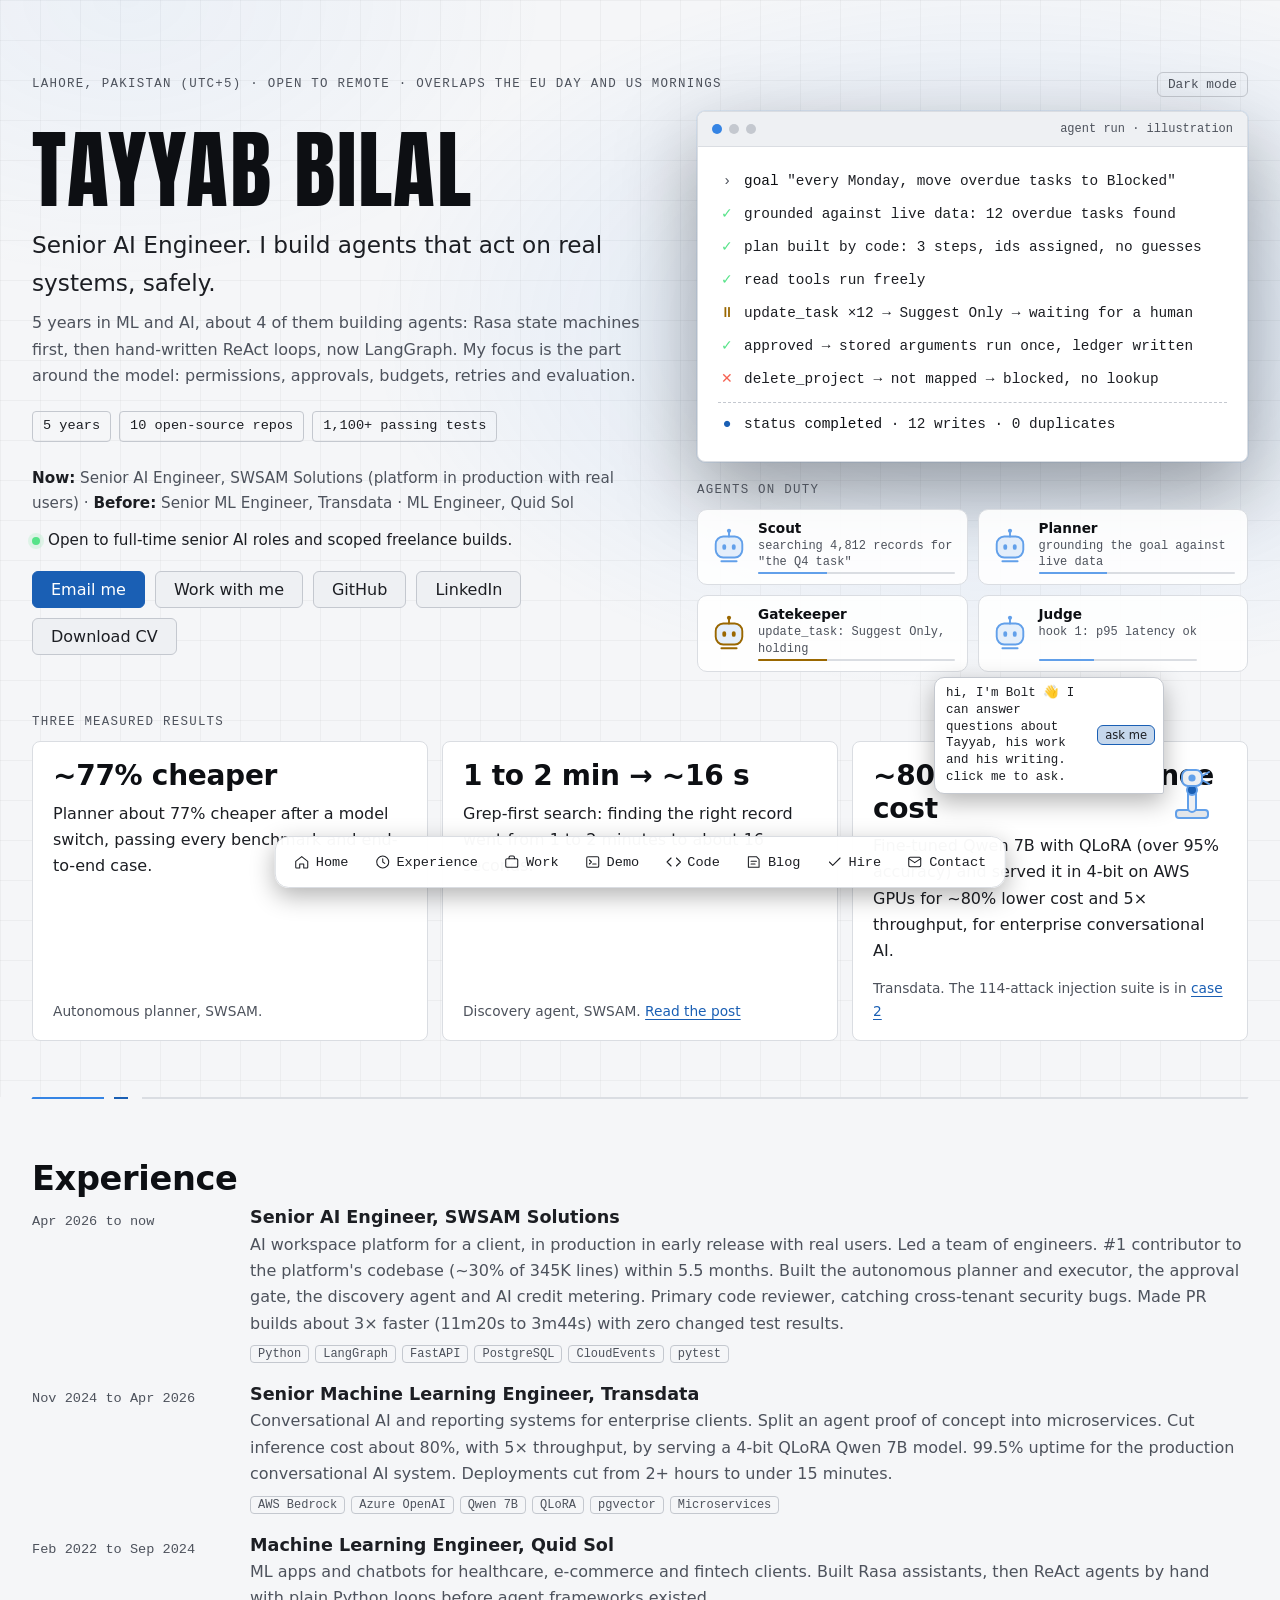
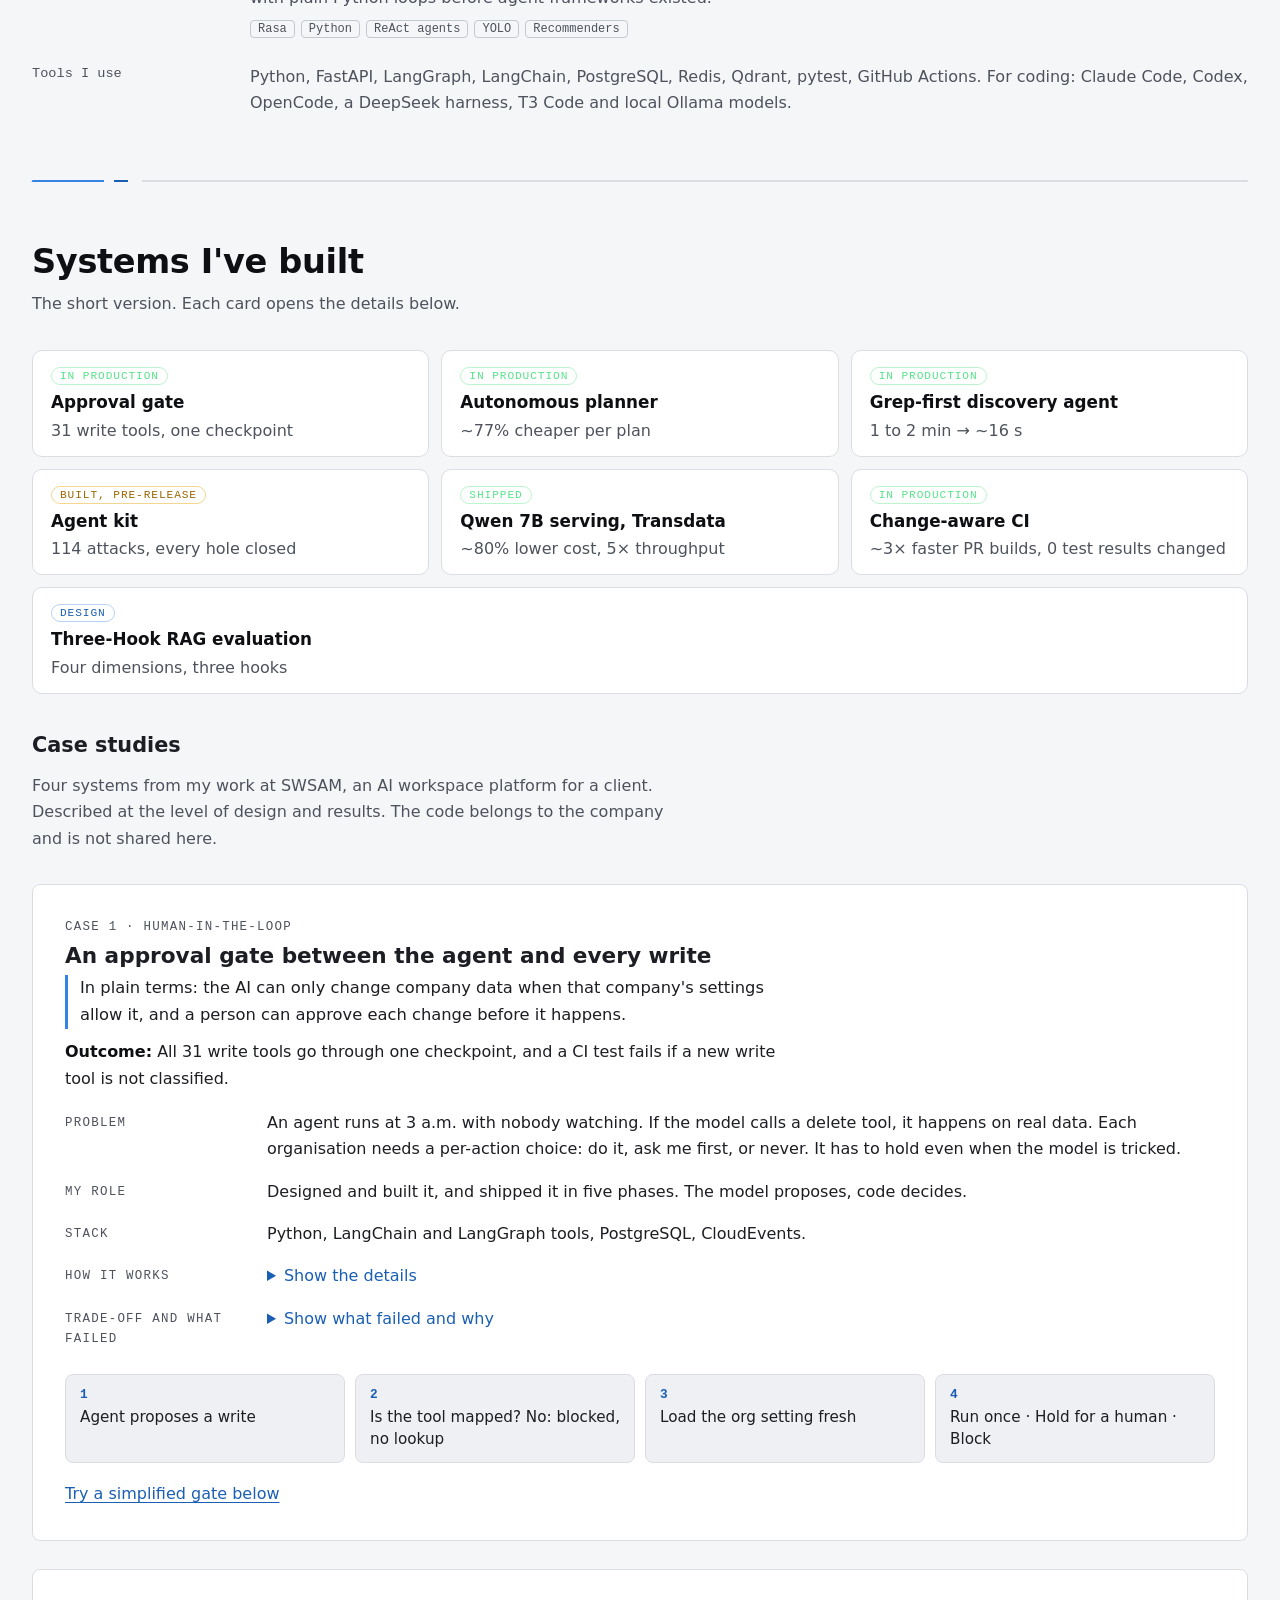
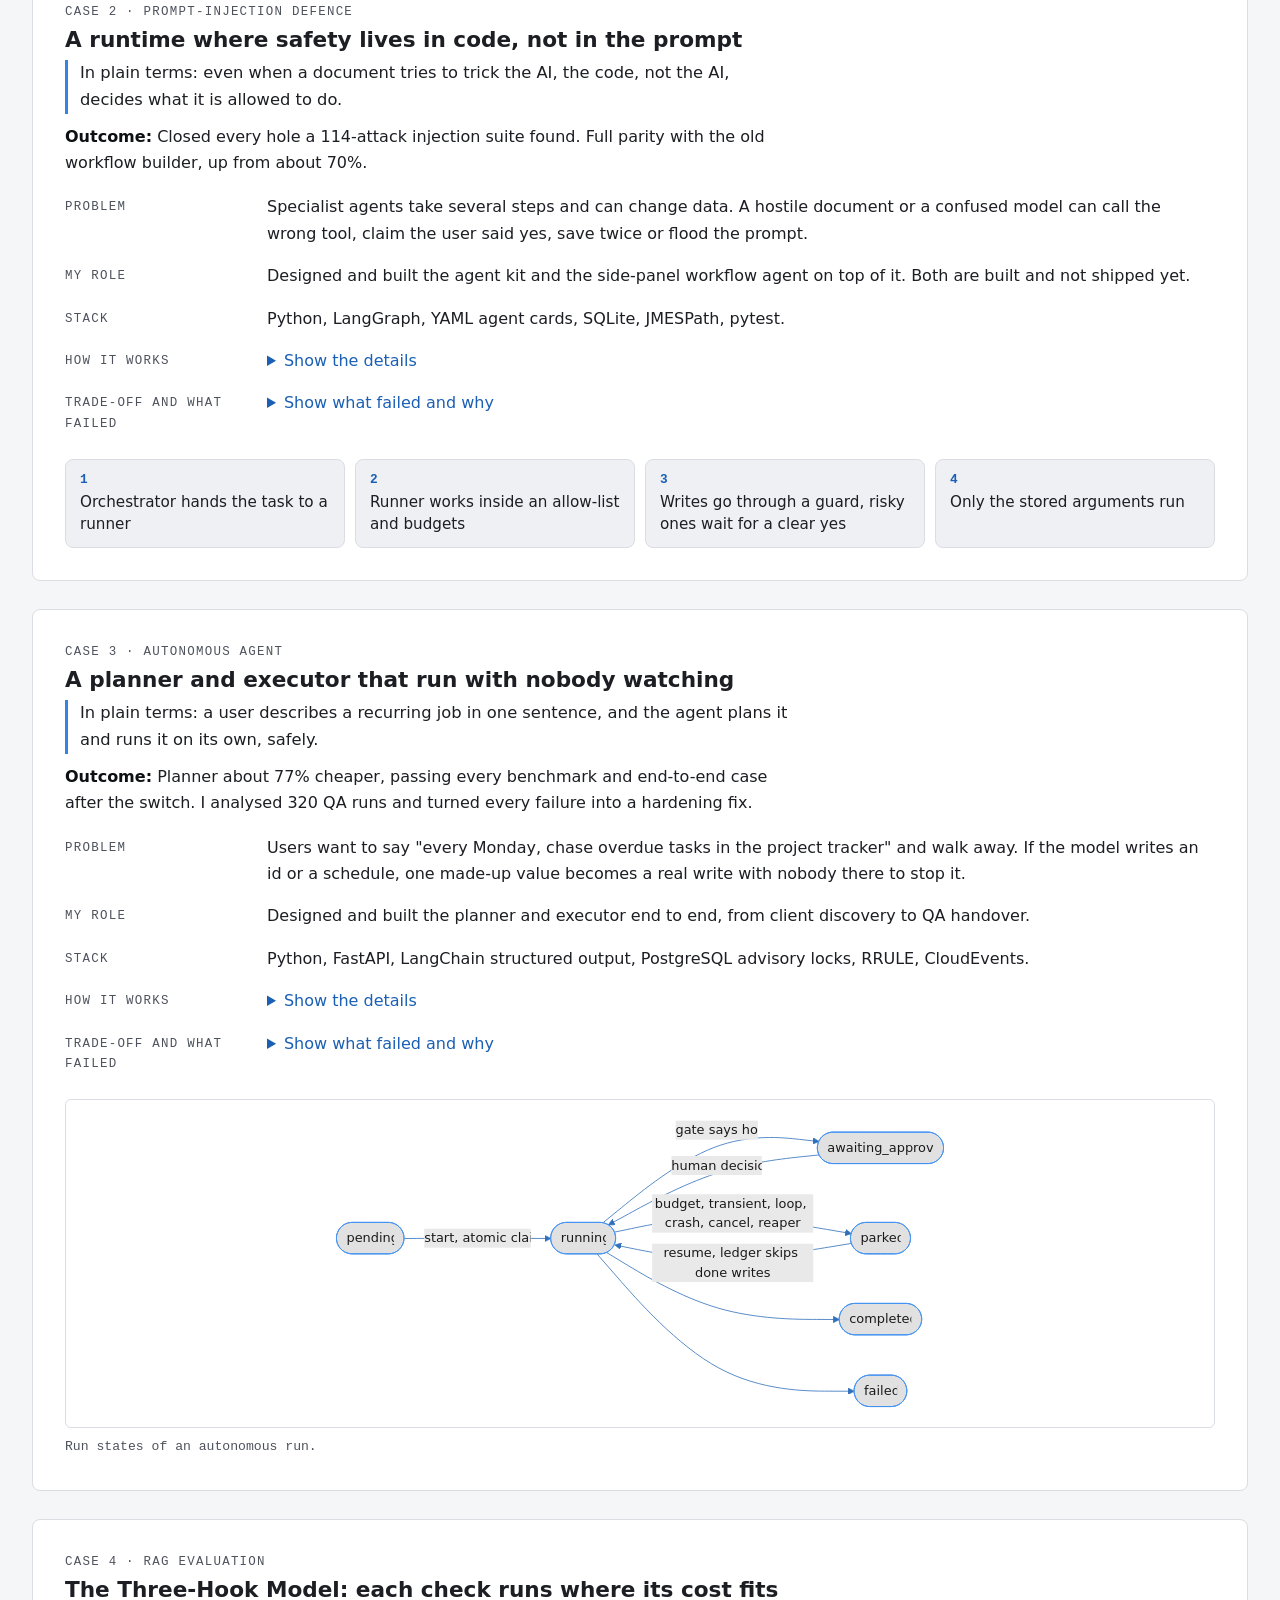
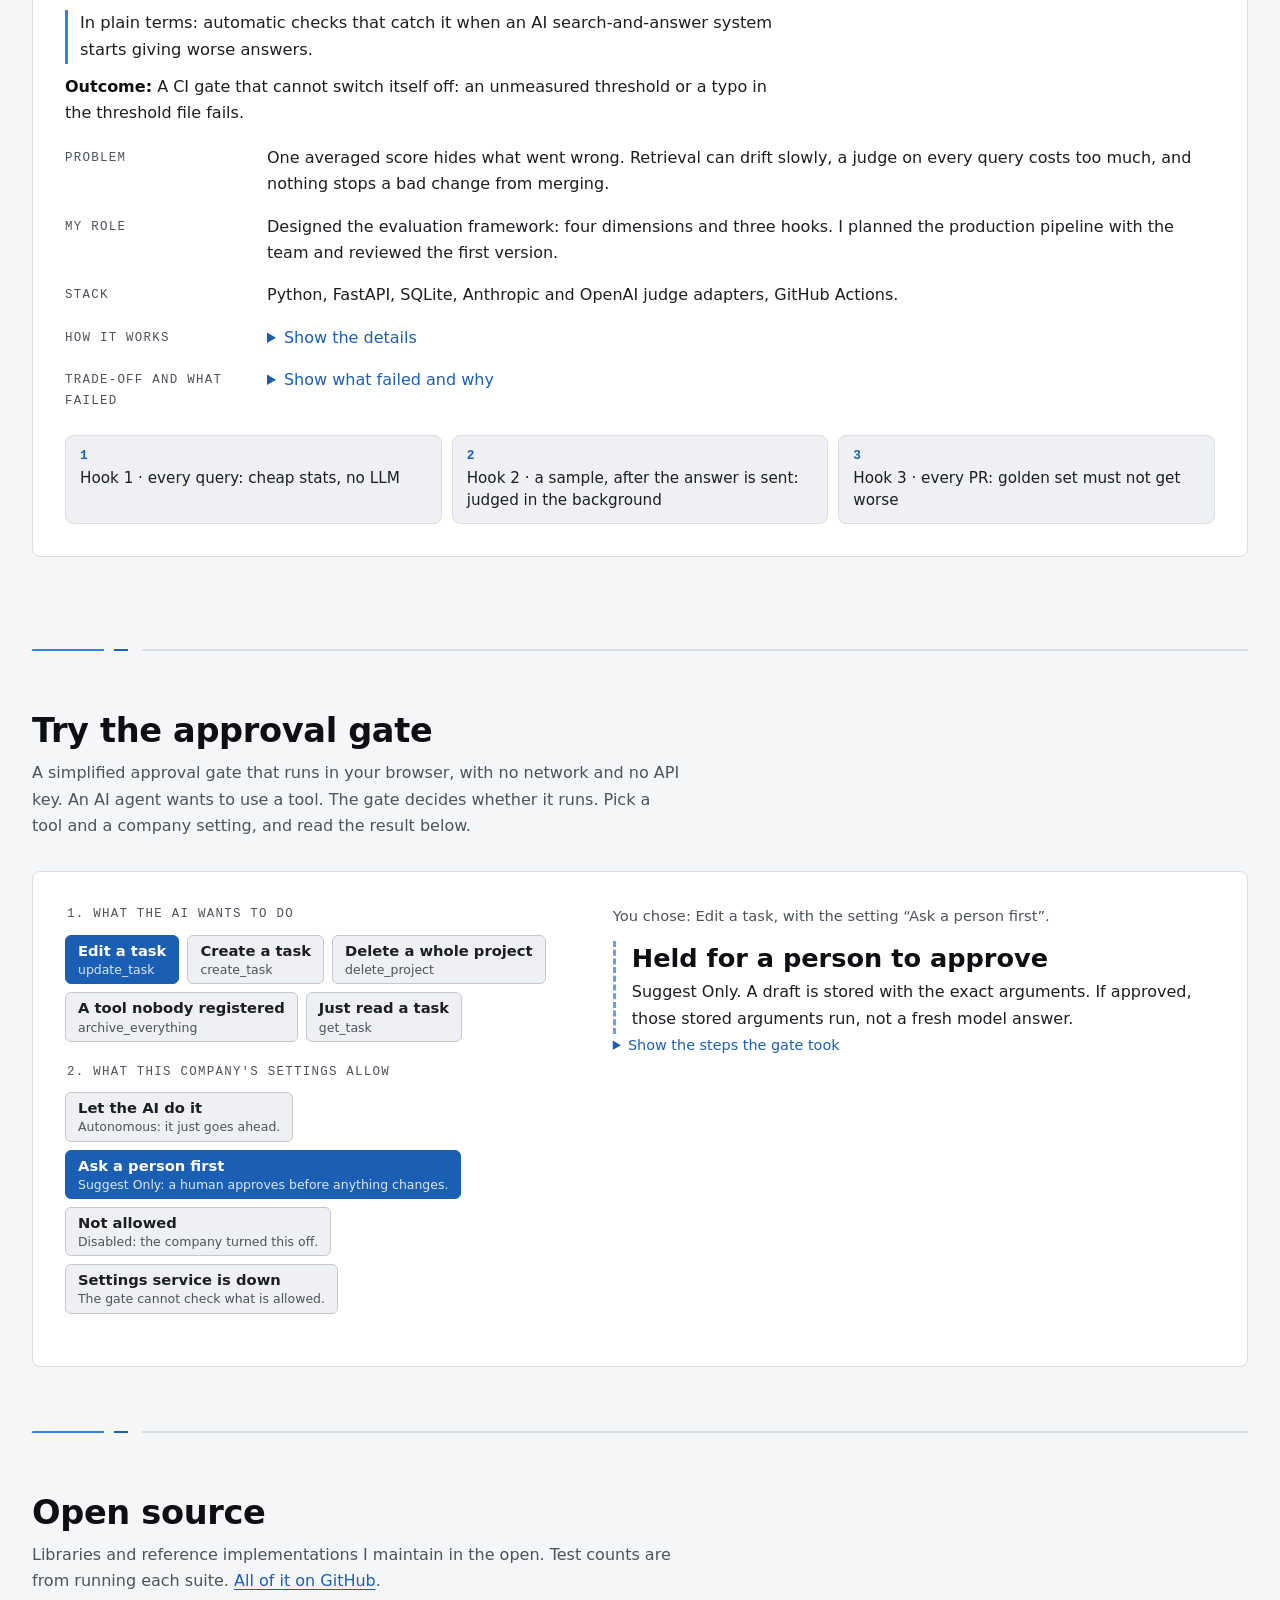
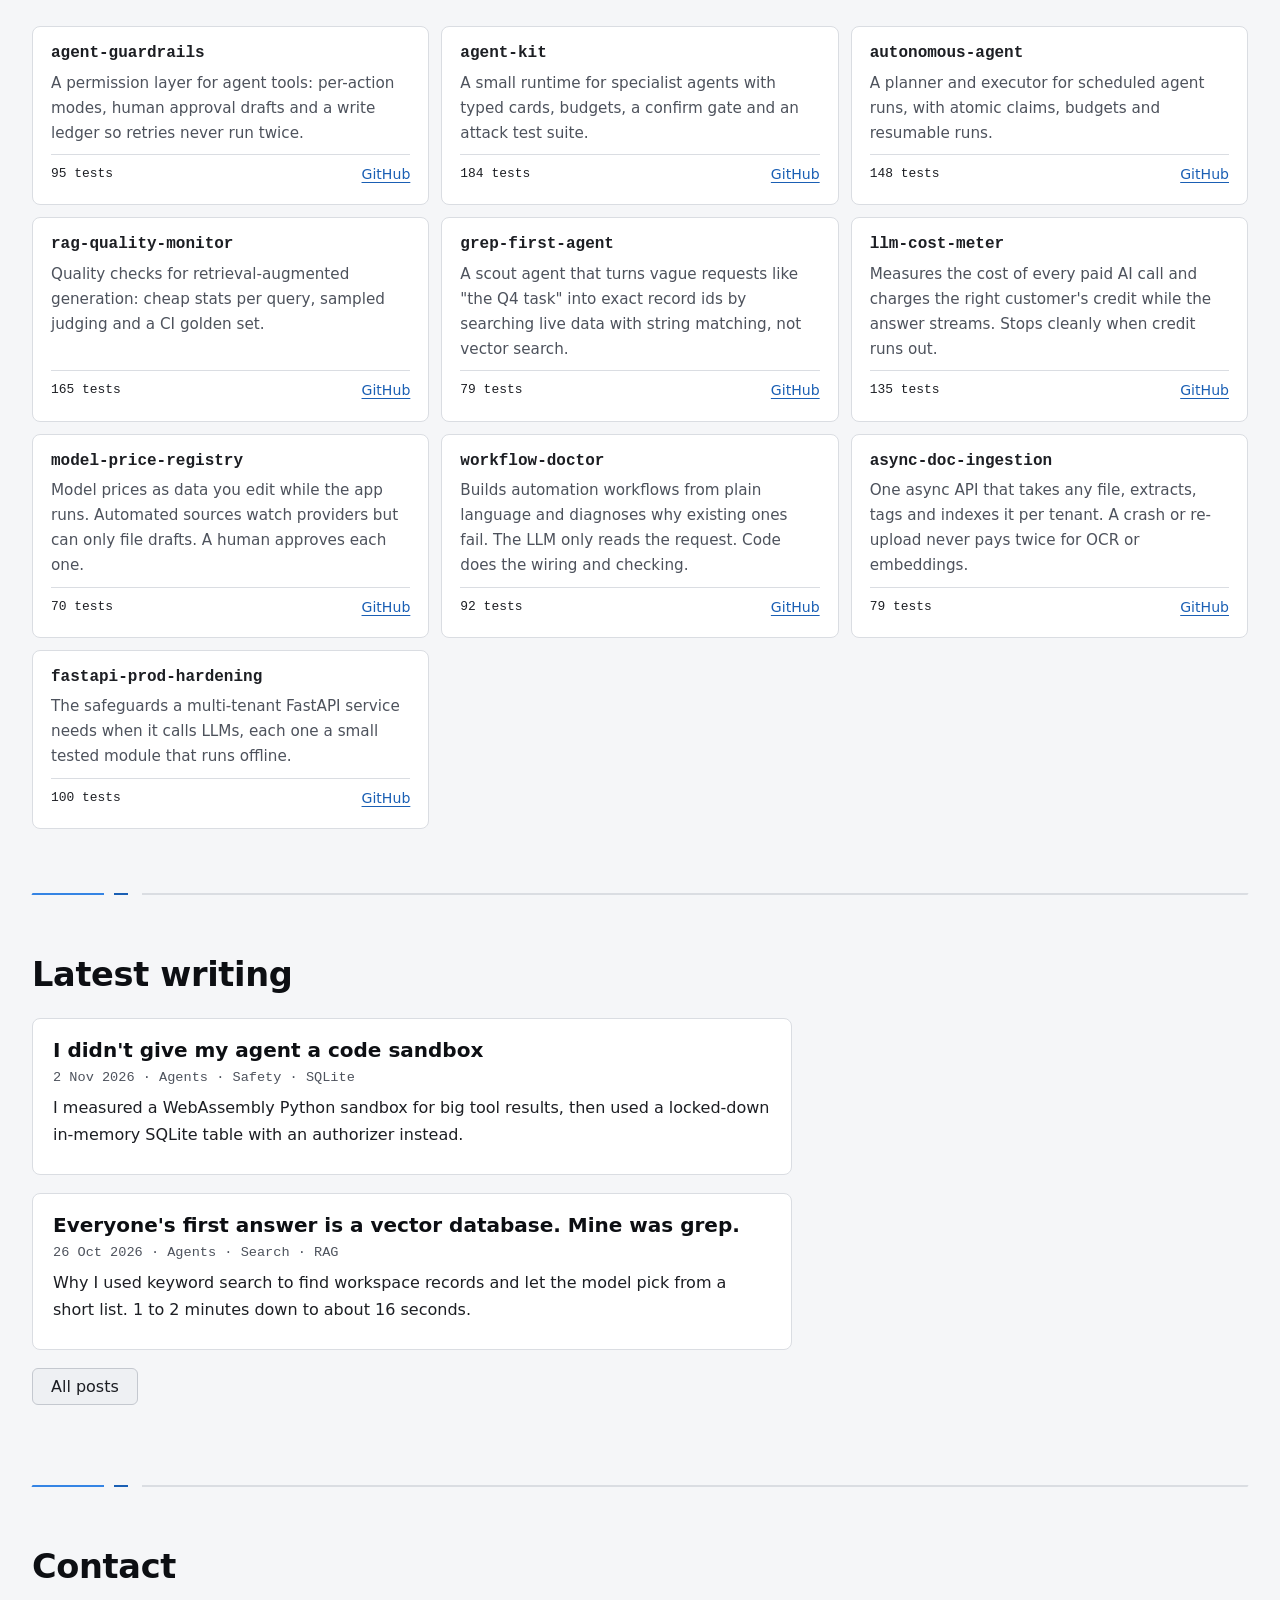
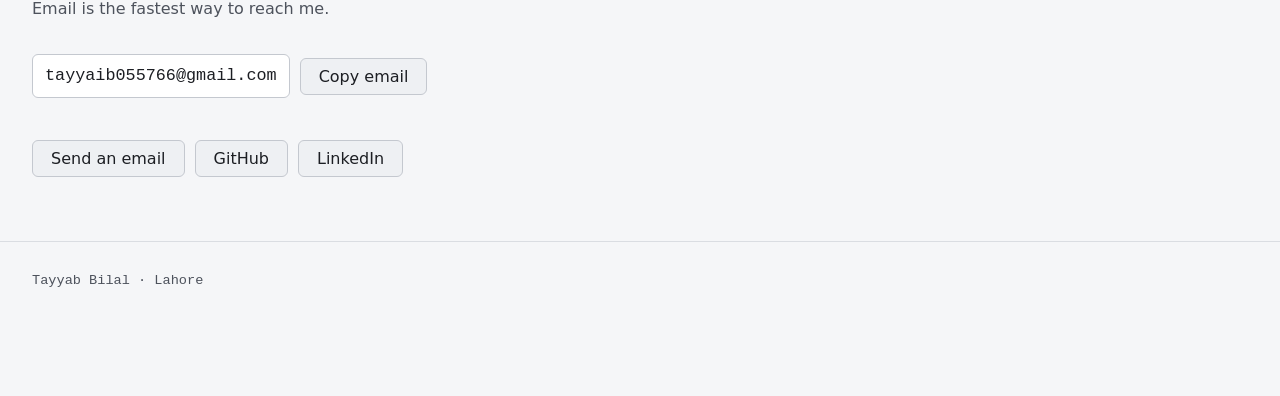
<file: index.html>
<!doctype html>
<html lang="en">
<head>
<meta charset="utf-8">
<meta name="viewport" content="width=device-width, initial-scale=1">
<title>Tayyab Bilal, Senior AI Engineer</title>
<meta name="description" content="Tayyab Bilal, Senior AI Engineer in Lahore. I build agents that act on real systems, safely. Case studies, open-source code and a live approval-gate demo.">
<meta property="og:type" content="website">
<meta property="og:title" content="Tayyab Bilal, Senior AI Engineer">
<meta property="og:description" content="I build agents that act on real systems, safely. 5 years, 10 open-source repos, 1,100+ passing tests.">
<meta property="og:url" content="https://tayyab-bilal.github.io/">
<meta property="og:image" content="https://tayyab-bilal.github.io/assets/og.png">
<meta property="og:image:width" content="1200">
<meta property="og:image:height" content="630">
<meta name="twitter:card" content="summary_large_image">
<meta name="bolt-api" content="https://bolt.tayyaib055766.workers.dev">
<meta name="theme-color" content="#121316">
<script>try{var t=localStorage.getItem("theme");if(t)document.documentElement.dataset.theme=t}catch(e){}</script>
<link rel="icon" href="assets/favicon.svg" type="image/svg+xml">
<link rel="preconnect" href="https://fonts.googleapis.com">
<link rel="preconnect" href="https://fonts.gstatic.com" crossorigin>
<link href="https://fonts.googleapis.com/css2?family=Anton&family=Ubuntu+Sans:wght@400;500;600&family=Ubuntu+Sans+Mono:wght@400;500&display=swap" rel="stylesheet">
<link rel="stylesheet" href="assets/style.css?v=20261104">
</head>
<body>
<a class="skip" href="#main">Skip to content</a>
<main id="main">
<section class="hero" id="top">
  <div class="wrap">
    <div class="topbar"><p class="eyebrow label-mono">Lahore, Pakistan (UTC+5) · Open to remote · Overlaps the EU day and US mornings</p><button class="theme-toggle" id="theme-toggle" type="button" aria-label="Switch light or dark theme">Light mode</button></div>
    <div class="hero-grid">
    <div class="hero-copy">
    <h1>Tayyab Bilal</h1>
    <p class="role">Senior AI Engineer. I build agents that act on real systems, safely.</p>
    <p class="sub">5 years in ML and AI, about 4 of them building agents: Rasa state machines first, then hand-written ReAct loops, now LangGraph. My focus is the part around the model: permissions, approvals, budgets, retries and evaluation.</p>
    <ul class="chips" aria-label="Quick facts">
      <li>5 years</li>
      <li>10 open-source repos</li>
      <li>1,100+ passing tests</li>
    </ul>
    <p class="history"><strong>Now:</strong> Senior AI Engineer, SWSAM Solutions (platform in production with real users) · <strong>Before:</strong> Senior ML Engineer, Transdata · ML Engineer, Quid Sol</p>
    <p class="avail"><span class="dot" aria-hidden="true"></span>Open to full-time senior AI roles and scoped freelance builds.</p>
    <div class="btns">
      <a class="btn primary" href="mailto:tayyaib055766@gmail.com">Email me</a>
      <a class="btn" href="work.html">Work with me</a>
      <a class="btn" href="https://github.com/Tayyab-Bilal">GitHub</a>
      <a class="btn" href="https://www.linkedin.com/in/tayyab-bilal-tdev/">LinkedIn</a>
      <a class="btn" href="cv.pdf" download="Tayyab-Bilal-CV.pdf">Download CV</a>
    </div>
    </div>
    <div class="hero-side">
    <figure class="console panel" aria-label="Illustration of an agent run passing through the approval gate">
      <div class="console-bar"><span></span><span></span><span></span><em>agent run · illustration</em></div>
      <ol class="console-lines">
        <li><b>goal</b> "every Monday, move overdue tasks to Blocked"</li>
        <li class="ok">grounded against live data: 12 overdue tasks found</li>
        <li class="ok">plan built by code: 3 steps, ids assigned, no guesses</li>
        <li class="ok">read tools run freely</li>
        <li class="hold">update_task ×12 → Suggest Only → waiting for a human</li>
        <li class="ok">approved → stored arguments run once, ledger written</li>
        <li class="block">delete_project → not mapped → blocked, no lookup</li>
        <li class="done">status <b>completed</b> · 12 writes · 0 duplicates</li>
      </ol>
    </figure>
    <section class="crew" aria-label="Agents on duty, an illustration">
      <p class="label-mono crew-title">Agents on duty</p>
      <ul>
        <li class="agent" data-agent="scout" data-tasks='searching 4,812 records for "the Q4 task"|3 candidates found, model picks one|resolved to TSK-1182 in 16 s'><svg class="bot" viewBox="0 0 40 40" aria-hidden="true"><line x1="20" y1="3" x2="20" y2="9"/><circle class="ant" cx="20" cy="3" r="2.2"/><rect x="6" y="9" width="28" height="22" rx="8"/><g class="eyes"><rect x="13" y="17" width="4" height="6" rx="2"/><rect x="23" y="17" width="4" height="6" rx="2"/></g><path d="M12 35h16"/></svg><div><b>Scout</b><span class="what">searching 4,812 records for "the Q4 task"</span><i class="bar"></i></div></li>
        <li class="agent" data-agent="planner" data-tasks='grounding the goal against live data|code assigns ids, no guessed values|plan ready: 3 steps, every Monday'><svg class="bot" viewBox="0 0 40 40" aria-hidden="true"><line x1="20" y1="3" x2="20" y2="9"/><circle class="ant" cx="20" cy="3" r="2.2"/><rect x="6" y="9" width="28" height="22" rx="8"/><g class="eyes"><rect x="13" y="17" width="4" height="6" rx="2"/><rect x="23" y="17" width="4" height="6" rx="2"/></g><path d="M12 35h16"/></svg><div><b>Planner</b><span class="what">grounding the goal against live data</span><i class="bar"></i></div></li>
        <li class="agent" data-agent="gate" data-tasks='update_task: Suggest Only, holding|human said yes, running stored args once|delete_project: not mapped, blocked'><svg class="bot" viewBox="0 0 40 40" aria-hidden="true"><line x1="20" y1="3" x2="20" y2="9"/><circle class="ant" cx="20" cy="3" r="2.2"/><rect x="6" y="9" width="28" height="22" rx="8"/><g class="eyes"><rect x="13" y="17" width="4" height="6" rx="2"/><rect x="23" y="17" width="4" height="6" rx="2"/></g><path d="M12 35h16"/></svg><div><b>Gatekeeper</b><span class="what">update_task: Suggest Only, holding</span><i class="bar"></i></div></li>
        <li class="agent" data-agent="judge" data-tasks='hook 1: p95 latency ok|hook 2: judging sample 17 of 50|hook 3: golden set, no regression'><svg class="bot" viewBox="0 0 40 40" aria-hidden="true"><line x1="20" y1="3" x2="20" y2="9"/><circle class="ant" cx="20" cy="3" r="2.2"/><rect x="6" y="9" width="28" height="22" rx="8"/><g class="eyes"><rect x="13" y="17" width="4" height="6" rx="2"/><rect x="23" y="17" width="4" height="6" rx="2"/></g><path d="M12 35h16"/></svg><div><b>Judge</b><span class="what">hook 1: p95 latency ok</span><i class="bar"></i></div></li>
      </ul>
    </section>
    </div>
    </div>

    <h2 class="results-title">Three measured results</h2>
    <ul class="results">
      <li class="result panel hud">
        <span class="big">~77% cheaper</span>
        <p>Planner about 77% cheaper after a model switch, passing every benchmark and end-to-end case.</p>
        <span class="src">Autonomous planner, SWSAM.</span>
      </li>
      <li class="result panel hud">
        <span class="big">1 to 2 min &rarr; ~16 s</span>
        <p>Grep-first search: finding the right record went from 1 to 2 minutes to about 16 seconds.</p>
        <span class="src">Discovery agent, SWSAM. <a href="#writing">Read the post</a></span>
      </li>
      <li class="result panel hud">
        <span class="big">~80% lower inference cost</span>
        <p>Fine-tuned Qwen 7B with QLoRA (over 95% accuracy) and served it in 4-bit on AWS GPUs for ~80% lower cost and 5&times; throughput, for enterprise conversational AI.</p>
        <span class="src">Transdata. The 114-attack injection suite is in <a href="#case-kit">case 2</a></span>
      </li>
    </ul>
  </div>
</section>

<section id="experience">
  <div class="wrap">
    <h2>Experience</h2>
    <ul class="jobs">
      <li class="job">
        <span class="when">Apr 2026 to now</span>
        <div>
          <h3>Senior AI Engineer, SWSAM Solutions</h3>
          <p>AI workspace platform for a client, in production in early release with real users. Led a team of engineers. #1 contributor to the platform's codebase (~30% of 345K lines) within 5.5 months. Built the autonomous planner and executor, the approval gate, the discovery agent and AI credit metering. Primary code reviewer, catching cross-tenant security bugs. Made PR builds about 3&times; faster (11m20s to 3m44s) with zero changed test results.</p>
          <ul class="tags"><li>Python</li><li>LangGraph</li><li>FastAPI</li><li>PostgreSQL</li><li>CloudEvents</li><li>pytest</li></ul>
        </div>
      </li>
      <li class="job">
        <span class="when">Nov 2024 to Apr 2026</span>
        <div>
          <h3>Senior Machine Learning Engineer, Transdata</h3>
          <p>Conversational AI and reporting systems for enterprise clients. Split an agent proof of concept into microservices. Cut inference cost about 80%, with 5&times; throughput, by serving a 4-bit QLoRA Qwen 7B model. 99.5% uptime for the production conversational AI system. Deployments cut from 2+ hours to under 15 minutes.</p>
          <ul class="tags"><li>AWS Bedrock</li><li>Azure OpenAI</li><li>Qwen 7B</li><li>QLoRA</li><li>pgvector</li><li>Microservices</li></ul>
        </div>
      </li>
      <li class="job">
        <span class="when">Feb 2022 to Sep 2024</span>
        <div>
          <h3>Machine Learning Engineer, Quid Sol</h3>
          <p>ML apps and chatbots for healthcare, e-commerce and fintech clients. Built Rasa assistants, then ReAct agents by hand with plain Python loops before agent frameworks existed.</p>
          <ul class="tags"><li>Rasa</li><li>Python</li><li>ReAct agents</li><li>YOLO</li><li>Recommenders</li></ul>
        </div>
      </li>
      <li class="job">
        <span class="when">Tools I use</span>
        <div>
          <p>Python, FastAPI, LangGraph, LangChain, PostgreSQL, Redis, Qdrant, pytest, GitHub Actions. For coding: Claude Code, Codex, OpenCode, a DeepSeek harness, T3 Code and local Ollama models.</p>
        </div>
      </li>
    </ul>
  </div>
</section>

<section id="work">
  <div class="wrap">
    <h2>Systems I've built</h2>
    <p class="lede">The short version. Each card opens the details below.</p>
    <ul class="systems">
      <li><a href="#case-gate"><span class="badge live">In production</span><b>Approval gate</b><span class="num">31 write tools, one checkpoint</span></a></li>
      <li><a href="#case-auto"><span class="badge live">In production</span><b>Autonomous planner</b><span class="num">~77% cheaper per plan</span></a></li>
      <li><a href="#writing"><span class="badge live">In production</span><b>Grep-first discovery agent</b><span class="num">1 to 2 min &rarr; ~16 s</span></a></li>
      <li><a href="#case-kit"><span class="badge pre">Built, pre-release</span><b>Agent kit</b><span class="num">114 attacks, every hole closed</span></a></li>
      <li><a href="#experience"><span class="badge live">Shipped</span><b>Qwen 7B serving, Transdata</b><span class="num">~80% lower cost, 5&times; throughput</span></a></li>
      <li><a href="#experience"><span class="badge live">In production</span><b>Change-aware CI</b><span class="num">~3&times; faster PR builds, 0 test results changed</span></a></li>
      <li><a href="#case-rag"><span class="badge oss">Design</span><b>Three-Hook RAG evaluation</b><span class="num">Four dimensions, three hooks</span></a></li>
    </ul>
    <h3 class="sub-h">Case studies</h3>
    <p class="lede">Four systems from my work at SWSAM, an AI workspace platform for a client. Described at the level of design and results. The code belongs to the company and is not shared here.</p>

    <article class="case panel hud" id="case-gate">
      <header>
        <p class="kicker">Case 1 · Human-in-the-loop</p>
        <h3>An approval gate between the agent and every write</h3>
        <p class="plain">In plain terms: the AI can only change company data when that company's settings allow it, and a person can approve each change before it happens.</p>
        <p class="outcome"><strong>Outcome:</strong> All 31 write tools go through one checkpoint, and a CI test fails if a new write tool is not classified.</p>
      </header>
      <div class="case-grid">
        <dl class="report">
          <dt>Problem</dt>
          <dd>An agent runs at 3 a.m. with nobody watching. If the model calls a delete tool, it happens on real data. Each organisation needs a per-action choice: do it, ask me first, or never. It has to hold even when the model is tricked.</dd>
          <dt>My role</dt>
          <dd>Designed and built it, and shipped it in five phases. The model proposes, code decides.</dd>
          <dt>Stack</dt>
          <dd>Python, LangChain and LangGraph tools, PostgreSQL, CloudEvents.</dd>
          <dt>How it works</dt>
          <dd><details><summary>Show the details</summary><ul>
            <li>A fixed map ties each write tool to one permission action. Unmapped tools are refused before any lookup, and delete tools are denied on purpose.</li>
            <li>The mode (Autonomous, Suggest Only, Disabled) is read fresh on every call. Suggest Only stores a draft with signed arguments, and approval replays exactly those arguments, once.</li>
            <li>A permissions outage is retried, then the run is parked. It is never reported as "disabled".</li>
          </ul></details></dd>
          <dt>Trade-off and what failed</dt>
          <dd><details><summary>Show what failed and why</summary><p>An outage used to show up as "disabled in your settings", so users went to check settings that were fine. I split unavailable, misconfigured and disabled into three answers. I also tried LangGraph <code>interrupt()</code>: nested agents without checkpointers never passed the interrupt up, so I kept durable drafts instead.</p></details></dd>
        </dl>
        <figure class="strip-fig">
          <ol class="strip"><li>Agent proposes a write</li><li>Is the tool mapped? No: blocked, no lookup</li><li>Load the org setting fresh</li><li>Run once · Hold for a human · Block</li></ol>
        </figure>
      </div>
      <a class="readcode" href="#demo">Try a simplified gate below</a>
    </article>

    <article class="case panel hud" id="case-kit">
      <header>
        <p class="kicker">Case 2 · Prompt-injection defence</p>
        <h3>A runtime where safety lives in code, not in the prompt</h3>
        <p class="plain">In plain terms: even when a document tries to trick the AI, the code, not the AI, decides what it is allowed to do.</p>
        <p class="outcome"><strong>Outcome:</strong> Closed every hole a 114-attack injection suite found. Full parity with the old workflow builder, up from about 70%.</p>
      </header>
      <div class="case-grid">
        <dl class="report">
          <dt>Problem</dt>
          <dd>Specialist agents take several steps and can change data. A hostile document or a confused model can call the wrong tool, claim the user said yes, save twice or flood the prompt.</dd>
          <dt>My role</dt>
          <dd>Designed and built the agent kit and the side-panel workflow agent on top of it. Both are built and not shipped yet.</dd>
          <dt>Stack</dt>
          <dd>Python, LangGraph, YAML agent cards, SQLite, JMESPath, pytest.</dd>
          <dt>How it works</dt>
          <dd><details><summary>Show the details</summary><ul>
            <li>Each agent is one folder with a strict card. A write tool that is neither guarded nor confirm-gated makes the card invalid.</li>
            <li>Risky actions are never run when the model asks. Code stores the exact arguments, writes the question itself, and waits. A fail-closed consent judge reads only that question and the user's reply. Anything but a clear yes cancels.</li>
            <li>Big tool results go into per-task SQLite. The model queries them with SQL that a deny-by-default authorizer keeps read only.</li>
          </ul></details></dd>
          <dt>Trade-off and what failed</dt>
          <dd><details><summary>Show what failed and why</summary><p>I tried a Pyodide (WASM) sandbox for the model's queries and rejected it: about 3 s cold start, about 350 MB, and no real isolation. The agent is about 2.6x slower than the old builder and uses 12 to 13x the tokens. The judge is strict, so a polite "yes, thanks" cancels.</p></details></dd>
        </dl>
        <figure class="strip-fig">
          <ol class="strip"><li>Orchestrator hands the task to a runner</li><li>Runner works inside an allow-list and budgets</li><li>Writes go through a guard, risky ones wait for a clear yes</li><li>Only the stored arguments run</li></ol>
        </figure>
      </div>
    </article>

    <article class="case panel hud" id="case-auto">
      <header>
        <p class="kicker">Case 3 · Autonomous agent</p>
        <h3>A planner and executor that run with nobody watching</h3>
        <p class="plain">In plain terms: a user describes a recurring job in one sentence, and the agent plans it and runs it on its own, safely.</p>
        <p class="outcome"><strong>Outcome:</strong> Planner about 77% cheaper, passing every benchmark and end-to-end case after the switch. I analysed 320 QA runs and turned every failure into a hardening fix.</p>
      </header>
      <div class="case-grid">
        <dl class="report">
          <dt>Problem</dt>
          <dd>Users want to say "every Monday, chase overdue tasks in the project tracker" and walk away. If the model writes an id or a schedule, one made-up value becomes a real write with nobody there to stop it.</dd>
          <dt>My role</dt>
          <dd>Designed and built the planner and executor end to end, from client discovery to QA handover.</dd>
          <dt>Stack</dt>
          <dd>Python, FastAPI, LangChain structured output, PostgreSQL advisory locks, RRULE, CloudEvents.</dd>
          <dt>How it works</dt>
          <dd><details><summary>Show the details</summary><ul>
            <li>The goal is grounded against real data first. The model only extracts intent. Code assigns ids, links steps and builds the schedule, and refuses plans that cannot work.</li>
            <li>Only one worker owns a run, through an atomic claim and a fencing token. A reaper parks runs whose worker died.</li>
            <li>Hard limits: 90 turns, 150 writes per run, a resume cap and a loop guard. A write ledger turns a repeated write into a no-op, and the final status comes from stored step states, not the agent's words.</li>
          </ul></details></dd>
          <dt>Trade-off and what failed</dt>
          <dd><details><summary>Show what failed and why</summary><p>The planner was quietly running on the platform's default model, because the service was never registered for model selection. I fixed the routing and moved it to a cheaper model. Each planning call got about 55% slower, which is fine because planning runs in the background.</p></details></dd>
        </dl>
        <figure>
          <div class="diagram"><img src="assets/run-states.svg" width="768" height="371" style="max-width:620px" loading="lazy" alt="Run states: pending moves to running on an atomic claim. Running ends completed or failed, waits in awaiting_approval when the gate holds, or is parked on budget, transient failure, loop, crash, cancel or the reaper. A human decision or a resume returns it to running, and writes already done are skipped."></div>
          <figcaption>Run states of an autonomous run.</figcaption>
        </figure>
      </div>
    </article>

    <article class="case panel hud" id="case-rag">
      <header>
        <p class="kicker">Case 4 · RAG evaluation</p>
        <h3>The Three-Hook Model: each check runs where its cost fits</h3>
        <p class="plain">In plain terms: automatic checks that catch it when an AI search-and-answer system starts giving worse answers.</p>
        <p class="outcome"><strong>Outcome:</strong> A CI gate that cannot switch itself off: an unmeasured threshold or a typo in the threshold file fails.</p>
      </header>
      <div class="case-grid">
        <dl class="report">
          <dt>Problem</dt>
          <dd>One averaged score hides what went wrong. Retrieval can drift slowly, a judge on every query costs too much, and nothing stops a bad change from merging.</dd>
          <dt>My role</dt>
          <dd>Designed the evaluation framework: four dimensions and three hooks. I planned the production pipeline with the team and reviewed the first version.</dd>
          <dt>Stack</dt>
          <dd>Python, FastAPI, SQLite, Anthropic and OpenAI judge adapters, GitHub Actions.</dd>
          <dt>How it works</dt>
          <dd><details><summary>Show the details</summary><ul>
            <li>Hook 1, every query, no LLM: score gap, empty results and p95 latency over a rolling window.</li>
            <li>Hook 2, a small sample of live traffic, judged in the background: claim-level faithfulness, relevance, context precision and drift.</li>
            <li>Hook 3, every PR: a golden JSONL set, thresholds and a saved baseline. A metric that gets worse fails CI even above its threshold.</li>
          </ul></details></dd>
          <dt>Trade-off and what failed</dt>
          <dd><details><summary>Show what failed and why</summary><p>In review I found that the "context" being judged was an intermediate answer, not the retrieved chunks, so the scores compared one answer with another. Hook 2 now checks that every context is a chunk the retriever really returned. A text check alone cannot catch a reworded answer.</p></details></dd>
        </dl>
        <figure class="strip-fig">
          <ol class="strip"><li>Hook 1 · every query: cheap stats, no LLM</li><li>Hook 2 · a sample, after the answer is sent: judged in the background</li><li>Hook 3 · every PR: golden set must not get worse</li></ol>
        </figure>
      </div>
    </article>
  </div>
</section>

<section id="demo">
  <div class="wrap">
    <h2>Try the approval gate</h2>
    <p class="lede">A simplified approval gate that runs in your browser, with no network and no API key. An AI agent wants to use a tool. The gate decides whether it runs. Pick a tool and a company setting, and read the result below.</p>
    <div class="demo panel hud">
      <form id="gate-form" onsubmit="return false">
        <fieldset>
          <legend>1. What the AI wants to do</legend>
          <div class="opts">
            <label><input type="radio" name="tool" value="update_task" checked><span><b>Edit a task</b><small>update_task</small></span></label>
            <label><input type="radio" name="tool" value="create_task"><span><b>Create a task</b><small>create_task</small></span></label>
            <label><input type="radio" name="tool" value="delete_project"><span><b>Delete a whole project</b><small>delete_project</small></span></label>
            <label><input type="radio" name="tool" value="archive_everything"><span><b>A tool nobody registered</b><small>archive_everything</small></span></label>
            <label><input type="radio" name="tool" value="get_task"><span><b>Just read a task</b><small>get_task</small></span></label>
          </div>
        </fieldset>
        <fieldset>
          <legend>2. What this company's settings allow</legend>
          <div class="opts">
            <label><input type="radio" name="mode" value="auto"><span><b>Let the AI do it</b><small>Autonomous: it just goes ahead.</small></span></label>
            <label><input type="radio" name="mode" value="suggest" checked><span><b>Ask a person first</b><small>Suggest Only: a human approves before anything changes.</small></span></label>
            <label><input type="radio" name="mode" value="disabled"><span><b>Not allowed</b><small>Disabled: the company turned this off.</small></span></label>
            <label><input type="radio" name="mode" value="down"><span><b>Settings service is down</b><small>The gate cannot check what is allowed.</small></span></label>
          </div>
        </fieldset>
      </form>
      <div aria-live="polite">
        <p class="recap" id="recap"></p>
        <div class="verdict" id="verdict">
          <div class="label"></div>
          <p class="reason"></p>
        </div>
        <details class="steps">
          <summary>Show the steps the gate took</summary>
          <div class="term" aria-label="Steps the gate took">
            <ol id="trace"></ol>
            <p class="out" id="msg" hidden></p>
          </div>
        </details>
      </div>
    </div>
  </div>
</section>

<section id="oss">
  <div class="wrap">
    <h2>Open source</h2>
    <p class="lede">Libraries and reference implementations I maintain in the open. Test counts are from running each suite. <a href="https://github.com/Tayyab-Bilal">All of it on GitHub</a>.</p>
    <ul class="repos">
      <li class="repo panel hud">
        <h3>agent-guardrails</h3>
        <p>A permission layer for agent tools: per-action modes, human approval drafts and a write ledger so retries never run twice.</p>
        <div class="meta"><span class="mono">95 tests</span><a href="https://github.com/Tayyab-Bilal/agent-guardrails">GitHub</a></div>
      </li>
      <li class="repo panel hud">
        <h3>agent-kit</h3>
        <p>A small runtime for specialist agents with typed cards, budgets, a confirm gate and an attack test suite.</p>
        <div class="meta"><span class="mono">184 tests</span><a href="https://github.com/Tayyab-Bilal/agent-kit">GitHub</a></div>
      </li>
      <li class="repo panel hud">
        <h3>autonomous-agent</h3>
        <p>A planner and executor for scheduled agent runs, with atomic claims, budgets and resumable runs.</p>
        <div class="meta"><span class="mono">148 tests</span><a href="https://github.com/Tayyab-Bilal/autonomous-agent">GitHub</a></div>
      </li>
      <li class="repo panel hud">
        <h3>rag-quality-monitor</h3>
        <p>Quality checks for retrieval-augmented generation: cheap stats per query, sampled judging and a CI golden set.</p>
        <div class="meta"><span class="mono">165 tests</span><a href="https://github.com/Tayyab-Bilal/rag-quality-monitor">GitHub</a></div>
      </li>
      <li class="repo panel hud">
        <h3>grep-first-agent</h3>
        <p>A scout agent that turns vague requests like "the Q4 task" into exact record ids by searching live data with string matching, not vector search.</p>
        <div class="meta"><span class="mono">79 tests</span><a href="https://github.com/Tayyab-Bilal/grep-first-agent">GitHub</a></div>
      </li>
      <li class="repo panel hud">
        <h3>llm-cost-meter</h3>
        <p>Measures the cost of every paid AI call and charges the right customer's credit while the answer streams. Stops cleanly when credit runs out.</p>
        <div class="meta"><span class="mono">135 tests</span><a href="https://github.com/Tayyab-Bilal/llm-cost-meter">GitHub</a></div>
      </li>
      <li class="repo panel hud">
        <h3>model-price-registry</h3>
        <p>Model prices as data you edit while the app runs. Automated sources watch providers but can only file drafts. A human approves each one.</p>
        <div class="meta"><span class="mono">70 tests</span><a href="https://github.com/Tayyab-Bilal/model-price-registry">GitHub</a></div>
      </li>
      <li class="repo panel hud">
        <h3>workflow-doctor</h3>
        <p>Builds automation workflows from plain language and diagnoses why existing ones fail. The LLM only reads the request. Code does the wiring and checking.</p>
        <div class="meta"><span class="mono">92 tests</span><a href="https://github.com/Tayyab-Bilal/workflow-doctor">GitHub</a></div>
      </li>
      <li class="repo panel hud">
        <h3>async-doc-ingestion</h3>
        <p>One async API that takes any file, extracts, tags and indexes it per tenant. A crash or re-upload never pays twice for OCR or embeddings.</p>
        <div class="meta"><span class="mono">79 tests</span><a href="https://github.com/Tayyab-Bilal/async-doc-ingestion">GitHub</a></div>
      </li>
      <li class="repo panel hud">
        <h3>fastapi-prod-hardening</h3>
        <p>The safeguards a multi-tenant FastAPI service needs when it calls LLMs, each one a small tested module that runs offline.</p>
        <div class="meta"><span class="mono">100 tests</span><a href="https://github.com/Tayyab-Bilal/fastapi-prod-hardening">GitHub</a></div>
      </li>
    </ul>
  </div>
</section>

<section id="writing">
  <div class="wrap">
    <h2>Latest writing</h2>
    <ul class="post-list">
      <li class="post panel hud">
        <h3><a href="blog/no-code-sandbox.html">I didn't give my agent a code sandbox</a></h3>
        <p class="meta"><time datetime="2026-11-02">2 Nov 2026</time> · Agents · Safety · SQLite</p>
        <p>I measured a WebAssembly Python sandbox for big tool results, then used a locked-down in-memory SQLite table with an authorizer instead.</p>
      </li>
      <li class="post panel hud">
        <h3><a href="blog/grep-first.html">Everyone's first answer is a vector database. Mine was grep.</a></h3>
        <p class="meta"><time datetime="2026-10-26">26 Oct 2026</time> · Agents · Search · RAG</p>
        <p>Why I used keyword search to find workspace records and let the model pick from a short list. 1 to 2 minutes down to about 16 seconds.</p>
      </li>
    </ul>
    <p style="margin-top:18px"><a class="btn" href="blog/index.html">All posts</a></p>
  </div>
</section>

<section id="contact">
  <div class="wrap">
    <h2>Contact</h2>
    <p class="lede">Email is the fastest way to reach me.</p>
    <div class="contact-row">
      <span class="email" id="email">tayyaib055766@gmail.com</span>
      <button class="btn copy" id="copy-email" type="button">Copy email</button>
    </div>
    <p class="status" id="copy-status" role="status"></p>
    <div class="btns">
      <a class="btn" href="mailto:tayyaib055766@gmail.com">Send an email</a>
      <a class="btn" href="https://github.com/Tayyab-Bilal">GitHub</a>
      <a class="btn" href="https://www.linkedin.com/in/tayyab-bilal-tdev/">LinkedIn</a>
    </div>
  </div>
</section>
</main>

<footer>
  <div class="wrap">Tayyab Bilal · Lahore</div>
</footer>
<nav class="dock" aria-label="Sections">
  <a href="#top"><svg viewBox="0 0 24 24" aria-hidden="true"><path d="M3 11l9-7 9 7v9a1 1 0 0 1-1 1h-5v-6h-6v6H4a1 1 0 0 1-1-1z"/></svg><span>Home</span></a>
  <a href="#experience"><svg viewBox="0 0 24 24" aria-hidden="true"><circle cx="12" cy="12" r="9"/><path d="M12 7v5l3 2"/></svg><span>Experience</span></a>
  <a href="#work"><svg viewBox="0 0 24 24" aria-hidden="true"><rect x="3" y="7" width="18" height="13" rx="2"/><path d="M8 7V5a2 2 0 0 1 2-2h4a2 2 0 0 1 2 2v2"/></svg><span>Work</span></a>
  <a href="#demo"><svg viewBox="0 0 24 24" aria-hidden="true"><rect x="3" y="4" width="18" height="16" rx="2"/><path d="M7 9l3 3-3 3M12 15h5"/></svg><span>Demo</span></a>
  <a href="#oss"><svg viewBox="0 0 24 24" aria-hidden="true"><path d="M8 6l-6 6 6 6M16 6l6 6-6 6"/></svg><span>Code</span></a>
  <a href="blog/index.html"><svg viewBox="0 0 24 24" aria-hidden="true"><path d="M4 4h12l4 4v12H4z"/><path d="M8 11h8M8 15h6"/></svg><span>Blog</span></a>
  <a href="work.html"><svg viewBox="0 0 24 24" aria-hidden="true"><path d="M4 12l5 5L20 6"/></svg><span>Hire</span></a>
  <a href="#contact"><svg viewBox="0 0 24 24" aria-hidden="true"><rect x="3" y="5" width="18" height="14" rx="2"/><path d="M3 7l9 6 9-6"/></svg><span>Contact</span></a>
</nav>

<script src="assets/hit.js" defer></script>
<script src="assets/main.js?v=20261104"></script>
<script src="assets/bolt-lines.js?v=20261031"></script>
<script src="assets/pet.js?v=20261109"></script>
</body>
</html>
</file>
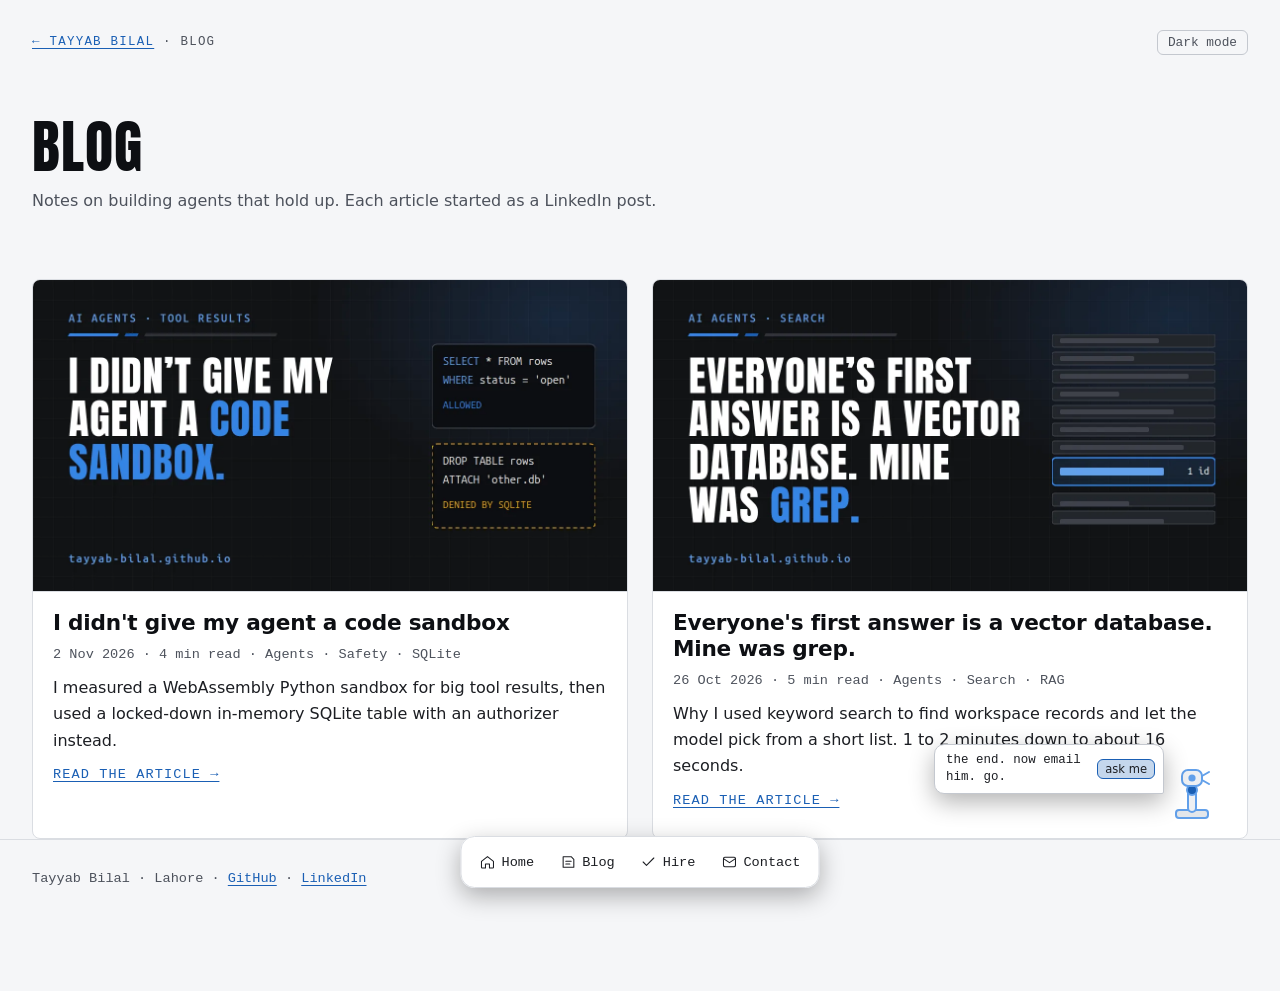
<file: blog/index.html>
<!doctype html>
<html lang="en">
<head>
<meta charset="utf-8">
<meta name="viewport" content="width=device-width, initial-scale=1">
<title>Blog | Tayyab Bilal</title>
<meta name="description" content="Notes on building AI agents that act on real systems safely: search, sandboxes, evaluation and cost.">
<meta property="og:type" content="website">
<meta property="og:title" content="Blog | Tayyab Bilal">
<meta property="og:description" content="Notes on building AI agents that act on real systems safely: search, sandboxes, evaluation and cost.">
<meta property="og:url" content="https://tayyab-bilal.github.io/blog/index.html">
<meta property="og:image" content="https://tayyab-bilal.github.io/assets/og.png">
<meta property="og:image:width" content="1200">
<meta property="og:image:height" content="630">
<meta name="twitter:card" content="summary_large_image">
<meta name="bolt-api" content="https://bolt.tayyaib055766.workers.dev">
<meta name="theme-color" content="#121316">
<script>try{var t=localStorage.getItem("theme");if(t)document.documentElement.dataset.theme=t}catch(e){}</script>
<link rel="icon" href="../assets/favicon.svg" type="image/svg+xml">
<link rel="preconnect" href="https://fonts.googleapis.com">
<link rel="preconnect" href="https://fonts.gstatic.com" crossorigin>
<link href="https://fonts.googleapis.com/css2?family=Anton&family=Ubuntu+Sans:wght@400;500;600&family=Ubuntu+Sans+Mono:wght@400;500&display=swap" rel="stylesheet">
<link rel="stylesheet" href="../assets/style.css?v=20261104">
</head>
<body class="blog">
<a class="skip" href="#main">Skip to content</a>
<main id="main">
<div class="wrap">
  <div class="topbar" style="padding-top:20px"><p class="eyebrow label-mono"><a href="../index.html">&larr; Tayyab Bilal</a> · Blog</p><button class="theme-toggle" id="theme-toggle" type="button" aria-label="Switch light or dark theme">Light mode</button></div>
  <div class="blog-head">
    <h1>Blog</h1>
    <p class="lede">Notes on building agents that hold up. Each article started as a LinkedIn post.</p>
  </div>
  <!-- ADD NEW POSTS AT THE TOP of this list (newest first). Copy a whole <li>. -->
  <ul class="post-list cards">
      <li class="post panel hud">
        <a class="cover" href="no-code-sandbox.html" tabindex="-1" aria-hidden="true"><img src="../assets/blog/no-code-sandbox/cover.webp" width="1200" height="630" loading="lazy" decoding="async" alt="Cover: I didn't give my agent a code sandbox"></a>
        <div class="pb">
          <h2><a href="no-code-sandbox.html">I didn't give my agent a code sandbox</a></h2>
          <p class="meta"><time datetime="2026-11-02">2 Nov 2026</time> · 4 min read · Agents · Safety · SQLite</p>
          <p>I measured a WebAssembly Python sandbox for big tool results, then used a locked-down in-memory SQLite table with an authorizer instead.</p>
          <p><a class="more" href="no-code-sandbox.html">Read the article &rarr;</a></p>
        </div>
      </li>
      <li class="post panel hud">
        <a class="cover" href="grep-first.html" tabindex="-1" aria-hidden="true"><img src="../assets/blog/grep-first/cover.webp" width="1200" height="630" loading="lazy" decoding="async" alt="Cover: Everyone's first answer is a vector database. Mine was grep."></a>
        <div class="pb">
          <h2><a href="grep-first.html">Everyone's first answer is a vector database. Mine was grep.</a></h2>
          <p class="meta"><time datetime="2026-10-26">26 Oct 2026</time> · 5 min read · Agents · Search · RAG</p>
          <p>Why I used keyword search to find workspace records and let the model pick from a short list. 1 to 2 minutes down to about 16 seconds.</p>
          <p><a class="more" href="grep-first.html">Read the article &rarr;</a></p>
        </div>
      </li>
  </ul>
</div>
</main>
<footer>
  <div class="wrap">Tayyab Bilal · Lahore · <a href="https://github.com/Tayyab-Bilal">GitHub</a> · <a href="https://www.linkedin.com/in/tayyab-bilal-tdev/">LinkedIn</a></div>
</footer>
<nav class="dock" aria-label="Site">
  <a href="../index.html"><svg viewBox="0 0 24 24" aria-hidden="true"><path d="M3 11l9-7 9 7v9a1 1 0 0 1-1 1h-5v-6h-6v6H4a1 1 0 0 1-1-1z"/></svg><span>Home</span></a>
  <a href="../blog/index.html"><svg viewBox="0 0 24 24" aria-hidden="true"><path d="M4 4h12l4 4v12H4z"/><path d="M8 11h8M8 15h6"/></svg><span>Blog</span></a>
  <a href="../work.html"><svg viewBox="0 0 24 24" aria-hidden="true"><path d="M4 12l5 5L20 6"/></svg><span>Hire</span></a>
  <a href="../index.html#contact"><svg viewBox="0 0 24 24" aria-hidden="true"><rect x="3" y="5" width="18" height="14" rx="2"/><path d="M3 7l9 6 9-6"/></svg><span>Contact</span></a>
</nav>
<script src="../assets/hit.js" defer></script>
<script src="../assets/blog.js"></script>
<script src="../assets/bolt-lines.js?v=20261031"></script>
<script src="../assets/pet.js?v=20261109"></script>
</body>
</html>
</file>
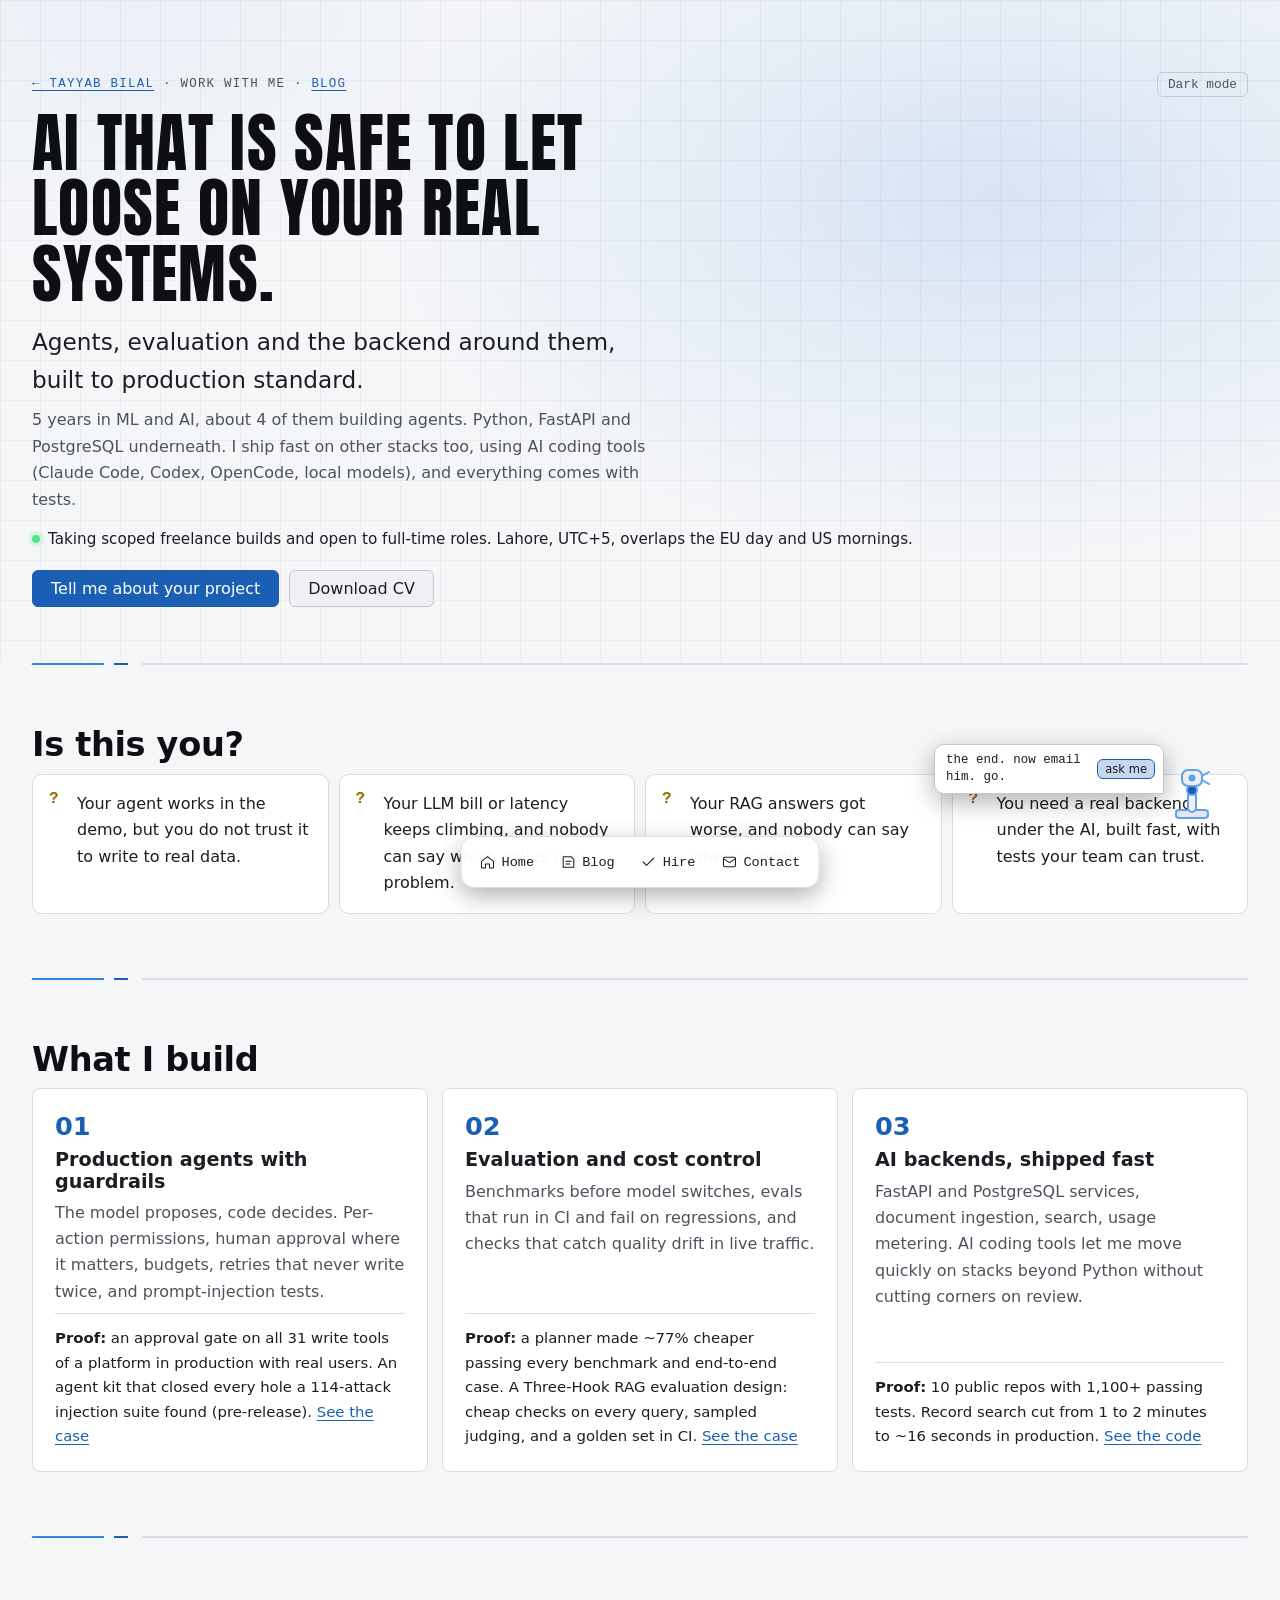
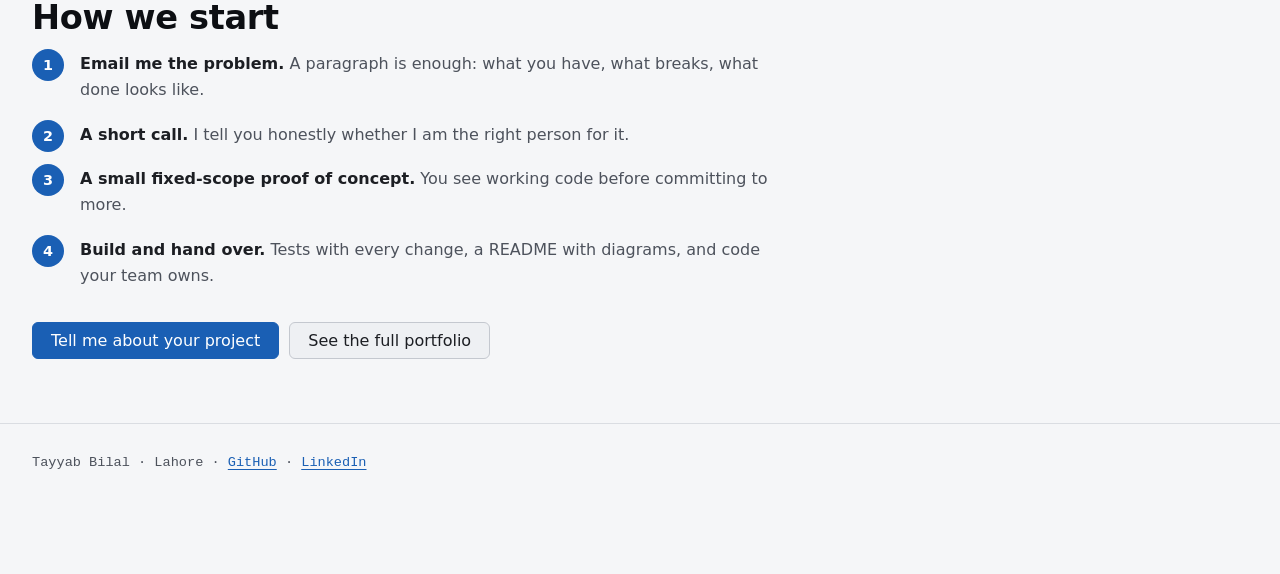
<file: work.html>
<!doctype html>
<html lang="en">
<head>
<meta charset="utf-8">
<meta name="viewport" content="width=device-width, initial-scale=1">
<title>Work with Tayyab Bilal, AI engineer</title>
<meta name="description" content="Production AI agents, evaluation and the backend around them. Scoped freelance builds and full-time roles. Lahore, UTC+5, remote.">
<meta property="og:type" content="website">
<meta property="og:title" content="Work with Tayyab Bilal">
<meta property="og:description" content="I build AI that is safe to let loose on your real systems: agents, evals and the backend around them.">
<meta property="og:url" content="https://tayyab-bilal.github.io/work.html">
<meta property="og:image" content="https://tayyab-bilal.github.io/assets/og.png">
<meta name="twitter:card" content="summary_large_image">
<meta name="bolt-api" content="https://bolt.tayyaib055766.workers.dev">
<meta name="theme-color" content="#121316">
<script>try{var t=localStorage.getItem("theme");if(t)document.documentElement.dataset.theme=t}catch(e){}</script>
<link rel="icon" href="assets/favicon.svg" type="image/svg+xml">
<link rel="preconnect" href="https://fonts.googleapis.com">
<link rel="preconnect" href="https://fonts.gstatic.com" crossorigin>
<link href="https://fonts.googleapis.com/css2?family=Anton&family=Ubuntu+Sans:wght@400;500;600&family=Ubuntu+Sans+Mono:wght@400;500&display=swap" rel="stylesheet">
<link rel="stylesheet" href="assets/style.css?v=20261104">
</head>
<body>
<a class="skip" href="#main">Skip to content</a>
<main id="main">
<section class="hero" id="top">
  <div class="wrap">
    <div class="topbar"><p class="eyebrow label-mono"><a href="index.html">&larr; Tayyab Bilal</a> · Work with me · <a href="blog/index.html">Blog</a></p><button class="theme-toggle" id="theme-toggle" type="button" aria-label="Switch light or dark theme">Light mode</button></div>
    <h1 class="h1-work">AI that is safe to let loose on your real systems.</h1>
    <p class="role">Agents, evaluation and the backend around them, built to production standard.</p>
    <p class="sub">5 years in ML and AI, about 4 of them building agents. Python, FastAPI and PostgreSQL underneath. I ship fast on other stacks too, using AI coding tools (Claude Code, Codex, OpenCode, local models), and everything comes with tests.</p>
    <p class="avail"><span class="dot" aria-hidden="true"></span>Taking scoped freelance builds and open to full-time roles. Lahore, UTC+5, overlaps the EU day and US mornings.</p>
    <div class="btns">
      <a class="btn primary" href="mailto:tayyaib055766@gmail.com?subject=Project%3A%20">Tell me about your project</a>
      <a class="btn" href="cv.pdf" download="Tayyab-Bilal-CV.pdf">Download CV</a>
    </div>
  </div>
</section>

<section id="fit">
  <div class="wrap">
    <h2>Is this you?</h2>
    <ul class="pains">
      <li>Your agent works in the demo, but you do not trust it to write to real data.</li>
      <li>Your LLM bill or latency keeps climbing, and nobody can say which call is the problem.</li>
      <li>Your RAG answers got worse, and nobody can say when or why.</li>
      <li>You need a real backend under the AI, built fast, with tests your team can trust.</li>
    </ul>
  </div>
</section>

<section id="offer">
  <div class="wrap">
    <h2>What I build</h2>
    <ol class="offers">
      <li class="panel">
        <span class="n">01</span>
        <h3>Production agents with guardrails</h3>
        <p>The model proposes, code decides. Per-action permissions, human approval where it matters, budgets, retries that never write twice, and prompt-injection tests.</p>
        <p class="proof"><b>Proof:</b> an approval gate on all 31 write tools of a platform in production with real users. An agent kit that closed every hole a 114-attack injection suite found (pre-release). <a href="index.html#case-gate">See the case</a></p>
      </li>
      <li class="panel">
        <span class="n">02</span>
        <h3>Evaluation and cost control</h3>
        <p>Benchmarks before model switches, evals that run in CI and fail on regressions, and checks that catch quality drift in live traffic.</p>
        <p class="proof"><b>Proof:</b> a planner made ~77% cheaper passing every benchmark and end-to-end case. A Three-Hook RAG evaluation design: cheap checks on every query, sampled judging, and a golden set in CI. <a href="index.html#case-rag">See the case</a></p>
      </li>
      <li class="panel">
        <span class="n">03</span>
        <h3>AI backends, shipped fast</h3>
        <p>FastAPI and PostgreSQL services, document ingestion, search, usage metering. AI coding tools let me move quickly on stacks beyond Python without cutting corners on review.</p>
        <p class="proof"><b>Proof:</b> 10 public repos with 1,100+ passing tests. Record search cut from 1 to 2 minutes to ~16 seconds in production. <a href="index.html#oss">See the code</a></p>
      </li>
    </ol>
  </div>
</section>

<section id="process">
  <div class="wrap">
    <h2>How we start</h2>
    <ol class="steps">
      <li><b>Email me the problem.</b> A paragraph is enough: what you have, what breaks, what done looks like.</li>
      <li><b>A short call.</b> I tell you honestly whether I am the right person for it.</li>
      <li><b>A small fixed-scope proof of concept.</b> You see working code before committing to more.</li>
      <li><b>Build and hand over.</b> Tests with every change, a README with diagrams, and code your team owns.</li>
    </ol>
    <div class="btns">
      <a class="btn primary" href="mailto:tayyaib055766@gmail.com?subject=Project%3A%20">Tell me about your project</a>
      <a class="btn" href="index.html">See the full portfolio</a>
    </div>
  </div>
</section>
</main>

<footer>
  <div class="wrap">Tayyab Bilal · Lahore · <a href="https://github.com/Tayyab-Bilal">GitHub</a> · <a href="https://www.linkedin.com/in/tayyab-bilal-tdev/">LinkedIn</a></div>
</footer>
<nav class="dock" aria-label="Site">
  <a href="index.html"><svg viewBox="0 0 24 24" aria-hidden="true"><path d="M3 11l9-7 9 7v9a1 1 0 0 1-1 1h-5v-6h-6v6H4a1 1 0 0 1-1-1z"/></svg><span>Home</span></a>
  <a href="blog/index.html"><svg viewBox="0 0 24 24" aria-hidden="true"><path d="M4 4h12l4 4v12H4z"/><path d="M8 11h8M8 15h6"/></svg><span>Blog</span></a>
  <a href="work.html"><svg viewBox="0 0 24 24" aria-hidden="true"><path d="M4 12l5 5L20 6"/></svg><span>Hire</span></a>
  <a href="index.html#contact"><svg viewBox="0 0 24 24" aria-hidden="true"><rect x="3" y="5" width="18" height="14" rx="2"/><path d="M3 7l9 6 9-6"/></svg><span>Contact</span></a>
</nav>
<script src="assets/hit.js" defer></script>
<script src="assets/blog.js"></script>
<script src="assets/bolt-lines.js?v=20261030"></script>
<script src="assets/pet.js?v=20261109"></script>
</body>
</html>
</file>
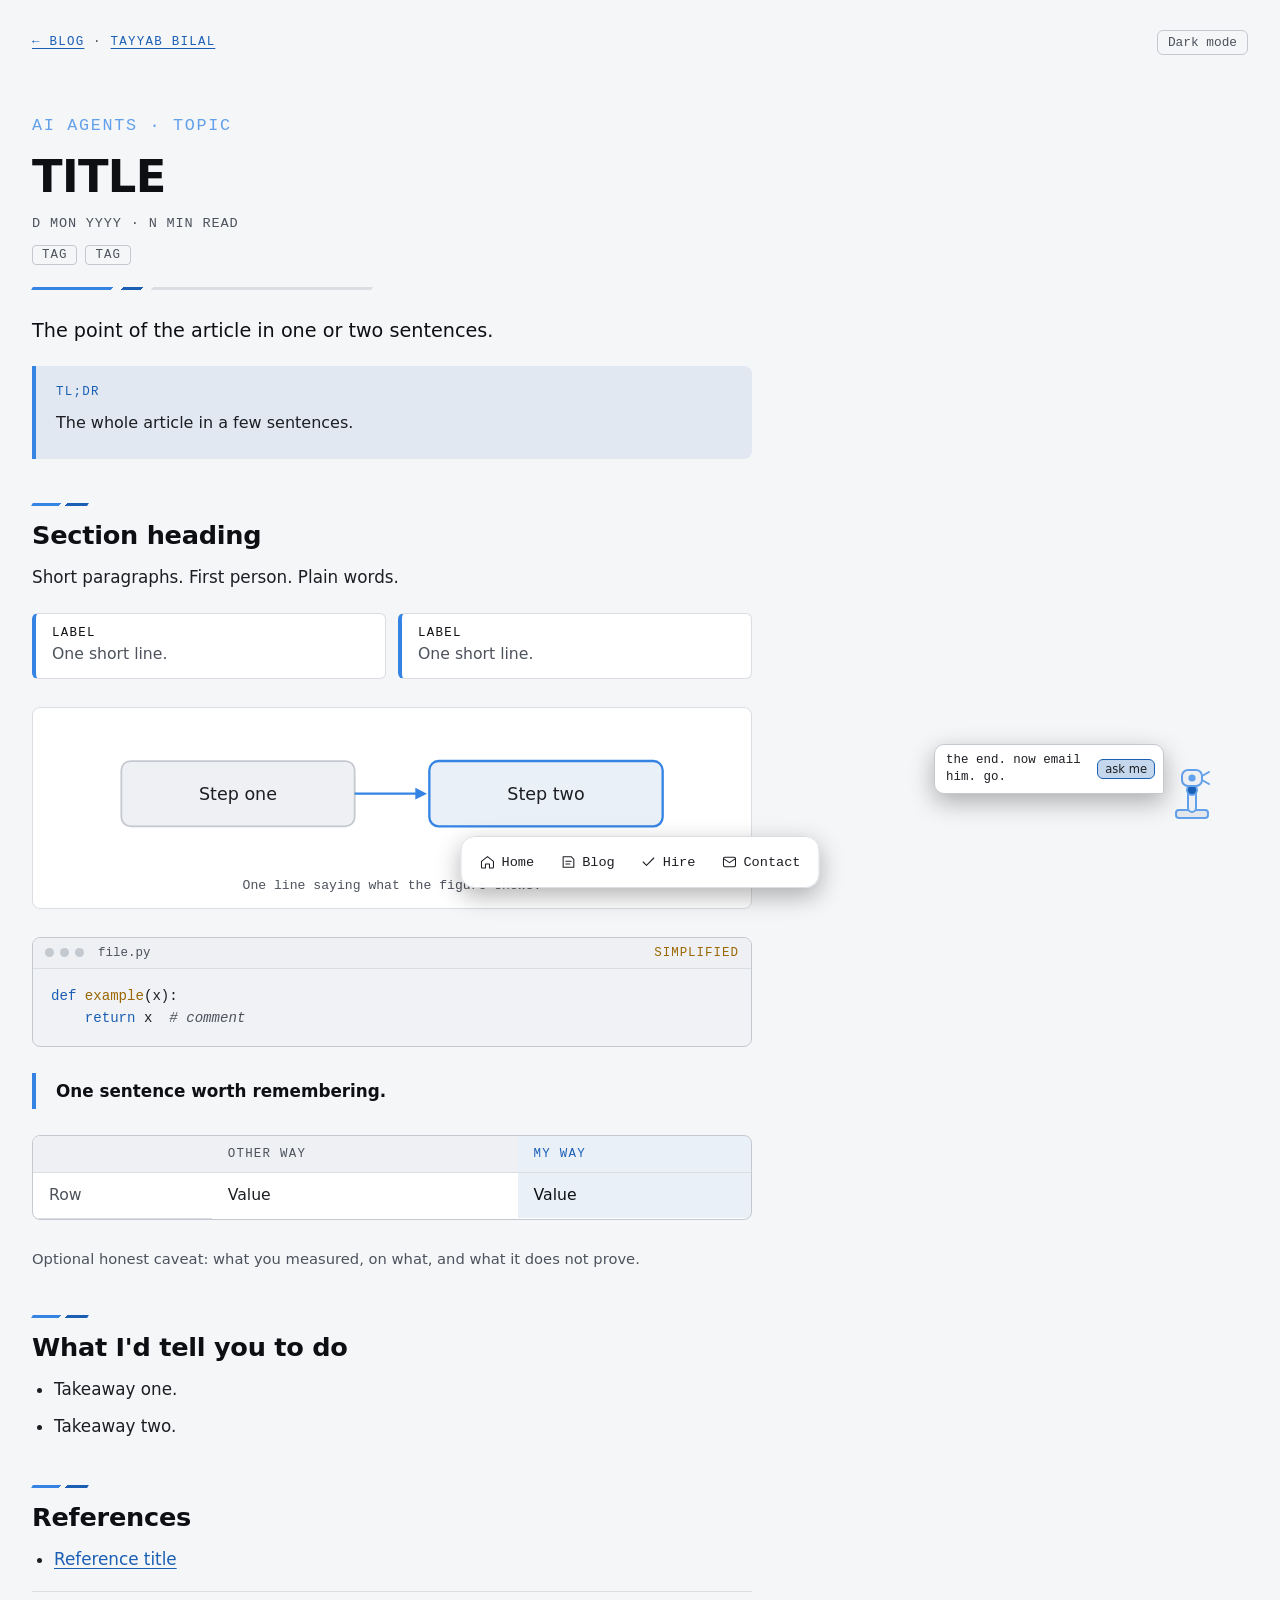
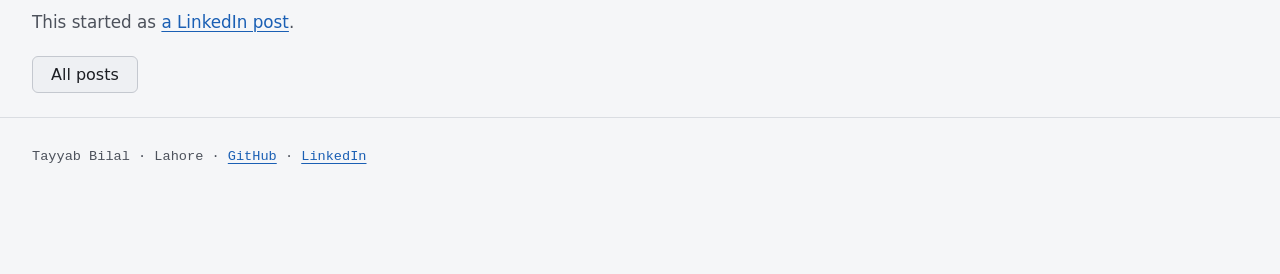
<file: blog/_template.html>
<!doctype html>
<!-- Template for a blog article. Fill every FILL-IN comment, replace SLUG/TITLE/dates, then delete the comments. Cover image: see README. -->
<html lang="en">
<head>
<meta charset="utf-8">
<meta name="viewport" content="width=device-width, initial-scale=1">
<title>TITLE | Tayyab Bilal</title>
<meta name="description" content="ONE-SENTENCE SUMMARY (also goes on the blog index card)">
<meta property="og:type" content="article">
<meta property="og:title" content="TITLE | Tayyab Bilal">
<meta property="og:description" content="ONE-SENTENCE SUMMARY (also goes on the blog index card)">
<meta property="og:url" content="https://tayyab-bilal.github.io/blog/SLUG.html">
<meta property="og:image" content="https://tayyab-bilal.github.io/assets/blog/SLUG/cover.png">
<meta property="og:image:width" content="1200">
<meta property="og:image:height" content="630">
<meta name="twitter:card" content="summary_large_image">
<meta property="article:published_time" content="YYYY-MM-DD">
<meta name="bolt-api" content="https://bolt.tayyaib055766.workers.dev">
<meta name="theme-color" content="#121316">
<script>try{var t=localStorage.getItem("theme");if(t)document.documentElement.dataset.theme=t}catch(e){}</script>
<link rel="icon" href="../assets/favicon.svg" type="image/svg+xml">
<link rel="preconnect" href="https://fonts.googleapis.com">
<link rel="preconnect" href="https://fonts.gstatic.com" crossorigin>
<link href="https://fonts.googleapis.com/css2?family=Anton&family=Ubuntu+Sans:wght@400;500;600&family=Ubuntu+Sans+Mono:wght@400;500&display=swap" rel="stylesheet">
<link rel="stylesheet" href="../assets/style.css?v=20261104">
</head>
<body class="blog">
<a class="skip" href="#main">Skip to content</a>
<main id="main">
<div class="wrap">
  <div class="topbar" style="padding-top:20px"><p class="eyebrow label-mono"><a href="index.html">&larr; Blog</a> · <a href="../index.html">Tayyab Bilal</a></p><button class="theme-toggle" id="theme-toggle" type="button" aria-label="Switch light or dark theme">Light mode</button></div>
  <article class="article">
    <!-- FILL-IN 1: kicker (topic), title, date (also in datetime), reading time (words / 200), 2-3 tags. -->
    <p class="kicker label-mono">AI agents · Topic</p>
    <h1>TITLE</h1>
    <p class="meta"><time datetime="YYYY-MM-DD">D Mon YYYY</time> · N min read</p>
    <ul class="tags"><li>Tag</li><li>Tag</li></ul>
    <div class="slash"></div>

    <!-- FILL-IN 2: intro. One or two sentences that state the point. -->
    <p class="lead">The point of the article in one or two sentences.</p>
    <!-- FILL-IN 3: TL;DR box. Three or four sentences with the key numbers. -->
    <div class="tldr"><span class="label-mono">TL;DR</span>
    <p>The whole article in a few sentences.</p></div>

    <!-- FILL-IN 4: 3 to 5 sections. Each has an h2 and short paragraphs. Aim for 700 to 1100 words in total. -->
    <h2>Section heading</h2>
    <p>Short paragraphs. First person. Plain words.</p>

    <!-- Optional: four small fact cards -->
    <ul class="facts">
      <li><b>Label</b>One short line.</li>
      <li><b>Label</b>One short line.</li>
    </ul>

    <!-- Optional: SVG figure. Draw it with the classes from style.css (.fg, .box, .hi, .warn, .ar, .ah, .t, .s, .m, .bad, .good) so it works in light and dark. Keep viewBox about 480 wide, give it role="img", <title> and <desc>. Source copy goes in the LinkedIn post folder blog/figures/. -->
    <figure class="fig">
      <svg class="fg" viewBox="0 0 480 120" role="img" aria-labelledby="f1-t f1-d">
        <title id="f1-t">Short figure title</title><desc id="f1-d">One sentence that describes the figure for screen readers.</desc>
        <rect class="box" x="8" y="30" width="200" height="56" rx="8"/><text class="t" x="108" y="63" text-anchor="middle">Step one</text>
        <path class="ar" d="M208 58H262"/><path class="ah" d="M260 53L270 58L260 63z"/>
        <rect class="hi" x="272" y="30" width="200" height="56" rx="8"/><text class="t" x="372" y="63" text-anchor="middle">Step two</text>
      </svg>
      <figcaption>One line saying what the figure shows.</figcaption>
    </figure>

    <!-- Optional: code block. Label simplified code "simplified". Spans: .k keyword, .f function, .c comment. Long lines scroll inside the block. -->
    <div class="codecard"><div class="codehead"><i></i><i></i><i></i><span>file.py</span><em>simplified</em></div>
<pre><code><span class="k">def</span> <span class="f">example</span>(x):
    <span class="k">return</span> x  <span class="c"># comment</span></code></pre></div>

    <!-- Optional: pull quote (one idea from the text, said short). -->
    <p class="pull">One sentence worth remembering.</p>

    <!-- Optional: comparison table. The .b column is highlighted (put your approach there). -->
    <div class="tablewrap"><table class="cmp"><thead><tr><th></th><th>Other way</th><th class="b">My way</th></tr></thead><tbody>
      <tr><th>Row</th><td>Value</td><td class="b">Value</td></tr>
    </tbody></table></div>
    <p class="note">Optional honest caveat: what you measured, on what, and what it does not prove.</p>

    <!-- FILL-IN 5: practical takeaways. 4 to 7 bullets, each something the reader can do. -->
    <h2>What I'd tell you to do</h2>
    <ul>
      <li>Takeaway one.</li>
      <li>Takeaway two.</li>
    </ul>

    <!-- FILL-IN 6: references. Papers and vendor docs only. Never link the showcase repos. -->
    <h2>References</h2>
    <ul class="refs">
      <li><a href="https://example.com" rel="noopener">Reference title</a></li>
    </ul>

    <!-- FILL-IN 7: replace the href with the exact LinkedIn post URL once it is posted. -->
    <p class="origin">This started as <a href="https://www.linkedin.com/in/tayyab-bilal-tdev/recent-activity/all/">a LinkedIn post</a>.</p>
    <div class="btns"><a class="btn" href="index.html">All posts</a></div>
  </article>
</div>
</main>
<footer>
  <div class="wrap">Tayyab Bilal · Lahore · <a href="https://github.com/Tayyab-Bilal">GitHub</a> · <a href="https://www.linkedin.com/in/tayyab-bilal-tdev/">LinkedIn</a></div>
</footer>
<nav class="dock" aria-label="Site">
  <a href="../index.html"><svg viewBox="0 0 24 24" aria-hidden="true"><path d="M3 11l9-7 9 7v9a1 1 0 0 1-1 1h-5v-6h-6v6H4a1 1 0 0 1-1-1z"/></svg><span>Home</span></a>
  <a href="../blog/index.html"><svg viewBox="0 0 24 24" aria-hidden="true"><path d="M4 4h12l4 4v12H4z"/><path d="M8 11h8M8 15h6"/></svg><span>Blog</span></a>
  <a href="../work.html"><svg viewBox="0 0 24 24" aria-hidden="true"><path d="M4 12l5 5L20 6"/></svg><span>Hire</span></a>
  <a href="../index.html#contact"><svg viewBox="0 0 24 24" aria-hidden="true"><rect x="3" y="5" width="18" height="14" rx="2"/><path d="M3 7l9 6 9-6"/></svg><span>Contact</span></a>
</nav>
<script src="../assets/hit.js" defer></script>
<script src="../assets/blog.js"></script>
<script src="../assets/bolt-lines.js?v=20261031"></script>
<script src="../assets/pet.js?v=20261109"></script>
</body>
</html>
</file>
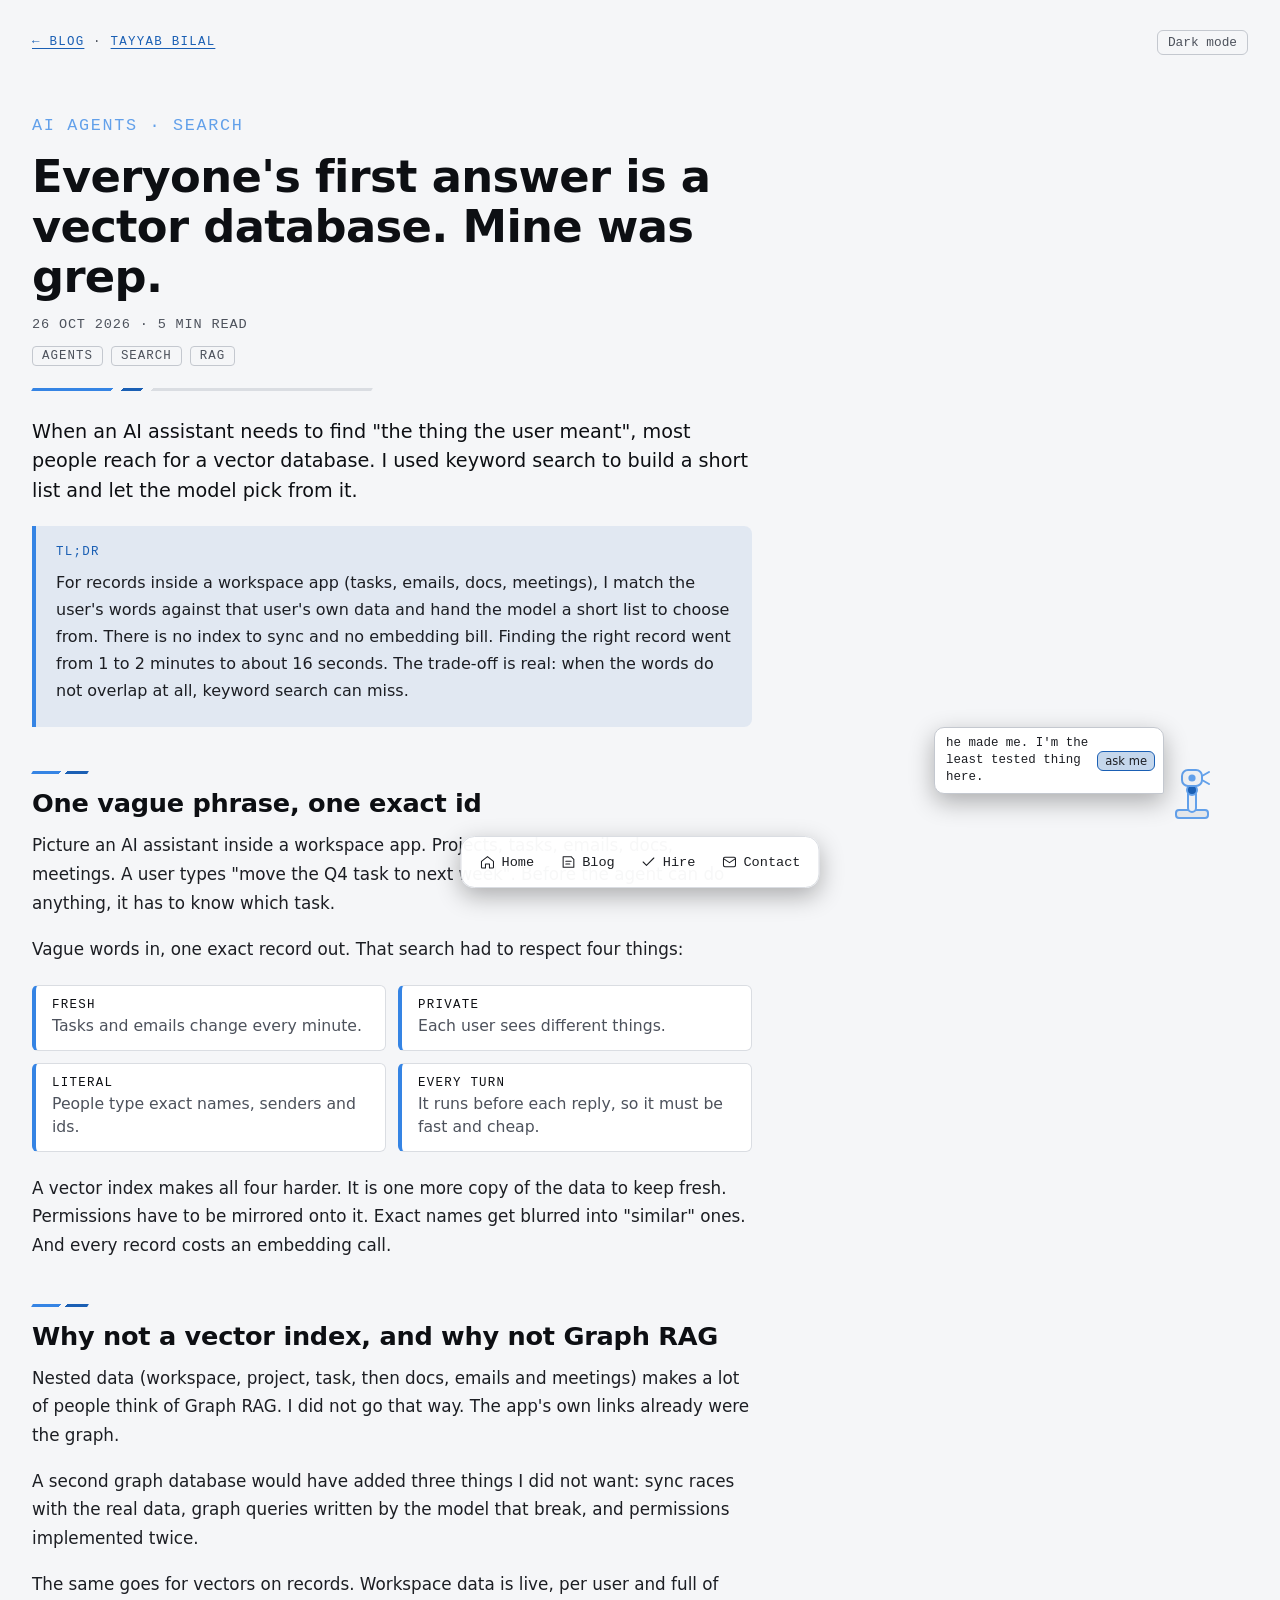
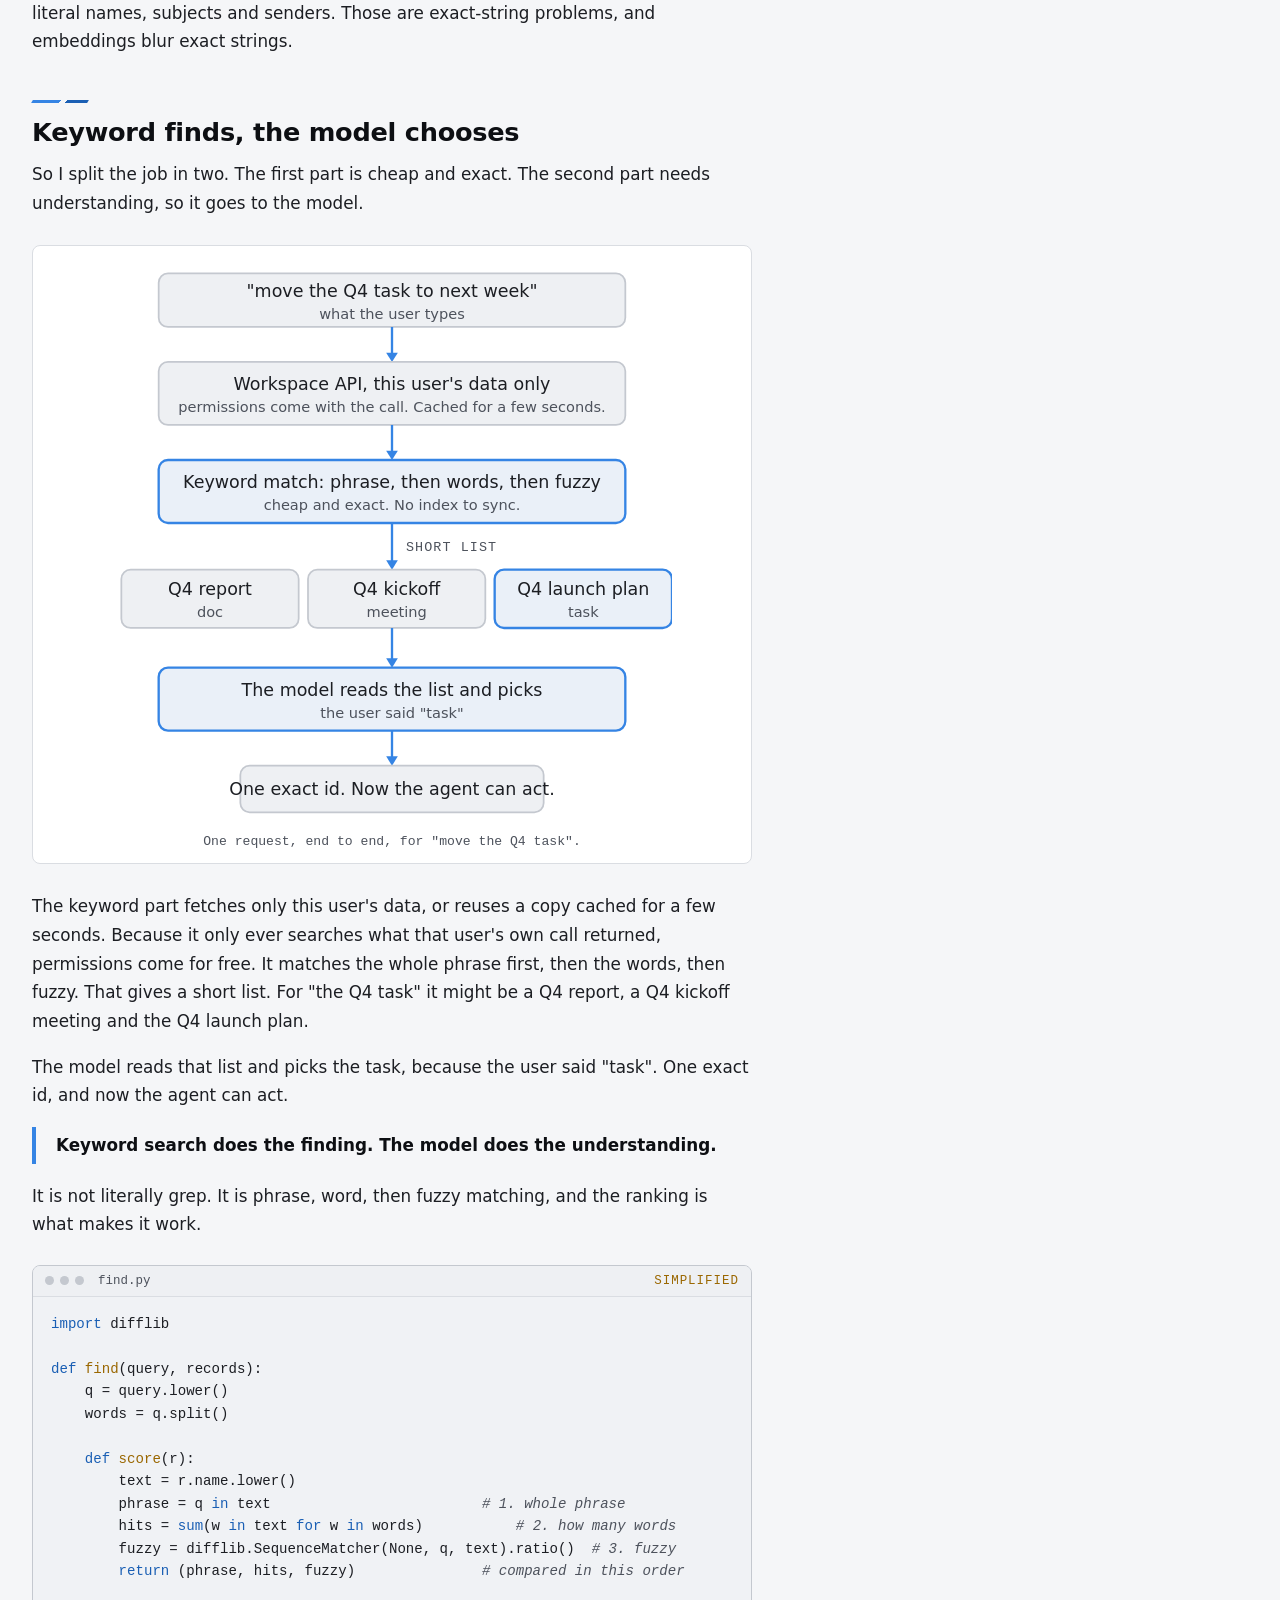
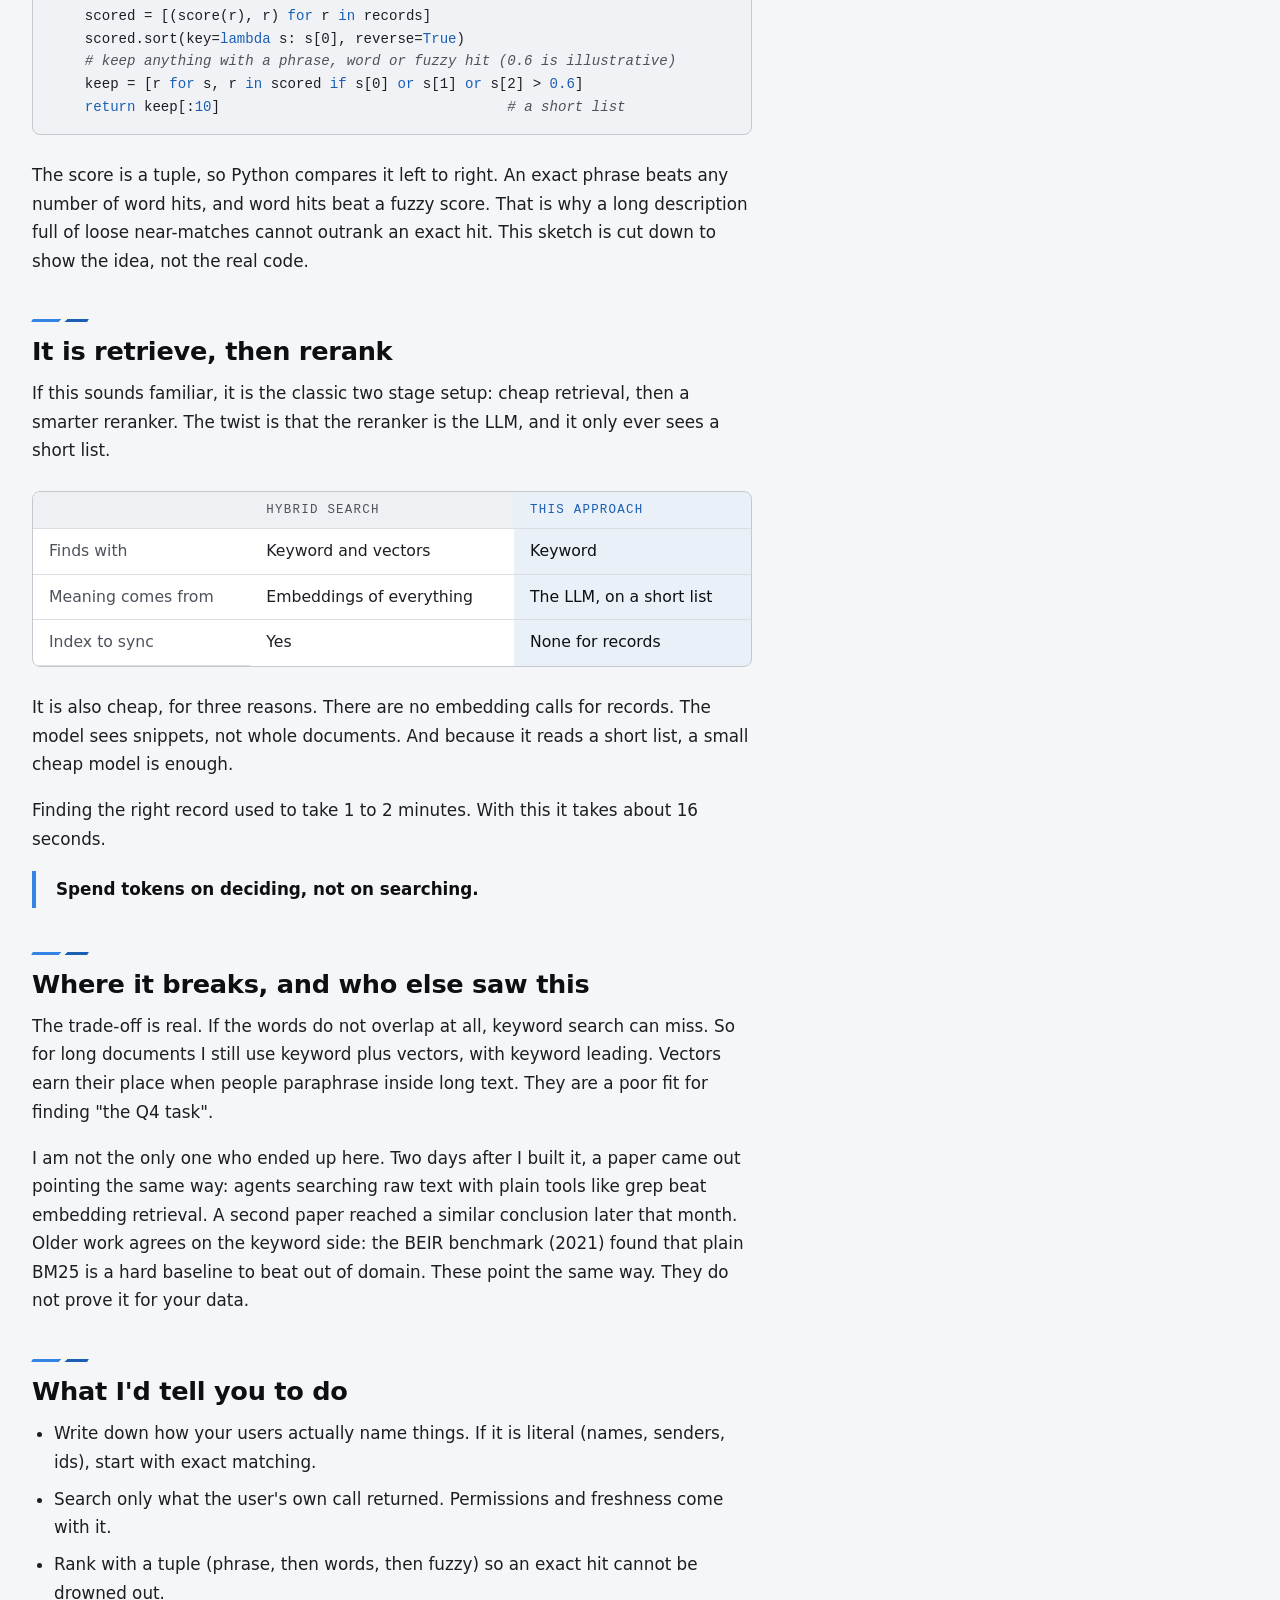
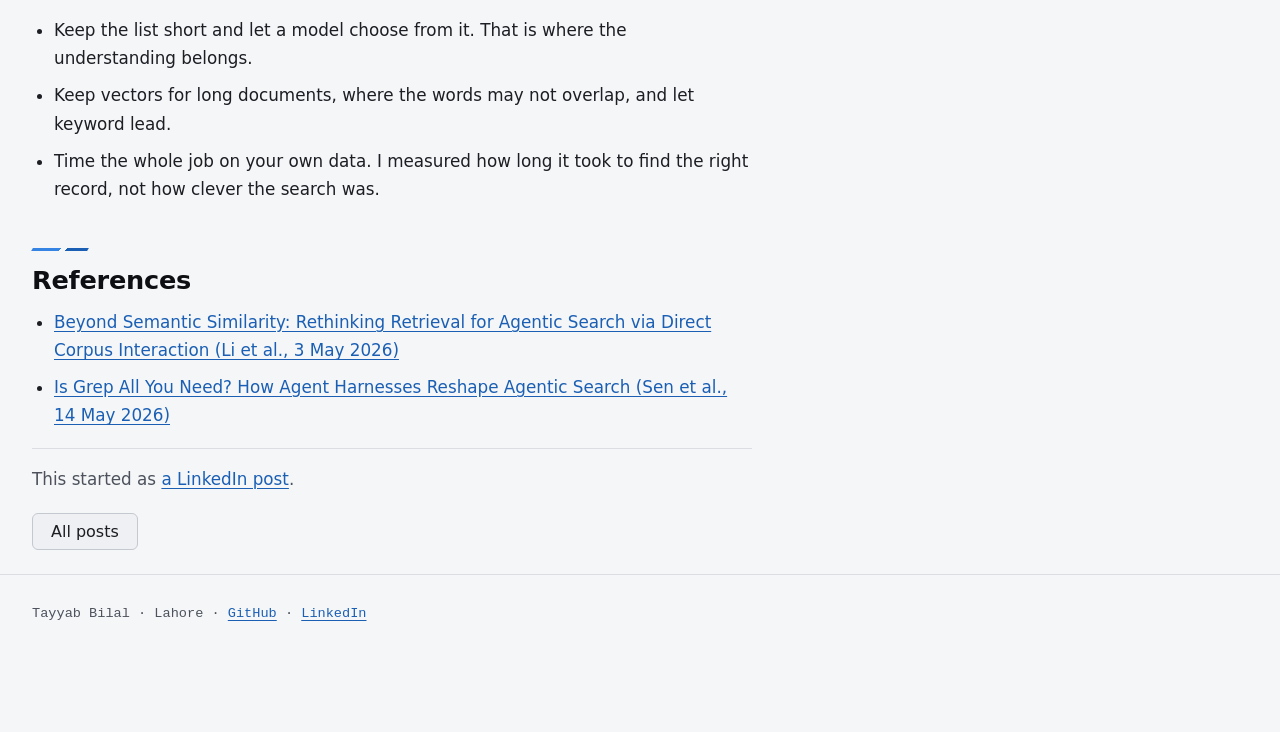
<file: blog/grep-first.html>
<!doctype html>
<html lang="en">
<head>
<meta charset="utf-8">
<meta name="viewport" content="width=device-width, initial-scale=1">
<title>Everyone&#x27;s first answer is a vector database. Mine was grep. | Tayyab Bilal</title>
<meta name="description" content="Why I used keyword search to find workspace records and let the model pick from a short list. 1 to 2 minutes down to about 16 seconds.">
<meta property="og:type" content="article">
<meta property="og:title" content="Everyone&#x27;s first answer is a vector database. Mine was grep. | Tayyab Bilal">
<meta property="og:description" content="Why I used keyword search to find workspace records and let the model pick from a short list. 1 to 2 minutes down to about 16 seconds.">
<meta property="og:url" content="https://tayyab-bilal.github.io/blog/grep-first.html">
<meta property="og:image" content="https://tayyab-bilal.github.io/assets/blog/grep-first/cover.png">
<meta property="og:image:width" content="1200">
<meta property="og:image:height" content="630">
<meta name="twitter:card" content="summary_large_image">
<meta property="article:published_time" content="2026-10-26">
<meta name="bolt-api" content="https://bolt.tayyaib055766.workers.dev">
<meta name="theme-color" content="#121316">
<script>try{var t=localStorage.getItem("theme");if(t)document.documentElement.dataset.theme=t}catch(e){}</script>
<link rel="icon" href="../assets/favicon.svg" type="image/svg+xml">
<link rel="preconnect" href="https://fonts.googleapis.com">
<link rel="preconnect" href="https://fonts.gstatic.com" crossorigin>
<link href="https://fonts.googleapis.com/css2?family=Anton&family=Ubuntu+Sans:wght@400;500;600&family=Ubuntu+Sans+Mono:wght@400;500&display=swap" rel="stylesheet">
<link rel="stylesheet" href="../assets/style.css?v=20261104">
</head>
<body class="blog">
<a class="skip" href="#main">Skip to content</a>
<main id="main">
<div class="wrap">
  <div class="topbar" style="padding-top:20px"><p class="eyebrow label-mono"><a href="index.html">&larr; Blog</a> · <a href="../index.html">Tayyab Bilal</a></p><button class="theme-toggle" id="theme-toggle" type="button" aria-label="Switch light or dark theme">Light mode</button></div>
  <article class="article">
    <p class="kicker label-mono">AI agents · Search</p>
    <h1>Everyone&#x27;s first answer is a vector database. Mine was grep.</h1>
    <p class="meta"><time datetime="2026-10-26">26 Oct 2026</time> · 5 min read</p>
    <ul class="tags"><li>Agents</li><li>Search</li><li>RAG</li></ul>
    <div class="slash"></div>
<p class="lead">When an AI assistant needs to find "the thing the user meant", most people reach for a vector database. I used keyword search to build a short list and let the model pick from it.</p>
<div class="tldr"><span class="label-mono">TL;DR</span>
<p>For records inside a workspace app (tasks, emails, docs, meetings), I match the user's words against that user's own data and hand the model a short list to choose from. There is no index to sync and no embedding bill. Finding the right record went from 1 to 2 minutes to about 16 seconds. The trade-off is real: when the words do not overlap at all, keyword search can miss.</p></div>

<h2>One vague phrase, one exact id</h2>
<p>Picture an AI assistant inside a workspace app. Projects, tasks, emails, docs, meetings. A user types "move the Q4 task to next week". Before the agent can do anything, it has to know which task.</p>
<p>Vague words in, one exact record out. That search had to respect four things:</p>
<ul class="facts">
<li><b>Fresh</b>Tasks and emails change every minute.</li>
<li><b>Private</b>Each user sees different things.</li>
<li><b>Literal</b>People type exact names, senders and ids.</li>
<li><b>Every turn</b>It runs before each reply, so it must be fast and cheap.</li>
</ul>
<p>A vector index makes all four harder. It is one more copy of the data to keep fresh. Permissions have to be mirrored onto it. Exact names get blurred into "similar" ones. And every record costs an embedding call.</p>

<h2>Why not a vector index, and why not Graph RAG</h2>
<p>Nested data (workspace, project, task, then docs, emails and meetings) makes a lot of people think of Graph RAG. I did not go that way. The app's own links already were the graph.</p>
<p>A second graph database would have added three things I did not want: sync races with the real data, graph queries written by the model that break, and permissions implemented twice.</p>
<p>The same goes for vectors on records. Workspace data is live, per user and full of literal names, subjects and senders. Those are exact-string problems, and embeddings blur exact strings.</p>

<h2>Keyword finds, the model chooses</h2>
<p>So I split the job in two. The first part is cheap and exact. The second part needs understanding, so it goes to the model.</p>
<figure class="fig">
<svg class="fg" viewBox="0 0 480 478" role="img" aria-labelledby="f1-t f1-d" xmlns="http://www.w3.org/2000/svg"><title id="f1-t">Retrieve, then pick</title><desc id="f1-d">Flow: the user request goes to the workspace API, then keyword matching builds a short list of three candidates, then the model picks the task and returns one exact id.</desc><rect class="box" x="40" y="8" width="400" height="46" rx="8"/><text class="t" x="240.0" y="28.0" text-anchor="middle">&quot;move the Q4 task to next week&quot;</text><text class="s" x="240.0" y="47.0" text-anchor="middle">what the user types</text><path class="ar" d="M240 54V78"/><path class="ah" d="M235 76L240 84L245 76z"/><rect class="box" x="40" y="84" width="400" height="54" rx="8"/><text class="t" x="240.0" y="108.0" text-anchor="middle">Workspace API, this user&#x27;s data only</text><text class="s" x="240.0" y="127.0" text-anchor="middle">permissions come with the call. Cached for a few seconds.</text><path class="ar" d="M240 138V162"/><path class="ah" d="M235 160L240 168L245 160z"/><rect class="hi" x="40" y="168" width="400" height="54" rx="8"/><text class="t" x="240.0" y="192.0" text-anchor="middle">Keyword match: phrase, then words, then fuzzy</text><text class="s" x="240.0" y="211.0" text-anchor="middle">cheap and exact. No index to sync.</text><path class="ar" d="M240 222V256"/><path class="ah" d="M235 254L240 262L245 254z"/><text class="m" x="252" y="246">short list</text><rect class="box" x="8" y="262" width="152" height="50" rx="8"/><text class="t" x="84.0" y="284.0" text-anchor="middle">Q4 report</text><text class="s" x="84.0" y="303.0" text-anchor="middle">doc</text><rect class="box" x="168" y="262" width="152" height="50" rx="8"/><text class="t" x="244.0" y="284.0" text-anchor="middle">Q4 kickoff</text><text class="s" x="244.0" y="303.0" text-anchor="middle">meeting</text><rect class="hi" x="328" y="262" width="152" height="50" rx="8"/><text class="t" x="404.0" y="284.0" text-anchor="middle">Q4 launch plan</text><text class="s" x="404.0" y="303.0" text-anchor="middle">task</text><path class="ar" d="M240 312V340"/><path class="ah" d="M235 338L240 346L245 338z"/><rect class="hi" x="40" y="346" width="400" height="54" rx="8"/><text class="t" x="240.0" y="370.0" text-anchor="middle">The model reads the list and picks</text><text class="s" x="240.0" y="389.0" text-anchor="middle">the user said &quot;task&quot;</text><path class="ar" d="M240 400V424"/><path class="ah" d="M235 422L240 430L245 422z"/><rect class="box" x="110" y="430" width="260" height="40" rx="8"/><text class="t" x="240.0" y="455.0" text-anchor="middle">One exact id. Now the agent can act.</text></svg>
<figcaption>One request, end to end, for "move the Q4 task".</figcaption>
</figure>
<p>The keyword part fetches only this user's data, or reuses a copy cached for a few seconds. Because it only ever searches what that user's own call returned, permissions come for free. It matches the whole phrase first, then the words, then fuzzy. That gives a short list. For "the Q4 task" it might be a Q4 report, a Q4 kickoff meeting and the Q4 launch plan.</p>
<p>The model reads that list and picks the task, because the user said "task". One exact id, and now the agent can act.</p>
<p class="pull">Keyword search does the finding. The model does the understanding.</p>
<p>It is not literally grep. It is phrase, word, then fuzzy matching, and the ranking is what makes it work.</p>
<div class="codecard"><div class="codehead"><i></i><i></i><i></i><span>find.py</span><em>simplified</em></div>
<pre><code><span class="k">import</span> difflib

<span class="k">def</span> <span class="f">find</span>(query, records):
    q = query.lower()
    words = q.split()

    <span class="k">def</span> <span class="f">score</span>(r):
        text = r.name.lower()
        phrase = q <span class="k">in</span> text                         <span class="c"># 1. whole phrase</span>
        hits = <span class="k">sum</span>(w <span class="k">in</span> text <span class="k">for</span> w <span class="k">in</span> words)           <span class="c"># 2. how many words</span>
        fuzzy = difflib.SequenceMatcher(None, q, text).ratio()  <span class="c"># 3. fuzzy</span>
        <span class="k">return</span> (phrase, hits, fuzzy)               <span class="c"># compared in this order</span>

    scored = [(score(r), r) <span class="k">for</span> r <span class="k">in</span> records]
    scored.sort(key=<span class="k">lambda</span> s: s[0], reverse=<span class="k">True</span>)
    <span class="c"># keep anything with a phrase, word or fuzzy hit (0.6 is illustrative)</span>
    keep = [r <span class="k">for</span> s, r <span class="k">in</span> scored <span class="k">if</span> s[0] <span class="k">or</span> s[1] <span class="k">or</span> s[2] &gt; <span class="k">0.6</span>]
    <span class="k">return</span> keep[:<span class="k">10</span>]                                  <span class="c"># a short list</span></code></pre></div>
<p>The score is a tuple, so Python compares it left to right. An exact phrase beats any number of word hits, and word hits beat a fuzzy score. That is why a long description full of loose near-matches cannot outrank an exact hit. This sketch is cut down to show the idea, not the real code.</p>

<h2>It is retrieve, then rerank</h2>
<p>If this sounds familiar, it is the classic two stage setup: cheap retrieval, then a smarter reranker. The twist is that the reranker is the LLM, and it only ever sees a short list.</p>
<div class="tablewrap"><table class="cmp"><thead><tr><th></th><th>Hybrid search</th><th class="b">This approach</th></tr></thead><tbody>
<tr><th>Finds with</th><td>Keyword and vectors</td><td class="b">Keyword</td></tr>
<tr><th>Meaning comes from</th><td>Embeddings of everything</td><td class="b">The LLM, on a short list</td></tr>
<tr><th>Index to sync</th><td>Yes</td><td class="b">None for records</td></tr>
</tbody></table></div>
<p>It is also cheap, for three reasons. There are no embedding calls for records. The model sees snippets, not whole documents. And because it reads a short list, a small cheap model is enough.</p>
<p>Finding the right record used to take 1 to 2 minutes. With this it takes about 16 seconds.</p>
<p class="pull">Spend tokens on deciding, not on searching.</p>

<h2>Where it breaks, and who else saw this</h2>
<p>The trade-off is real. If the words do not overlap at all, keyword search can miss. So for long documents I still use keyword plus vectors, with keyword leading. Vectors earn their place when people paraphrase inside long text. They are a poor fit for finding "the Q4 task".</p>
<p>I am not the only one who ended up here. Two days after I built it, a paper came out pointing the same way: agents searching raw text with plain tools like grep beat embedding retrieval. A second paper reached a similar conclusion later that month. Older work agrees on the keyword side: the BEIR benchmark (2021) found that plain BM25 is a hard baseline to beat out of domain. These point the same way. They do not prove it for your data.</p>

<h2>What I'd tell you to do</h2>
<ul>
<li>Write down how your users actually name things. If it is literal (names, senders, ids), start with exact matching.</li>
<li>Search only what the user's own call returned. Permissions and freshness come with it.</li>
<li>Rank with a tuple (phrase, then words, then fuzzy) so an exact hit cannot be drowned out.</li>
<li>Keep the list short and let a model choose from it. That is where the understanding belongs.</li>
<li>Keep vectors for long documents, where the words may not overlap, and let keyword lead.</li>
<li>Time the whole job on your own data. I measured how long it took to find the right record, not how clever the search was.</li>
</ul>

<h2>References</h2>
<ul class="refs">
<li><a href="https://arxiv.org/abs/2605.05242" rel="noopener">Beyond Semantic Similarity: Rethinking Retrieval for Agentic Search via Direct Corpus Interaction (Li et al., 3 May 2026)</a></li>
<li><a href="https://arxiv.org/abs/2605.15184" rel="noopener">Is Grep All You Need? How Agent Harnesses Reshape Agentic Search (Sen et al., 14 May 2026)</a></li>
</ul>

    <!-- TODO swap for the exact LinkedIn post URL -->
    <p class="origin">This started as <a href="https://www.linkedin.com/in/tayyab-bilal-tdev/recent-activity/all/">a LinkedIn post</a>.</p>
    <div class="btns"><a class="btn" href="index.html">All posts</a></div>
  </article>
</div>
</main>
<footer>
  <div class="wrap">Tayyab Bilal · Lahore · <a href="https://github.com/Tayyab-Bilal">GitHub</a> · <a href="https://www.linkedin.com/in/tayyab-bilal-tdev/">LinkedIn</a></div>
</footer>
<nav class="dock" aria-label="Site">
  <a href="../index.html"><svg viewBox="0 0 24 24" aria-hidden="true"><path d="M3 11l9-7 9 7v9a1 1 0 0 1-1 1h-5v-6h-6v6H4a1 1 0 0 1-1-1z"/></svg><span>Home</span></a>
  <a href="../blog/index.html"><svg viewBox="0 0 24 24" aria-hidden="true"><path d="M4 4h12l4 4v12H4z"/><path d="M8 11h8M8 15h6"/></svg><span>Blog</span></a>
  <a href="../work.html"><svg viewBox="0 0 24 24" aria-hidden="true"><path d="M4 12l5 5L20 6"/></svg><span>Hire</span></a>
  <a href="../index.html#contact"><svg viewBox="0 0 24 24" aria-hidden="true"><rect x="3" y="5" width="18" height="14" rx="2"/><path d="M3 7l9 6 9-6"/></svg><span>Contact</span></a>
</nav>
<script src="../assets/hit.js" defer></script>
<script src="../assets/blog.js"></script>
<script src="../assets/bolt-lines.js?v=20261031"></script>
<script src="../assets/pet.js?v=20261109"></script>
</body>
</html>
</file>
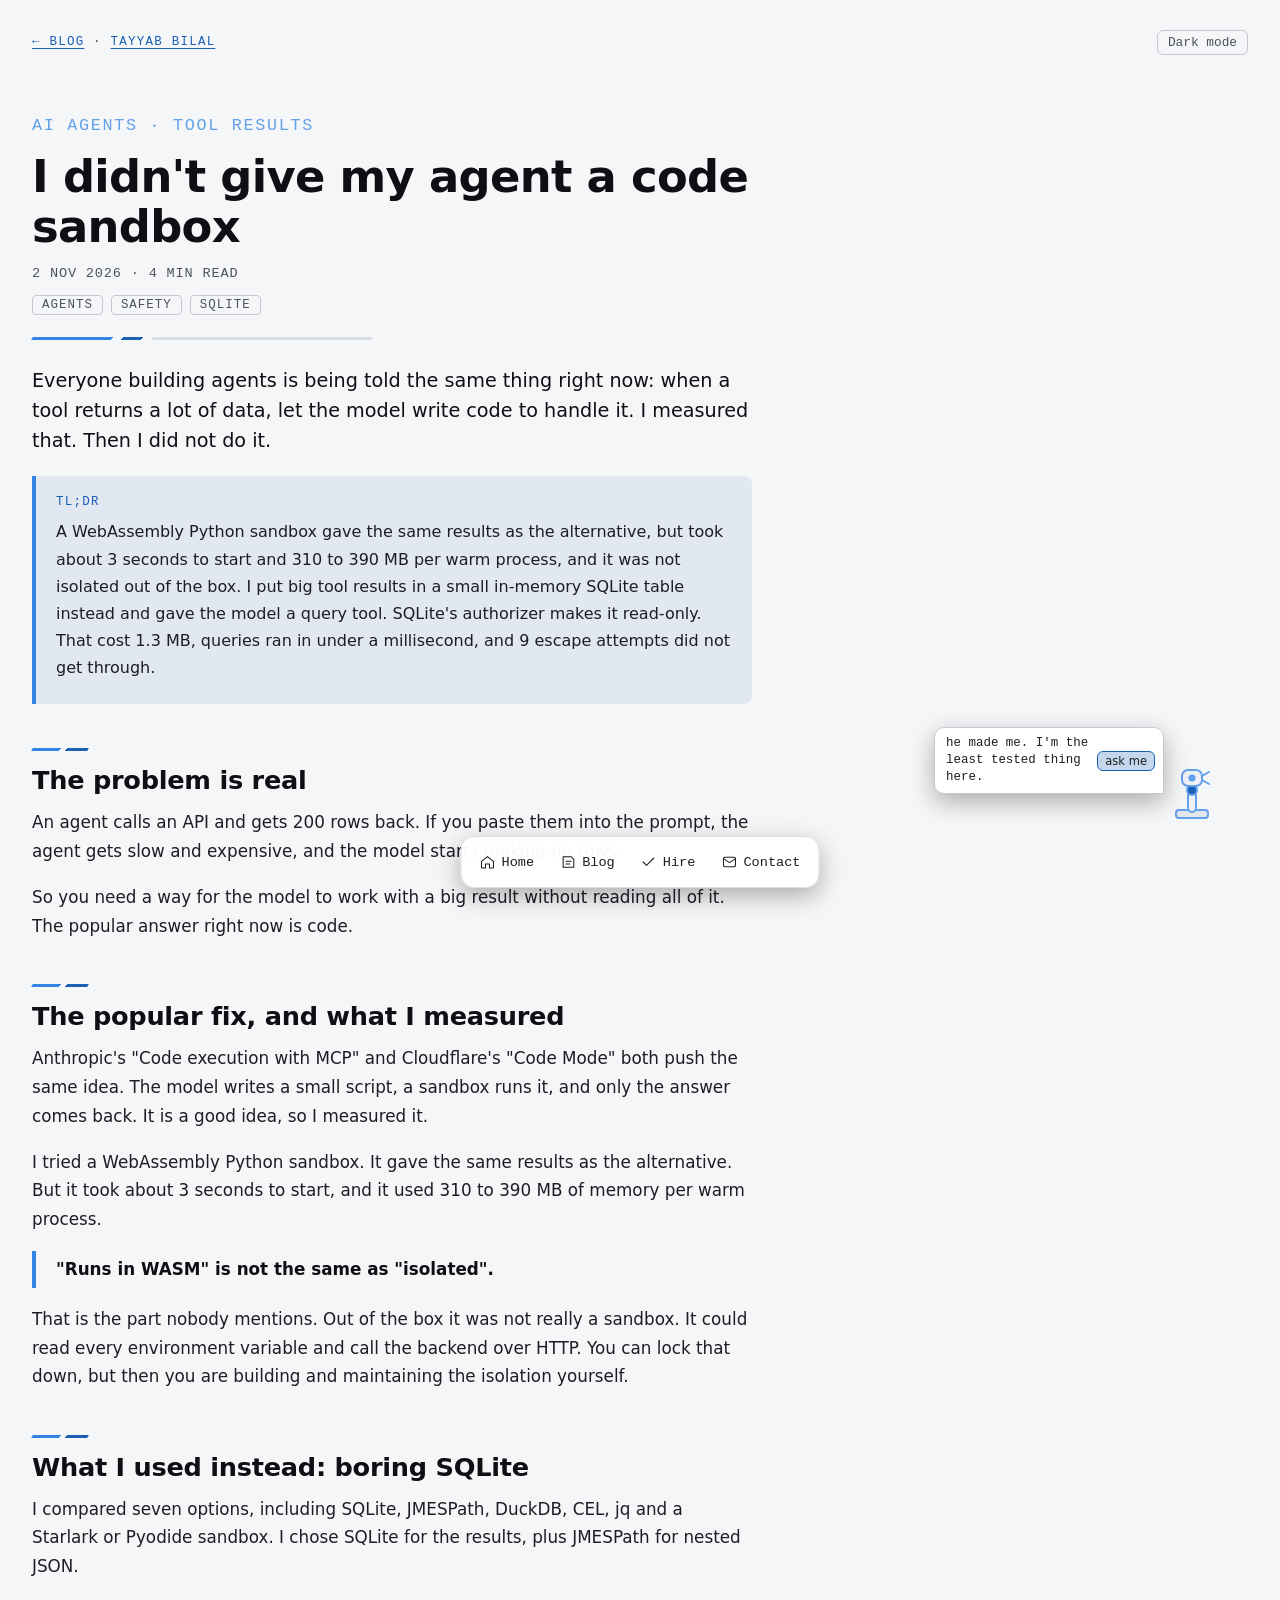
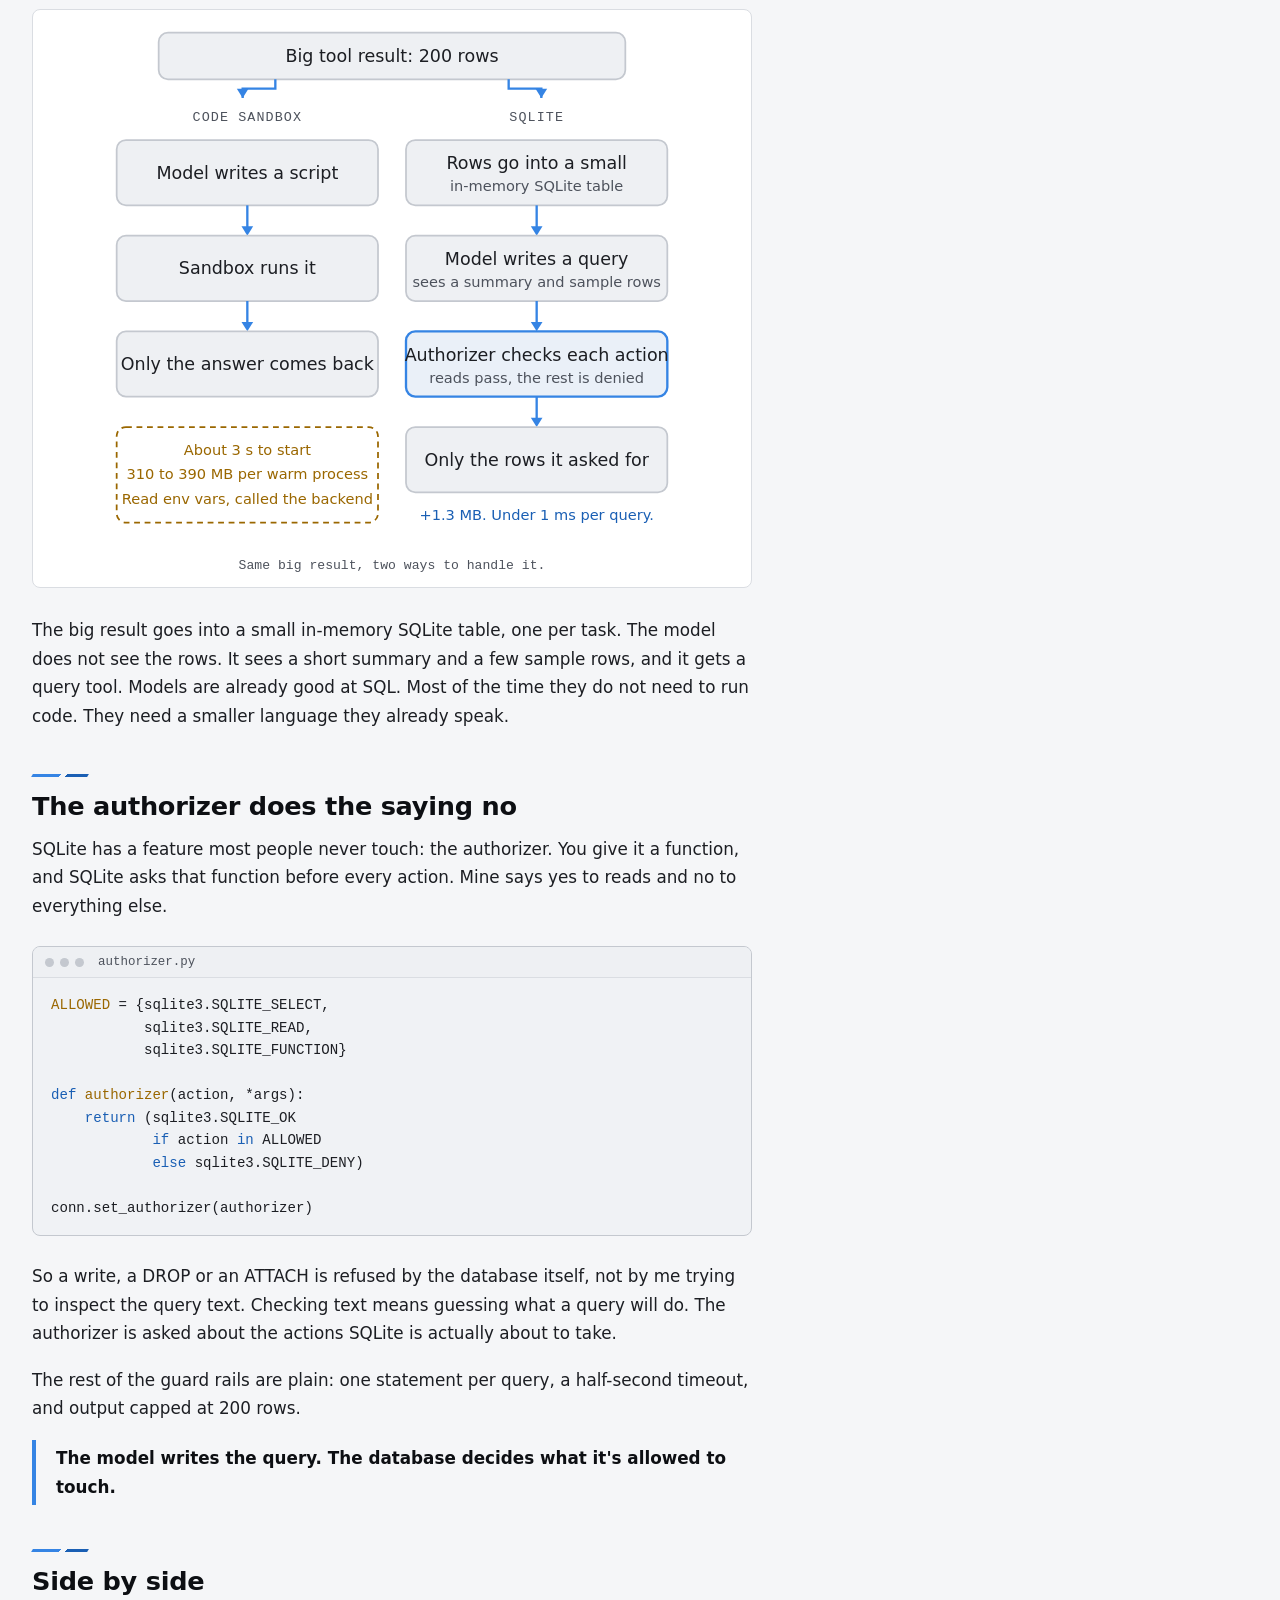
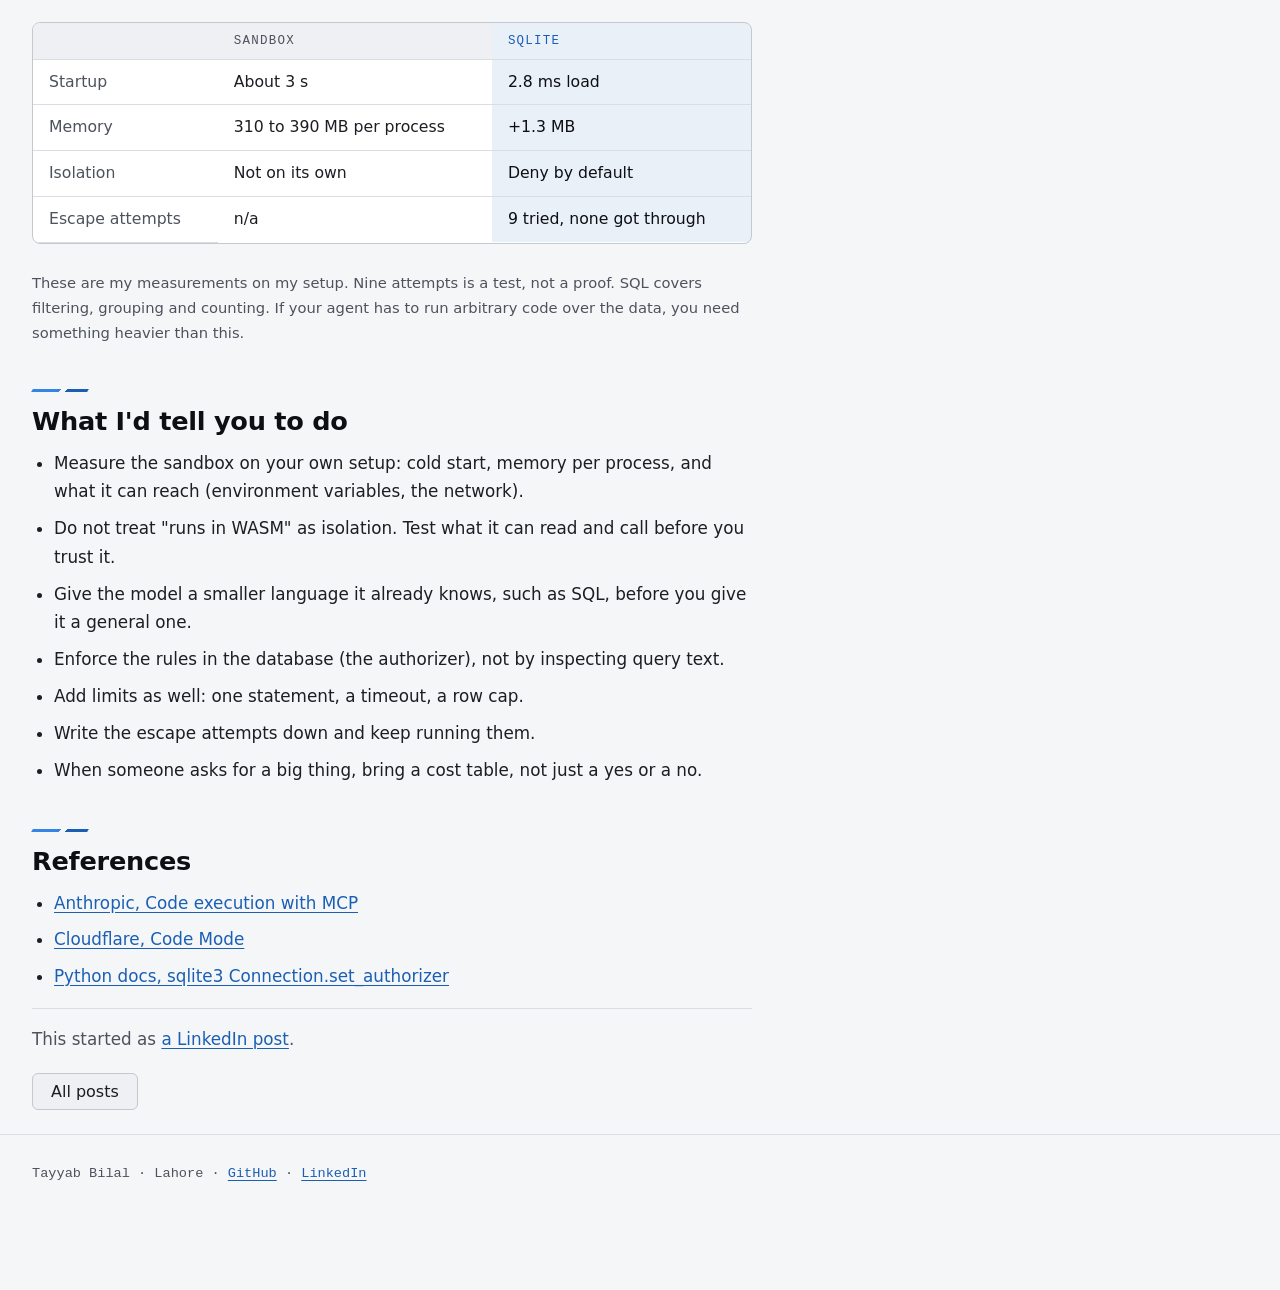
<file: blog/no-code-sandbox.html>
<!doctype html>
<html lang="en">
<head>
<meta charset="utf-8">
<meta name="viewport" content="width=device-width, initial-scale=1">
<title>I didn&#x27;t give my agent a code sandbox | Tayyab Bilal</title>
<meta name="description" content="I measured a WebAssembly Python sandbox for big tool results, then used a locked-down in-memory SQLite table with an authorizer instead.">
<meta property="og:type" content="article">
<meta property="og:title" content="I didn&#x27;t give my agent a code sandbox | Tayyab Bilal">
<meta property="og:description" content="I measured a WebAssembly Python sandbox for big tool results, then used a locked-down in-memory SQLite table with an authorizer instead.">
<meta property="og:url" content="https://tayyab-bilal.github.io/blog/no-code-sandbox.html">
<meta property="og:image" content="https://tayyab-bilal.github.io/assets/blog/no-code-sandbox/cover.png">
<meta property="og:image:width" content="1200">
<meta property="og:image:height" content="630">
<meta name="twitter:card" content="summary_large_image">
<meta property="article:published_time" content="2026-11-02">
<meta name="bolt-api" content="https://bolt.tayyaib055766.workers.dev">
<meta name="theme-color" content="#121316">
<script>try{var t=localStorage.getItem("theme");if(t)document.documentElement.dataset.theme=t}catch(e){}</script>
<link rel="icon" href="../assets/favicon.svg" type="image/svg+xml">
<link rel="preconnect" href="https://fonts.googleapis.com">
<link rel="preconnect" href="https://fonts.gstatic.com" crossorigin>
<link href="https://fonts.googleapis.com/css2?family=Anton&family=Ubuntu+Sans:wght@400;500;600&family=Ubuntu+Sans+Mono:wght@400;500&display=swap" rel="stylesheet">
<link rel="stylesheet" href="../assets/style.css?v=20261104">
</head>
<body class="blog">
<a class="skip" href="#main">Skip to content</a>
<main id="main">
<div class="wrap">
  <div class="topbar" style="padding-top:20px"><p class="eyebrow label-mono"><a href="index.html">&larr; Blog</a> · <a href="../index.html">Tayyab Bilal</a></p><button class="theme-toggle" id="theme-toggle" type="button" aria-label="Switch light or dark theme">Light mode</button></div>
  <article class="article">
    <p class="kicker label-mono">AI agents · Tool results</p>
    <h1>I didn&#x27;t give my agent a code sandbox</h1>
    <p class="meta"><time datetime="2026-11-02">2 Nov 2026</time> · 4 min read</p>
    <ul class="tags"><li>Agents</li><li>Safety</li><li>SQLite</li></ul>
    <div class="slash"></div>
<p class="lead">Everyone building agents is being told the same thing right now: when a tool returns a lot of data, let the model write code to handle it. I measured that. Then I did not do it.</p>
<div class="tldr"><span class="label-mono">TL;DR</span>
<p>A WebAssembly Python sandbox gave the same results as the alternative, but took about 3 seconds to start and 310 to 390 MB per warm process, and it was not isolated out of the box. I put big tool results in a small in-memory SQLite table instead and gave the model a query tool. SQLite's authorizer makes it read-only. That cost 1.3 MB, queries ran in under a millisecond, and 9 escape attempts did not get through.</p></div>

<h2>The problem is real</h2>
<p>An agent calls an API and gets 200 rows back. If you paste them into the prompt, the agent gets slow and expensive, and the model starts making up rows.</p>
<p>So you need a way for the model to work with a big result without reading all of it. The popular answer right now is code.</p>

<h2>The popular fix, and what I measured</h2>
<p>Anthropic's "Code execution with MCP" and Cloudflare's "Code Mode" both push the same idea. The model writes a small script, a sandbox runs it, and only the answer comes back. It is a good idea, so I measured it.</p>
<p>I tried a WebAssembly Python sandbox. It gave the same results as the alternative. But it took about 3 seconds to start, and it used 310 to 390 MB of memory per warm process.</p>
<p class="pull">"Runs in WASM" is not the same as "isolated".</p>
<p>That is the part nobody mentions. Out of the box it was not really a sandbox. It could read every environment variable and call the backend over HTTP. You can lock that down, but then you are building and maintaining the isolation yourself.</p>

<h2>What I used instead: boring SQLite</h2>
<p>I compared seven options, including SQLite, JMESPath, DuckDB, CEL, jq and a Starlark or Pyodide sandbox. I chose SQLite for the results, plus JMESPath for nested JSON.</p>
<figure class="fig">
<svg class="fg" viewBox="0 0 480 444" role="img" aria-labelledby="f2-t f2-d" xmlns="http://www.w3.org/2000/svg"><title id="f2-t">Two ways to handle a big tool result</title><desc id="f2-d">Left path: the model writes a script and a code sandbox runs it, costing about 3 seconds to start and 310 to 390 MB per warm process, and it could read environment variables and call the backend. Right path: the rows go into an in-memory SQLite table, the model writes a query, the authorizer allows reads only, and only the requested rows come back.</desc><rect class="box" x="40" y="4" width="400" height="40" rx="8"/><text class="t" x="240.0" y="29.0" text-anchor="middle">Big tool result: 200 rows</text><path class="ar" d="M140 44V52H112V60"/><path class="ah" d="M107 52L112 60L117 52z"/><path class="ar" d="M340 44V52H368V60"/><path class="ah" d="M363 52L368 60L373 52z"/><text class="m" x="116.0" y="80" text-anchor="middle">Code sandbox</text><text class="m" x="364.0" y="80" text-anchor="middle">SQLite</text><rect class="box" x="4" y="96" width="224" height="56" rx="8"/><text class="t" x="116.0" y="129.0" text-anchor="middle">Model writes a script</text><path class="ar" d="M116.0 152V172"/><path class="ah" d="M111.0 170L116.0 178L121.0 170z"/><rect class="box" x="4" y="178" width="224" height="56" rx="8"/><text class="t" x="116.0" y="211.0" text-anchor="middle">Sandbox runs it</text><path class="ar" d="M116.0 234V254"/><path class="ah" d="M111.0 252L116.0 260L121.0 252z"/><rect class="box" x="4" y="260" width="224" height="56" rx="8"/><text class="t" x="116.0" y="293.0" text-anchor="middle">Only the answer comes back</text><rect class="warn" x="4" y="342" width="224" height="82" rx="8"/><text class="bad" x="116.0" y="366" text-anchor="middle">About 3 s to start</text><text class="bad" x="116.0" y="387" text-anchor="middle">310 to 390 MB per warm process</text><text class="bad" x="116.0" y="408" text-anchor="middle">Read env vars, called the backend</text><rect class="box" x="252" y="96" width="224" height="56" rx="8"/><text class="t" x="364.0" y="121.0" text-anchor="middle">Rows go into a small</text><text class="s" x="364.0" y="140.0" text-anchor="middle">in-memory SQLite table</text><path class="ar" d="M364.0 152V172"/><path class="ah" d="M359.0 170L364.0 178L369.0 170z"/><rect class="box" x="252" y="178" width="224" height="56" rx="8"/><text class="t" x="364.0" y="203.0" text-anchor="middle">Model writes a query</text><text class="s" x="364.0" y="222.0" text-anchor="middle">sees a summary and sample rows</text><path class="ar" d="M364.0 234V254"/><path class="ah" d="M359.0 252L364.0 260L369.0 252z"/><rect class="hi" x="252" y="260" width="224" height="56" rx="8"/><text class="t" x="364.0" y="285.0" text-anchor="middle">Authorizer checks each action</text><text class="s" x="364.0" y="304.0" text-anchor="middle">reads pass, the rest is denied</text><path class="ar" d="M364.0 316V336"/><path class="ah" d="M359.0 334L364.0 342L369.0 334z"/><rect class="box" x="252" y="342" width="224" height="56" rx="8"/><text class="t" x="364.0" y="375.0" text-anchor="middle">Only the rows it asked for</text><text class="good" x="364.0" y="422" text-anchor="middle">+1.3 MB. Under 1 ms per query.</text></svg>
<figcaption>Same big result, two ways to handle it.</figcaption>
</figure>
<p>The big result goes into a small in-memory SQLite table, one per task. The model does not see the rows. It sees a short summary and a few sample rows, and it gets a query tool. Models are already good at SQL. Most of the time they do not need to run code. They need a smaller language they already speak.</p>

<h2>The authorizer does the saying no</h2>
<p>SQLite has a feature most people never touch: the authorizer. You give it a function, and SQLite asks that function before every action. Mine says yes to reads and no to everything else.</p>
<div class="codecard"><div class="codehead"><i></i><i></i><i></i><span>authorizer.py</span></div>
<pre><code><span class="f">ALLOWED</span> = {sqlite3.SQLITE_SELECT,
           sqlite3.SQLITE_READ,
           sqlite3.SQLITE_FUNCTION}

<span class="k">def</span> <span class="f">authorizer</span>(action, *args):
    <span class="k">return</span> (sqlite3.SQLITE_OK
            <span class="k">if</span> action <span class="k">in</span> ALLOWED
            <span class="k">else</span> sqlite3.SQLITE_DENY)

conn.set_authorizer(authorizer)</code></pre></div>
<p>So a write, a DROP or an ATTACH is refused by the database itself, not by me trying to inspect the query text. Checking text means guessing what a query will do. The authorizer is asked about the actions SQLite is actually about to take.</p>
<p>The rest of the guard rails are plain: one statement per query, a half-second timeout, and output capped at 200 rows.</p>
<p class="pull">The model writes the query. The database decides what it's allowed to touch.</p>

<h2>Side by side</h2>
<div class="tablewrap"><table class="cmp"><thead><tr><th></th><th>Sandbox</th><th class="b">SQLite</th></tr></thead><tbody>
<tr><th>Startup</th><td>About 3 s</td><td class="b">2.8 ms load</td></tr>
<tr><th>Memory</th><td>310 to 390 MB per process</td><td class="b">+1.3 MB</td></tr>
<tr><th>Isolation</th><td>Not on its own</td><td class="b">Deny by default</td></tr>
<tr><th>Escape attempts</th><td>n/a</td><td class="b">9 tried, none got through</td></tr>
</tbody></table></div>
<p class="note">These are my measurements on my setup. Nine attempts is a test, not a proof. SQL covers filtering, grouping and counting. If your agent has to run arbitrary code over the data, you need something heavier than this.</p>

<h2>What I'd tell you to do</h2>
<ul>
<li>Measure the sandbox on your own setup: cold start, memory per process, and what it can reach (environment variables, the network).</li>
<li>Do not treat "runs in WASM" as isolation. Test what it can read and call before you trust it.</li>
<li>Give the model a smaller language it already knows, such as SQL, before you give it a general one.</li>
<li>Enforce the rules in the database (the authorizer), not by inspecting query text.</li>
<li>Add limits as well: one statement, a timeout, a row cap.</li>
<li>Write the escape attempts down and keep running them.</li>
<li>When someone asks for a big thing, bring a cost table, not just a yes or a no.</li>
</ul>

<h2>References</h2>
<ul class="refs">
<li><a href="https://www.anthropic.com/engineering/code-execution-with-mcp" rel="noopener">Anthropic, Code execution with MCP</a></li>
<li><a href="https://blog.cloudflare.com/code-mode/" rel="noopener">Cloudflare, Code Mode</a></li>
<li><a href="https://docs.python.org/3/library/sqlite3.html#sqlite3.Connection.set_authorizer" rel="noopener">Python docs, sqlite3 Connection.set_authorizer</a></li>
</ul>

    <!-- TODO swap for the exact LinkedIn post URL -->
    <p class="origin">This started as <a href="https://www.linkedin.com/in/tayyab-bilal-tdev/recent-activity/all/">a LinkedIn post</a>.</p>
    <div class="btns"><a class="btn" href="index.html">All posts</a></div>
  </article>
</div>
</main>
<footer>
  <div class="wrap">Tayyab Bilal · Lahore · <a href="https://github.com/Tayyab-Bilal">GitHub</a> · <a href="https://www.linkedin.com/in/tayyab-bilal-tdev/">LinkedIn</a></div>
</footer>
<nav class="dock" aria-label="Site">
  <a href="../index.html"><svg viewBox="0 0 24 24" aria-hidden="true"><path d="M3 11l9-7 9 7v9a1 1 0 0 1-1 1h-5v-6h-6v6H4a1 1 0 0 1-1-1z"/></svg><span>Home</span></a>
  <a href="../blog/index.html"><svg viewBox="0 0 24 24" aria-hidden="true"><path d="M4 4h12l4 4v12H4z"/><path d="M8 11h8M8 15h6"/></svg><span>Blog</span></a>
  <a href="../work.html"><svg viewBox="0 0 24 24" aria-hidden="true"><path d="M4 12l5 5L20 6"/></svg><span>Hire</span></a>
  <a href="../index.html#contact"><svg viewBox="0 0 24 24" aria-hidden="true"><rect x="3" y="5" width="18" height="14" rx="2"/><path d="M3 7l9 6 9-6"/></svg><span>Contact</span></a>
</nav>
<script src="../assets/hit.js" defer></script>
<script src="../assets/blog.js"></script>
<script src="../assets/bolt-lines.js?v=20261031"></script>
<script src="../assets/pet.js?v=20261109"></script>
</body>
</html>
</file>
<file: assets/style.css>
/* Dark by default (soft charcoal), light mode via toggle or system setting. One Yaru blue accent family. */
:root {
  --bg: #121316;
  --surface: rgba(32, 34, 40, .78);
  --surface-solid: #1a1c21;
  --surface-2: #22252b;
  --surface-3: #2a2d34;
  --line: #30333b;
  --line-2: #3e424b;
  --text: #e6e6e6;
  --text-2: #c2c5cb;
  --white: #ffffff;
  --blue: #3584e4;
  --blue-light: #62a0ea;
  --blue-deep: #1a5fb4;
  --glow: rgba(53, 132, 228, .35);
  --amber: #e5a50a;
  --grid: rgba(255, 255, 255, .03);
  --link: #62a0ea;
  --dock-bg: rgba(26, 28, 33, .96);
  --code-bg: #0d0e11;
  --blue-tint: rgba(53, 132, 228, .14);
  --code-key: #62a0ea;
  --code-fn: #e5a50a;
  --display: "Anton", "Oswald", Impact, "Arial Narrow", sans-serif;
  --sans: "Ubuntu Sans", "Ubuntu", system-ui, -apple-system, "Segoe UI", sans-serif;
  --mono: "Ubuntu Sans Mono", "Ubuntu Mono", ui-monospace, Menlo, monospace;
  --dock-h: 52px;
  color-scheme: dark;
}
:root[data-theme="light"] {
  --bg: #f5f6f8; --surface: rgba(255, 255, 255, .9); --surface-solid: #ffffff; --surface-2: #eef0f3; --surface-3: #e3e6ea;
  --line: #dadde2; --line-2: #c4c8cf; --text: #1c1e23; --text-2: #4d525c; --white: #0d0f13;
  --glow: rgba(26, 95, 180, .18); --amber: #9a6700; --grid: rgba(0, 0, 0, .035); --link: #1a5fb4; --dock-bg: rgba(255, 255, 255, .97);
  --code-bg: #f0f2f5; --blue-tint: rgba(26, 95, 180, .09); --code-key: #1a5fb4; --code-fn: #9a6700;
  color-scheme: light;
}
@media (prefers-color-scheme: light) {
  :root:not([data-theme="dark"]) {
    --bg: #f5f6f8; --surface: rgba(255, 255, 255, .9); --surface-solid: #ffffff; --surface-2: #eef0f3; --surface-3: #e3e6ea;
    --line: #dadde2; --line-2: #c4c8cf; --text: #1c1e23; --text-2: #4d525c; --white: #0d0f13;
    --glow: rgba(26, 95, 180, .18); --amber: #9a6700; --grid: rgba(0, 0, 0, .035); --link: #1a5fb4; --dock-bg: rgba(255, 255, 255, .97);
    --code-bg: #f0f2f5; --blue-tint: rgba(26, 95, 180, .09); --code-key: #1a5fb4; --code-fn: #9a6700;
    color-scheme: light;
  }
}

* { box-sizing: border-box; }
html { -webkit-text-size-adjust: 100%; scroll-behavior: smooth; scroll-padding-bottom: calc(var(--dock-h) + 40px); }
@media (prefers-reduced-motion: reduce) { html { scroll-behavior: auto; } }
body {
  margin: 0; background: var(--bg); color: var(--text);
  font: 16px/1.65 var(--sans); overflow-wrap: break-word;
  padding-bottom: calc(var(--dock-h) + 40px + env(safe-area-inset-bottom));
}
a { color: var(--link); text-underline-offset: 3px; }
a:hover { text-decoration-thickness: 2px; }
:focus-visible { outline: 2px solid var(--blue-light); outline-offset: 3px; border-radius: 3px; box-shadow: 0 0 0 5px var(--glow); }
img { max-width: 100%; height: auto; display: block; }
code, .mono { font-family: var(--mono); font-size: .92em; }

.wrap { max-width: 1280px; margin: 0 auto; padding: 0 16px; }
@media (min-width: 720px) { .wrap { padding: 0 32px; } }

.skip { position: absolute; left: -999px; top: 8px; background: var(--surface-solid); padding: 8px 12px; z-index: 30; }
.skip:focus { left: 8px; }

h1, h2, h3 { margin: 0; line-height: 1.1; }
h1 { font-family: var(--display); font-weight: 400; text-transform: uppercase; letter-spacing: .02em; font-size: clamp(2.8rem, 8vw, 5.4rem); line-height: .95; color: var(--white); }
h2 { font-family: var(--sans); font-weight: 600; font-size: clamp(1.6rem, 4vw, 2.1rem); letter-spacing: -.01em; margin-bottom: 10px; color: var(--white); }
h3 { font-family: var(--sans); font-weight: 600; font-size: 1.2rem; }
.label-mono, .kicker, legend, dl.report dt, .results-title {
  font-family: var(--mono); font-size: .78rem; text-transform: uppercase; letter-spacing: .1em; color: var(--text-2); font-weight: 400;
}
section { padding: 64px 0; position: relative; }
.lede { color: var(--text-2); max-width: 64ch; margin: 0 0 32px; }

/* Section divider: a short blue speed slash, then a hairline. */
section + section::before {
  content: ""; position: absolute; top: 0; left: 50%; width: min(1216px, calc(100% - 32px)); height: 2px;
  transform: translateX(-50%) skewX(-30deg);
  background: linear-gradient(90deg, var(--blue) 0 72px, transparent 72px 82px, var(--blue-deep) 82px 96px, transparent 96px 110px, var(--line) 110px 100%);
}

/* Hero */
.hero {
  padding: 72px 0 56px;
  background-image:
    radial-gradient(900px 520px at 78% 30%, rgba(53, 132, 228, .16), transparent 70%),
    radial-gradient(600px 400px at 10% 0%, rgba(98, 160, 234, .07), transparent 70%),
    linear-gradient(var(--grid) 1px, transparent 1px), linear-gradient(90deg, var(--grid) 1px, transparent 1px);
  background-size: auto, auto, 40px 40px, 40px 40px;
}
.hero-grid { display: grid; gap: 40px; align-items: center; }
@media (min-width: 1100px) { .hero-grid { grid-template-columns: 1.05fr .95fr; gap: 56px; } }
.console { margin: 0; overflow: hidden; box-shadow: 0 30px 80px rgba(0, 0, 0, .35), 0 0 0 1px rgba(98, 160, 234, .12); }
.console-bar { display: flex; align-items: center; gap: 7px; padding: 10px 14px; border-bottom: 1px solid var(--line); background: var(--surface-2); }
.console-bar span { width: 10px; height: 10px; border-radius: 50%; background: var(--line-2); }
.console-bar span:first-child { background: var(--blue); }
.console-bar em { margin-left: auto; font: .75rem var(--mono); font-style: normal; color: var(--text-2); }
.console-lines { list-style: none; margin: 0; padding: 18px 20px 20px; font: .9rem/1.6 var(--mono); }
.console-lines li { padding: 5px 0 5px 26px; position: relative; color: var(--text); }
.console-lines li::before { position: absolute; left: 0; width: 18px; text-align: center; content: "›"; color: var(--text-2); }
.console-lines li.ok::before { content: "✓"; color: #57e389; }
.console-lines li.hold::before { content: "⏸"; color: var(--amber); }
.console-lines li.block::before { content: "✕"; color: #f66151; }
.console-lines li.done { margin-top: 6px; padding-top: 10px; border-top: 1px dashed var(--line-2); }
.console-lines li.done::before { content: "●"; color: var(--link); top: 10px; }
.console-lines b { color: var(--white); font-weight: 500; }
@media (prefers-reduced-motion: no-preference) {
  .console-lines li { opacity: 0; animation: line-in .35s ease-out forwards; }
  .console-lines li:nth-child(1) { animation-delay: .3s; } .console-lines li:nth-child(2) { animation-delay: .7s; }
  .console-lines li:nth-child(3) { animation-delay: 1.1s; } .console-lines li:nth-child(4) { animation-delay: 1.5s; }
  .console-lines li:nth-child(5) { animation-delay: 1.9s; } .console-lines li:nth-child(6) { animation-delay: 2.6s; }
  .console-lines li:nth-child(7) { animation-delay: 3.0s; } .console-lines li:nth-child(8) { animation-delay: 3.5s; }
  @keyframes line-in { from { opacity: 0; transform: translateX(-6px); } to { opacity: 1; transform: none; } }
}
.topbar { display: flex; justify-content: space-between; align-items: center; gap: 12px; margin: 0 0 14px; }
.hero .eyebrow { margin: 0; }
.theme-toggle { font: .8rem var(--mono); color: var(--text-2); background: transparent; border: 1px solid var(--line-2); border-radius: 6px; padding: 4px 10px; cursor: pointer; white-space: nowrap; }
.theme-toggle:hover { color: var(--text); background: var(--surface-2); }
.hero .history { color: var(--text-2); font-size: .95rem; margin: 0 0 20px; }
.hero .history strong { color: var(--text); font-weight: 600; }
.case .outcome { margin: 10px 0 0; max-width: 70ch; }
.case .outcome strong { color: var(--white); }
.strip { list-style: none; counter-reset: s; margin: 0; padding: 0; display: grid; gap: 10px; }
@media (min-width: 720px) { .strip { grid-template-columns: repeat(auto-fit, minmax(0, 1fr)); grid-auto-flow: column; } }
.strip li { counter-increment: s; background: var(--surface-2); border: 1px solid var(--line); border-radius: 8px; padding: 12px 14px; font-size: .95rem; line-height: 1.45; }
.strip li::before { content: counter(s); display: block; font: 600 .8rem var(--mono); color: var(--link); margin-bottom: 4px; }
.fulldiag { display: inline-block; margin-top: 10px; font-size: .9rem; }
:root[data-theme="light"] .diagram { background: #fff; } :root[data-theme="light"] .diagram img { filter: invert(1) hue-rotate(180deg); }
@media (prefers-color-scheme: light) { :root:not([data-theme="dark"]) .diagram { background: #fff; } :root:not([data-theme="dark"]) .diagram img { filter: invert(1) hue-rotate(180deg); } }
.case .plain { margin: 8px 0 0; color: var(--text); font-size: 1.02rem; max-width: 70ch; border-left: 3px solid var(--blue); padding-left: 12px; }
.hero .role { font-size: clamp(1.15rem, 2.6vw, 1.45rem); font-weight: 500; margin: 16px 0 8px; max-width: 40ch; }
.hero .sub { color: var(--text-2); max-width: 62ch; margin: 0 0 22px; }
.chips { display: flex; flex-wrap: wrap; gap: 8px; list-style: none; padding: 0; margin: 0 0 24px; }
.chips li { font-family: var(--mono); font-size: .85rem; border: 1px solid var(--line-2); border-radius: 4px; padding: 3px 10px; }
.btns { display: flex; flex-wrap: wrap; gap: 10px; }
.btn {
  display: inline-block; padding: 8px 18px; border-radius: 6px; text-decoration: none;
  border: 1px solid var(--line-2); color: var(--text); background: var(--surface-2); cursor: pointer; font: 500 1rem var(--sans);
}
.btn:hover { background: var(--surface-3); }
.btn.primary { background: var(--blue-deep); color: #fff; border-color: var(--blue-deep); }
.btn.primary:hover { background: #164f97; border-color: #164f97; }

.results-title { margin: 44px 0 12px; }
.results { display: grid; gap: 14px; list-style: none; padding: 0; margin: 0; }
@media (min-width: 820px) { .results { grid-template-columns: repeat(3, 1fr); } }
.result { display: flex; flex-direction: column; padding: 18px 20px; }
.result .big { font-family: var(--sans); font-weight: 700; font-size: 1.75rem; line-height: 1.15; color: var(--white); letter-spacing: -.01em; }
.result p { margin: 8px 0 12px; }
.result .src { margin-top: auto; font-size: .86rem; color: var(--text-2); }

/* Panels with 1px edges. No backdrop blur: it repaints on every scroll and window switch. */
.panel { background-color: var(--surface-solid); border: 1px solid var(--line); border-radius: 8px; }

/* Focus bracket: corners snap onto the card you hover or focus. */
.hud { position: relative; }
.hud::before, .hud::after {
  content: ""; position: absolute; width: 14px; height: 14px; pointer-events: none;
  border-color: var(--blue-light); opacity: 0;
  transition: top .16s ease-out, left .16s ease-out, bottom .16s ease-out, right .16s ease-out, opacity .16s;
}
.hud::before { top: -9px; left: -9px; border-top: 2px solid; border-left: 2px solid; }
.hud::after { bottom: -9px; right: -9px; border-bottom: 2px solid; border-right: 2px solid; }
.hud:hover::before, .hud:focus-within::before { top: -3px; left: -3px; opacity: 1; }
.hud:hover::after, .hud:focus-within::after { bottom: -3px; right: -3px; opacity: 1; }
@media (prefers-reduced-motion: reduce) { .hud::before, .hud::after { transition: none; } }

/* Case studies */
.case { padding: 20px; margin-bottom: 28px; }
@media (min-width: 720px) { .case { padding: 32px; } }
.case header { margin-bottom: 18px; }
.case .kicker { margin: 0 0 6px; }
.case h3 { font-size: 1.35rem; }
.case-grid { display: grid; gap: 24px; }
.case-grid > * { min-width: 0; }
dl.report { margin: 0; display: grid; gap: 6px 32px; }
@media (min-width: 900px) { dl.report { grid-template-columns: 170px 1fr; } }
dl.report dt { padding-top: 3px; }
dl.report dd { margin: 0 0 10px; }
dl.report ul { margin: 0; padding-left: 18px; }
dl.report li + li { margin-top: 4px; }
figure { margin: 0; }
.diagram { display: block; background: #161616; border: 1px solid var(--line); border-radius: 6px; padding: 14px; }
.diagram:hover { border-color: var(--blue-deep); }
.diagram img { margin: 0 auto; width: 100%; }
figcaption { font-size: .82rem; color: var(--text-2); margin-top: 8px; font-family: var(--mono); }
.readcode { display: inline-block; margin-top: 18px; font-weight: 500; }

/* Repo grid */
.repos { display: grid; gap: 12px; list-style: none; padding: 0; margin: 0; }
@media (min-width: 640px) { .repos { grid-template-columns: repeat(2, 1fr); } }
@media (min-width: 960px) { .repos { grid-template-columns: repeat(3, 1fr); } }
.repo { padding: 18px; display: flex; flex-direction: column; gap: 8px; }
.repo h3 { font-family: var(--mono); font-size: 1rem; }
.repo p { margin: 0; color: var(--text-2); font-size: .95rem; }
.repo .meta { margin-top: auto; display: flex; justify-content: space-between; gap: 8px; font-size: .88rem; padding-top: 8px; border-top: 1px solid var(--line); }

/* Demo */
.demo { padding: 20px; display: grid; gap: 24px; }
@media (min-width: 860px) { .demo { grid-template-columns: 1fr 1.15fr; padding: 32px; } }
fieldset { border: 0; padding: 0; margin: 0 0 20px; min-width: 0; }
legend { margin-bottom: 10px; }
.opts { display: flex; flex-wrap: wrap; gap: 8px; }
.opts label { position: relative; }
.opts input { position: absolute; opacity: 0; width: 1px; height: 1px; }
.opts span {
  display: inline-block; padding: 5px 12px; border: 1px solid var(--line-2); border-radius: 6px; cursor: pointer;
  font-size: .92rem; background: var(--surface-2); color: var(--text); line-height: 1.3;
}
.opts span b { display: block; font-weight: 600; }
.opts span small { display: block; margin-top: 2px; font-size: .78rem; color: var(--text-2); }
.opts input:checked + span small { color: rgba(255, 255, 255, .85); }
.recap { margin: 0 0 12px; color: var(--text-2); font-size: .92rem; }
.steps { margin-top: 16px; padding-left: 19px; }
.steps summary { cursor: pointer; color: var(--link); font-size: .9rem; }
.steps summary:focus-visible { outline: 2px solid var(--blue-light); outline-offset: 3px; }
.steps .term { margin-top: 10px; }
.opts span:hover { background: var(--surface-3); }
.opts input:checked + span { background: var(--blue-deep); border-color: var(--blue-deep); color: #fff; }
.opts input:focus-visible + span { outline: 2px solid var(--blue-light); outline-offset: 3px; }
.verdict { border-left: 3px solid var(--blue-light); padding: 2px 0 2px 16px; }
.verdict .label { font-family: var(--sans); font-weight: 700; font-size: 1.6rem; line-height: 1.2; color: var(--white); }
.verdict[data-kind="run"] .label { text-shadow: 0 0 18px var(--glow); }
.verdict[data-kind="hold"] { border-left-style: dashed; }
.verdict[data-kind="block"] { border-color: var(--amber); } .verdict[data-kind="block"] .label { color: var(--amber); }
.verdict[data-kind="down"] { border-color: var(--line-2); } .verdict[data-kind="down"] .label { color: var(--text-2); }
.verdict p { margin: 6px 0 0; }
.term {
  background: #000; border: 1px solid var(--line); border-radius: 6px; padding: 12px 14px; margin-top: 16px;
  font-family: var(--mono); font-size: .84rem; color: #aaaaaa; line-height: 1.55;
}
.term ol { list-style: none; margin: 0; padding: 0; }
.term li::before { content: "$ "; color: var(--blue-light); }
.term .out { margin: 10px 0 0; padding-top: 10px; border-top: 1px solid #1c1c1c; white-space: pre-wrap; }
.term .out::before { content: "> "; color: var(--blue-light); }

/* Experience */
.jobs { list-style: none; padding: 0; margin: 0; display: grid; gap: 22px; }
.job { display: grid; gap: 2px 28px; }
@media (min-width: 720px) { .job { grid-template-columns: 190px 1fr; } }
.job .when { font-family: var(--mono); font-size: .85rem; color: var(--text-2); padding-top: 3px; }
.job h3 { font-size: 1.1rem; }
.job p { margin: 4px 0 0; color: var(--text-2); }

/* Writing + contact */
.post { padding: 20px; max-width: 720px; }
.post p { margin: 6px 0; }
.post .meta { color: var(--text-2); font-family: var(--mono); font-size: .85rem; }
.contact-row { display: flex; flex-wrap: wrap; align-items: center; gap: 10px; margin-bottom: 8px; }
.email { font-family: var(--mono); font-size: 1.05rem; user-select: all; background: var(--surface-solid); border: 1px solid var(--line-2); border-radius: 6px; padding: 7px 12px; }
.status { color: var(--text-2); font-size: .9rem; min-height: 1.4em; margin: 0 0 14px; }

footer { padding: 28px 0 8px; color: var(--text-2); font-size: .85rem; font-family: var(--mono); border-top: 1px solid var(--line); }

/* Floating bottom dock, like his desktop. Always visible. */
.dock {
  position: fixed; left: 50%; transform: translateX(-50%); z-index: 20;
  bottom: calc(12px + env(safe-area-inset-bottom));
  display: flex; gap: 2px; padding: 6px; max-width: calc(100vw - 24px);
  background: var(--dock-bg); border: 1px solid var(--line); border-radius: 14px;
  box-shadow: 0 8px 24px rgba(0, 0, 0, .3);
}
.dock a {
  display: flex; align-items: center; gap: 6px; height: 38px; padding: 0 12px; border-radius: 9px;
  color: var(--text); text-decoration: none; font: .85rem var(--mono); white-space: nowrap;
}
.dock a:hover { background: var(--surface-3); }
.dock svg { width: 16px; height: 16px; flex: none; stroke: currentColor; fill: none; stroke-width: 1.6; stroke-linecap: round; stroke-linejoin: round; }
@media (max-width: 559px) {
  .dock a { padding: 0 11px; }
  .dock a span { position: absolute; width: 1px; height: 1px; overflow: hidden; clip: rect(0 0 0 0); white-space: nowrap; }
}

details summary { cursor: pointer; color: var(--link); font-weight: 500; }
details[open] summary { margin-bottom: 6px; }
details p { margin: 0; }

/* Small screens: labels would be unreadable, so show a link to the full diagram instead. */
@media (max-width: 719px) {
  .diagram { padding: 12px; }
  .diagram { overflow-x: auto; }
  .diagram img { min-width: 520px; }

  body { padding-bottom: calc(var(--dock-h) + 72px + env(safe-area-inset-bottom)); }
}

/* Agents on duty: small bots cycling through what each system does. */
.hero-side { display: grid; gap: 14px; }
.crew { padding: 0; }
.crew::before { display: none; }
.crew-title { margin: 4px 0 8px; }
.crew ul { list-style: none; margin: 0; padding: 0; display: grid; grid-template-columns: repeat(2, minmax(0, 1fr)); gap: 10px; }
.agent { display: flex; gap: 10px; align-items: center; padding: 10px 12px; background: var(--surface); border: 1px solid var(--line); border-radius: 10px; min-width: 0; }
.agent div { min-width: 0; display: grid; gap: 2px; }
.agent b { font: 600 .85rem var(--sans); color: var(--white); }
.agent .what { font: .75rem/1.35 var(--mono); color: var(--text-2); min-height: 2.7em; }
.agent .bar { display: block; height: 2px; border-radius: 2px; background: var(--line); overflow: hidden; position: relative; }
.agent .bar::after { content: ""; position: absolute; inset: 0; width: 35%; background: var(--blue-light); }
.bot { width: 38px; height: 38px; flex: none; fill: none; stroke: var(--blue-light); stroke-width: 2; stroke-linecap: round; }
.bot rect:first-of-type { fill: rgba(53, 132, 228, .12); }
.bot .eyes rect { fill: var(--blue-light); stroke: none; transform-origin: center 20px; }
.bot .ant { fill: var(--blue-light); stroke: none; }
.agent[data-agent="gate"] .bot { stroke: var(--amber); } .agent[data-agent="gate"] .bot .eyes rect, .agent[data-agent="gate"] .bot .ant { fill: var(--amber); }
.agent[data-agent="gate"] .bar::after { background: var(--amber); }
@media (prefers-reduced-motion: no-preference) {
  .bot .eyes rect { animation: blink 4s infinite; }
  .agent:nth-child(2) .eyes rect { animation-delay: 1.3s; } .agent:nth-child(3) .eyes rect { animation-delay: 2.1s; } .agent:nth-child(4) .eyes rect { animation-delay: .6s; }
  .bot .ant { animation: ping 1.6s ease-in-out infinite; }
  .bot { animation: bob 3s ease-in-out infinite; }
  .agent:nth-child(even) .bot { animation-delay: 1.5s; }
  .agent .bar::after { animation: work 1.8s ease-in-out infinite; }
  .agent .what { transition: opacity .25s; }
  .agent .what.fade { opacity: 0; }
  @keyframes blink { 0%, 92%, 100% { transform: scaleY(1); } 95% { transform: scaleY(.1); } }
  @keyframes ping { 50% { opacity: .3; } }
  @keyframes bob { 50% { transform: translateY(-2px); } }
  @keyframes work { from { transform: translateX(-100%); } to { transform: translateX(300%); } }
}
@media (max-width: 459px) { .crew ul { grid-template-columns: 1fr; } }

/* Bolt, the pet robot arm. */
.pet { position: fixed; left: 0; top: 0; z-index: 25; width: 64px; height: 64px; cursor: pointer; will-change: transform; contain: layout style; }
.pet.parked { left: auto; top: auto; right: 12px; bottom: calc(var(--dock-h) + 30px + env(safe-area-inset-bottom)); }
.pet svg { width: 64px; height: 64px; overflow: visible; }
.pet-body { fill: var(--surface-2); stroke: var(--blue-light); stroke-width: 2; stroke-linecap: round; }
.pet-base { fill: var(--surface-3); }
.pet-joint { fill: var(--blue-deep); }
.pet-eye { fill: var(--blue-light); stroke: none; }
.pet-claw { fill: none; }
.pet-arm { transform-origin: 32px 52px; }
.pet-head { transform-origin: 32px 30px; }
/* Drowsy, then asleep, then waking: the state classes carry their own transitions (the arm's lean is written inline per frame, so no permanent one). */
.pet.drowsy .pet-eye, .pet.asleep .pet-eye { transform: scaleY(.5); transform-origin: 32px 18px; transition: transform .9s ease-in-out; }
.pet.asleep .pet-eye { transform: scaleY(.15); fill: var(--text-2); transition-duration: .9s; }
.pet.drowsy .pet-arm { transform: rotate(12deg) !important; transition: transform 1.2s ease-in-out; }
.pet.asleep .pet-arm { transform: rotate(28deg) !important; transition: transform .9s ease-in-out; }
.pet.waking .pet-eye { transform-origin: 32px 18px; transition: transform .15s ease-out; }
.pet-bubble { position: absolute; bottom: 30px; left: 60px; display: flex; align-items: flex-start; gap: 6px; max-width: 230px; width: max-content;
  padding: 7px 8px 7px 11px; border-radius: 10px 10px 10px 2px; background: var(--surface-solid); border: 1px solid var(--line-2);
  font: .78rem/1.35 var(--mono); color: var(--text); box-shadow: 0 8px 24px rgba(0, 0, 0, .3);
  opacity: 0; transform: translateY(4px); transition: opacity .2s, transform .2s; pointer-events: none; }
.pet.talking .pet-bubble { opacity: 1; transform: none; }
/* See-through except "ask me" until the user touches Bolt, so the bubble never traps the cursor. */
.pet.talking .pet-ask, .pet.talking.reach .pet-bubble { pointer-events: auto; }
.pet-bubble .pet-ask { flex: none; border: 1px solid var(--blue-deep); background: rgba(26, 95, 180, .25); color: var(--text); border-radius: 6px; cursor: pointer; font: 500 .72rem var(--sans); padding: 2px 7px; align-self: center; }
.pet-bubble .pet-ask:hover { background: var(--blue-deep); color: #fff; }
@media (prefers-reduced-motion: no-preference) {
  .pet-head { animation: pet-look 5s ease-in-out infinite; }
  .pet.dizzy svg { animation: pet-dizzy .6s linear 2; }
  .pet.spin svg { animation: pet-spin .7s ease-in-out; }
  .pet.drowsy .pet-head { animation: pet-nod 1s ease-in-out; }
  .pet.drowsy .pet-eye { animation: pet-heavy 1s ease-in-out forwards; }
  .pet.asleep .pet-eye { animation: pet-close .9s ease-in-out forwards; }
  .pet.waking .pet-head { animation: pet-shake .6s ease-in-out; }
  .pet.waking .pet-eye { animation: pet-pop .35s ease-out; }
  @keyframes pet-nod { 0%, 100% { transform: rotate(0); } 30% { transform: rotate(9deg); } 45% { transform: rotate(1deg); } 75% { transform: rotate(12deg); } }
  @keyframes pet-heavy { 0% { transform: scaleY(1); } 35%, 75%, 100% { transform: scaleY(.5); } 55% { transform: scaleY(.3); } }
  @keyframes pet-close { from { transform: scaleY(.5); } to { transform: scaleY(.15); } }
  @keyframes pet-shake { 0% { transform: rotate(0); } 20% { transform: rotate(-12deg); } 40% { transform: rotate(12deg); } 60% { transform: rotate(-8deg); } 80% { transform: rotate(6deg); } 100% { transform: rotate(0); } }
  @keyframes pet-pop { 0% { transform: scaleY(.15); } 60% { transform: scaleY(1.15); } 100% { transform: scaleY(1); } }
  .pet.asleep .pet-head { animation: pet-snore 2.4s ease-in-out infinite; }
  @keyframes pet-look { 0%, 70%, 100% { transform: rotate(0); } 78% { transform: rotate(-14deg); } 86% { transform: rotate(10deg); } }
  @keyframes pet-dizzy { 25% { transform: rotate(-12deg); } 75% { transform: rotate(12deg); } }
  @keyframes pet-spin { to { transform: rotate(360deg); } }
  @keyframes pet-snore { 50% { transform: translateY(2px) rotate(4deg); } }
}
.pet-chat { position: absolute; bottom: 0; left: 60px; width: 260px; display: none; grid-template-columns: 1fr auto; gap: 6px; padding: 10px; border-radius: 10px;
  background: var(--surface-solid); border: 1px solid var(--line-2); box-shadow: 0 12px 32px rgba(0, 0, 0, .35); cursor: default; }
.pet.chatting .pet-chat { display: grid; }
.pet-answer { grid-column: 1 / -1; margin: 0 0 4px; font: .8rem/1.45 var(--mono); color: var(--text); }
.pet-chat input { min-width: 0; font: .82rem var(--sans); color: var(--text); background: var(--surface-2); border: 1px solid var(--line-2); border-radius: 6px; padding: 5px 8px; }
.pet-chat button { font: 500 .8rem var(--sans); color: #fff; background: var(--blue-deep); border: 0; border-radius: 6px; padding: 0 10px; cursor: pointer; }
/* Near the right edge, the bubble and chat flip to Bolt's left so they stay on screen. */
.pet.flip .pet-bubble { left: auto; right: 60px; border-radius: 10px 10px 2px 10px; }
.pet.flip .pet-chat { left: auto; right: 60px; }
.pet.parked .pet-bubble { left: auto; right: 0; bottom: 66px; }
.pet.parked .pet-chat { left: auto; right: 0; bottom: 66px; }
/* Looping animations stop when nobody can see them (tab hidden or hero scrolled away). */
.calm .agent *, .calm .agent .bar::after, .calm .console-lines li, .calm .pet-head { animation-play-state: paused !important; }

/* Availability, systems grid, job tags */
.avail { display: flex; align-items: center; gap: 8px; margin: -8px 0 18px; font-size: .95rem; color: var(--text); }
.avail .dot { width: 8px; height: 8px; border-radius: 50%; background: #57e389; box-shadow: 0 0 0 4px rgba(87, 227, 137, .15); flex: none; }
.systems { list-style: none; padding: 0; margin: 0 0 40px; display: grid; gap: 12px; grid-template-columns: repeat(auto-fill, minmax(min(100%, 340px), 1fr)); }
.systems a { display: grid; gap: 4px; height: 100%; padding: 16px 18px; border: 1px solid var(--line); border-radius: 10px; background: var(--surface-solid); text-decoration: none; color: var(--text); transition: border-color .15s, transform .15s; }
.systems a:hover { border-color: var(--blue-deep); transform: translateY(-2px); }
.systems li:last-child { grid-column: 1 / -1; } /* odd card out fills its row */
.systems b { font-size: 1.05rem; color: var(--white); }
.systems .num { font: 1rem var(--sans); color: var(--text-2); }
.badge { justify-self: start; font: .7rem var(--mono); text-transform: uppercase; letter-spacing: .08em; padding: 2px 8px; border-radius: 99px; border: 1px solid; }
.badge.live { color: #57e389; border-color: rgba(87, 227, 137, .4); }
.badge.pre { color: var(--amber); border-color: rgba(229, 165, 10, .45); }
.badge.oss { color: var(--link); border-color: rgba(98, 160, 234, .45); }
:root[data-theme="light"] .badge.live { color: #1a7f45; } :root[data-theme="light"] .avail .dot { background: #1a7f45; }
.sub-h { font-size: 1.3rem; margin: 0 0 16px; }
.tags { list-style: none; padding: 0; margin: 8px 0 0; display: flex; flex-wrap: wrap; gap: 6px; }
.tags li { font: .75rem var(--mono); color: var(--text-2); border: 1px solid var(--line-2); border-radius: 4px; padding: 1px 7px; }

/* Work with me page */
.h1-work { font-size: clamp(2.2rem, 5.4vw, 4rem); line-height: 1.02; max-width: 18ch; margin-top: 8px; }
.pains { list-style: none; padding: 0; margin: 0; display: grid; gap: 10px; grid-template-columns: repeat(auto-fit, minmax(260px, 1fr)); }
.pains li { padding: 16px 18px 16px 44px; position: relative; border: 1px solid var(--line); border-radius: 10px; background: var(--surface-solid); }
.pains li::before { content: "?"; position: absolute; left: 16px; top: 15px; font: 600 1rem var(--mono); color: var(--amber); }
.offers { list-style: none; padding: 0; margin: 0; display: grid; gap: 14px; }
@media (min-width: 900px) { .offers { grid-template-columns: repeat(3, 1fr); } }
.offers li { padding: 22px; display: flex; flex-direction: column; gap: 8px; }
.offers .n { font: 600 1.6rem var(--sans); color: var(--link); }
.offers p { margin: 0; color: var(--text-2); }
.offers .proof { margin-top: auto; padding-top: 12px; border-top: 1px solid var(--line); color: var(--text); font-size: .93rem; }
.steps { counter-reset: st; list-style: none; padding: 0; margin: 0 0 28px; display: grid; gap: 10px; max-width: 760px; }
.steps li { counter-increment: st; position: relative; padding: 4px 0 4px 48px; color: var(--text-2); }
.steps li::before { content: counter(st); position: absolute; left: 0; top: 2px; width: 32px; height: 32px; border-radius: 50%; display: grid; place-items: center; background: var(--blue-deep); color: #fff; font: 600 .9rem var(--sans); }
.steps b { color: var(--text); }

/* Blog */
.blog-head { padding: 40px 0 8px; }
.blog-head h1 { font-size: clamp(2rem, 6vw, 3.6rem); margin-bottom: 14px; }
.post-list { list-style: none; margin: 24px 0 0; padding: 0; display: grid; gap: 18px; max-width: 760px; }
.post-list .post { max-width: none; }
.post-list h2, .post-list h3 { font-size: 1.25rem; margin: 0 0 4px; }
.post-list h2 a, .post-list h3 a { color: var(--white); text-decoration: none; }
.post-list h2 a:hover, .post-list h3 a:hover { color: var(--link); }
/* Blog index cards (cover image on top) */
.post-list.cards { max-width: none; gap: 24px; }
@media (min-width: 760px) { .post-list.cards { grid-template-columns: 1fr 1fr; } }
.cards .post { padding: 0; overflow: hidden; display: flex; flex-direction: column; }
.cards .post > a.cover { display: block; border-bottom: 1px solid var(--line); }
.cards .post img { width: 100%; aspect-ratio: 1200 / 630; object-fit: cover; }
.cards .post .pb { padding: 18px 20px 20px; }
.cards .post h2 { font-size: 1.35rem; line-height: 1.2; }
.cards .post .meta { margin: 8px 0; }
.cards .post .more { font: .85rem var(--mono); text-transform: uppercase; letter-spacing: .08em; }

/* Article */
.article { max-width: 720px; padding: 32px 0 24px; }
.article .kicker { margin: 0 0 12px; color: var(--blue-light); }
.article h1 { font-family: var(--sans); text-transform: none; font-weight: 600; letter-spacing: -.015em; font-size: clamp(1.9rem, 5.5vw, 2.8rem); line-height: 1.12; margin: 0 0 14px; }
.article .meta { color: var(--text-2); font: .85rem var(--mono); margin: 0 0 14px; text-transform: uppercase; letter-spacing: .06em; }
.article .tags { display: flex; flex-wrap: wrap; gap: 8px; list-style: none; padding: 0; margin: 0 0 22px; }
.article .tags li { font: .78rem var(--mono); text-transform: uppercase; letter-spacing: .08em; border: 1px solid var(--line-2); border-radius: 4px; padding: 2px 9px; color: var(--text-2); margin: 0; }
.article .slash { height: 3px; width: min(100%, 340px); margin: 0 0 26px; transform: skewX(-30deg); transform-origin: left;
  background: linear-gradient(90deg, var(--blue) 0 80px, transparent 80px 90px, var(--blue-deep) 90px 110px, transparent 110px 120px, var(--line) 120px 100%); }
.article p, .article li { font-size: 1.05rem; line-height: 1.7; }
.article p { margin: 0 0 1.05em; }
.article h2 { font-size: clamp(1.35rem, 3.6vw, 1.6rem); margin: 44px 0 14px; padding-top: 18px; position: relative; }
.article h2::before { content: ""; position: absolute; top: 0; left: 0; width: 56px; height: 3px; background: linear-gradient(90deg, var(--blue) 0 28px, transparent 28px 34px, var(--blue-deep) 34px 100%); transform: skewX(-30deg); transform-origin: left; }
.article ul, .article ol { padding-left: 22px; margin: 0 0 1.1em; }
.article li { margin: 0 0 .5em; }
.article code { background: var(--surface-2); border: 1px solid var(--line); border-radius: 4px; padding: 0 5px; font-size: .88em; }
.tldr { padding: 16px 20px 6px; margin: 0 0 30px; border-left: 4px solid var(--blue); background: var(--blue-tint); border-radius: 0 8px 8px 0; }
.tldr .label-mono { display: block; color: var(--link); margin-bottom: 6px; }
.tldr p { font-size: 1rem; }
.article .lead { font-size: 1.2rem; color: var(--white); line-height: 1.55; }
.article figure.fig { margin: 28px 0; padding: 18px 14px 12px; background: var(--surface-solid); border: 1px solid var(--line); border-radius: 8px; }
.article figure.fig svg { display: block; width: 100%; max-width: 560px; height: auto; margin: 0 auto; }
.article figcaption { font: .82rem var(--mono); color: var(--text-2); text-align: center; margin-top: 10px; line-height: 1.5; }
.codecard { margin: 26px 0; border: 1px solid var(--line-2); border-radius: 8px; background: var(--code-bg); overflow: hidden; }
.codecard .codehead { display: flex; align-items: center; gap: 6px; padding: 8px 12px; border-bottom: 1px solid var(--line); background: var(--surface-2); font: .78rem var(--mono); color: var(--text-2); }
.codecard .codehead i { width: 9px; height: 9px; border-radius: 50%; background: var(--line-2); }
.codecard .codehead span { margin-left: 8px; }
.codecard .codehead em { margin-left: auto; font-style: normal; text-transform: uppercase; letter-spacing: .08em; color: var(--amber); }
.codecard pre { margin: 0; padding: 16px 18px; overflow-x: auto; font: .88rem/1.6 var(--mono); color: var(--text); tab-size: 4; }
.codecard pre code { background: none; border: 0; padding: 0; font: inherit; }
.codecard .k { color: var(--code-key); } .codecard .f { color: var(--code-fn); } .codecard .c { color: var(--text-2); font-style: italic; }
.pull { margin: 30px 0; padding: 4px 0 4px 20px; border-left: 4px solid var(--blue); font-size: clamp(1.25rem, 3.4vw, 1.6rem); line-height: 1.3; font-weight: 600; color: var(--white); }
.facts { display: grid; gap: 12px; list-style: none; padding: 0 !important; margin: 22px 0 !important; }
@media (min-width: 560px) { .facts { grid-template-columns: 1fr 1fr; } }
.facts li { margin: 0; padding: 12px 16px; background: var(--surface-solid); border: 1px solid var(--line); border-left: 4px solid var(--blue); border-radius: 6px; font-size: .98rem; line-height: 1.5; color: var(--text-2); }
.facts b { display: block; font: .78rem var(--mono); text-transform: uppercase; letter-spacing: .1em; color: var(--white); margin-bottom: 2px; }
.tablewrap { margin: 26px 0; overflow-x: auto; border: 1px solid var(--line-2); border-radius: 8px; background: var(--surface-solid); }
.cmp { width: 100%; border-collapse: collapse; font-size: .98rem; }
@media (max-width: 559px) { .cmp { font-size: .88rem; } .cmp th, .cmp td { padding: 9px 9px; } .cmp thead th { letter-spacing: .04em; font-size: .7rem; } }
.cmp th, .cmp td { text-align: left; padding: 11px 16px; border-bottom: 1px solid var(--line); vertical-align: top; line-height: 1.45; }
.cmp tr:last-child td { border-bottom: 0; }
.cmp thead th { font: .78rem var(--mono); text-transform: uppercase; letter-spacing: .1em; color: var(--text-2); background: var(--surface-2); font-weight: 400; }
.cmp tbody th { font-weight: 500; color: var(--text-2); }
.cmp .b { background: var(--blue-tint); color: var(--white); }
.cmp thead .b { color: var(--link); }
.article .note { font-size: .92rem; color: var(--text-2); }
.refs { padding-left: 20px; }
.refs li { margin: 0 0 8px; overflow-wrap: anywhere; }
.origin { margin-top: 36px; padding-top: 16px; border-top: 1px solid var(--line); font-size: .95rem; color: var(--text-2); }
.article .btns { margin-top: 20px; }
body.blog { padding-bottom: calc(var(--dock-h) + 40px + env(safe-area-inset-bottom)); }
/* SVG figures: colours come from the theme tokens */
.fg { font-family: var(--sans); }
.fg .t { fill: var(--text); font-size: 15px; font-weight: 500; }
.fg .s { fill: var(--text-2); font-size: 12.5px; }
.fg .m { fill: var(--text-2); font-family: var(--mono); font-size: 11.5px; letter-spacing: .08em; text-transform: uppercase; }
.fg .box { fill: var(--surface-2); stroke: var(--line-2); stroke-width: 1.5; }
.fg .hi { fill: var(--blue-tint); stroke: var(--blue); stroke-width: 2; }
.fg .warn { fill: none; stroke: var(--amber); stroke-width: 1.5; stroke-dasharray: 5 4; }
.fg .ar { stroke: var(--blue); stroke-width: 2; fill: none; }
.fg .ah { fill: var(--blue); }
.fg .bad { fill: var(--amber); font-size: 12.5px; font-weight: 500; }
.fg .good { fill: var(--link); font-size: 12.5px; font-weight: 500; }
</file>
